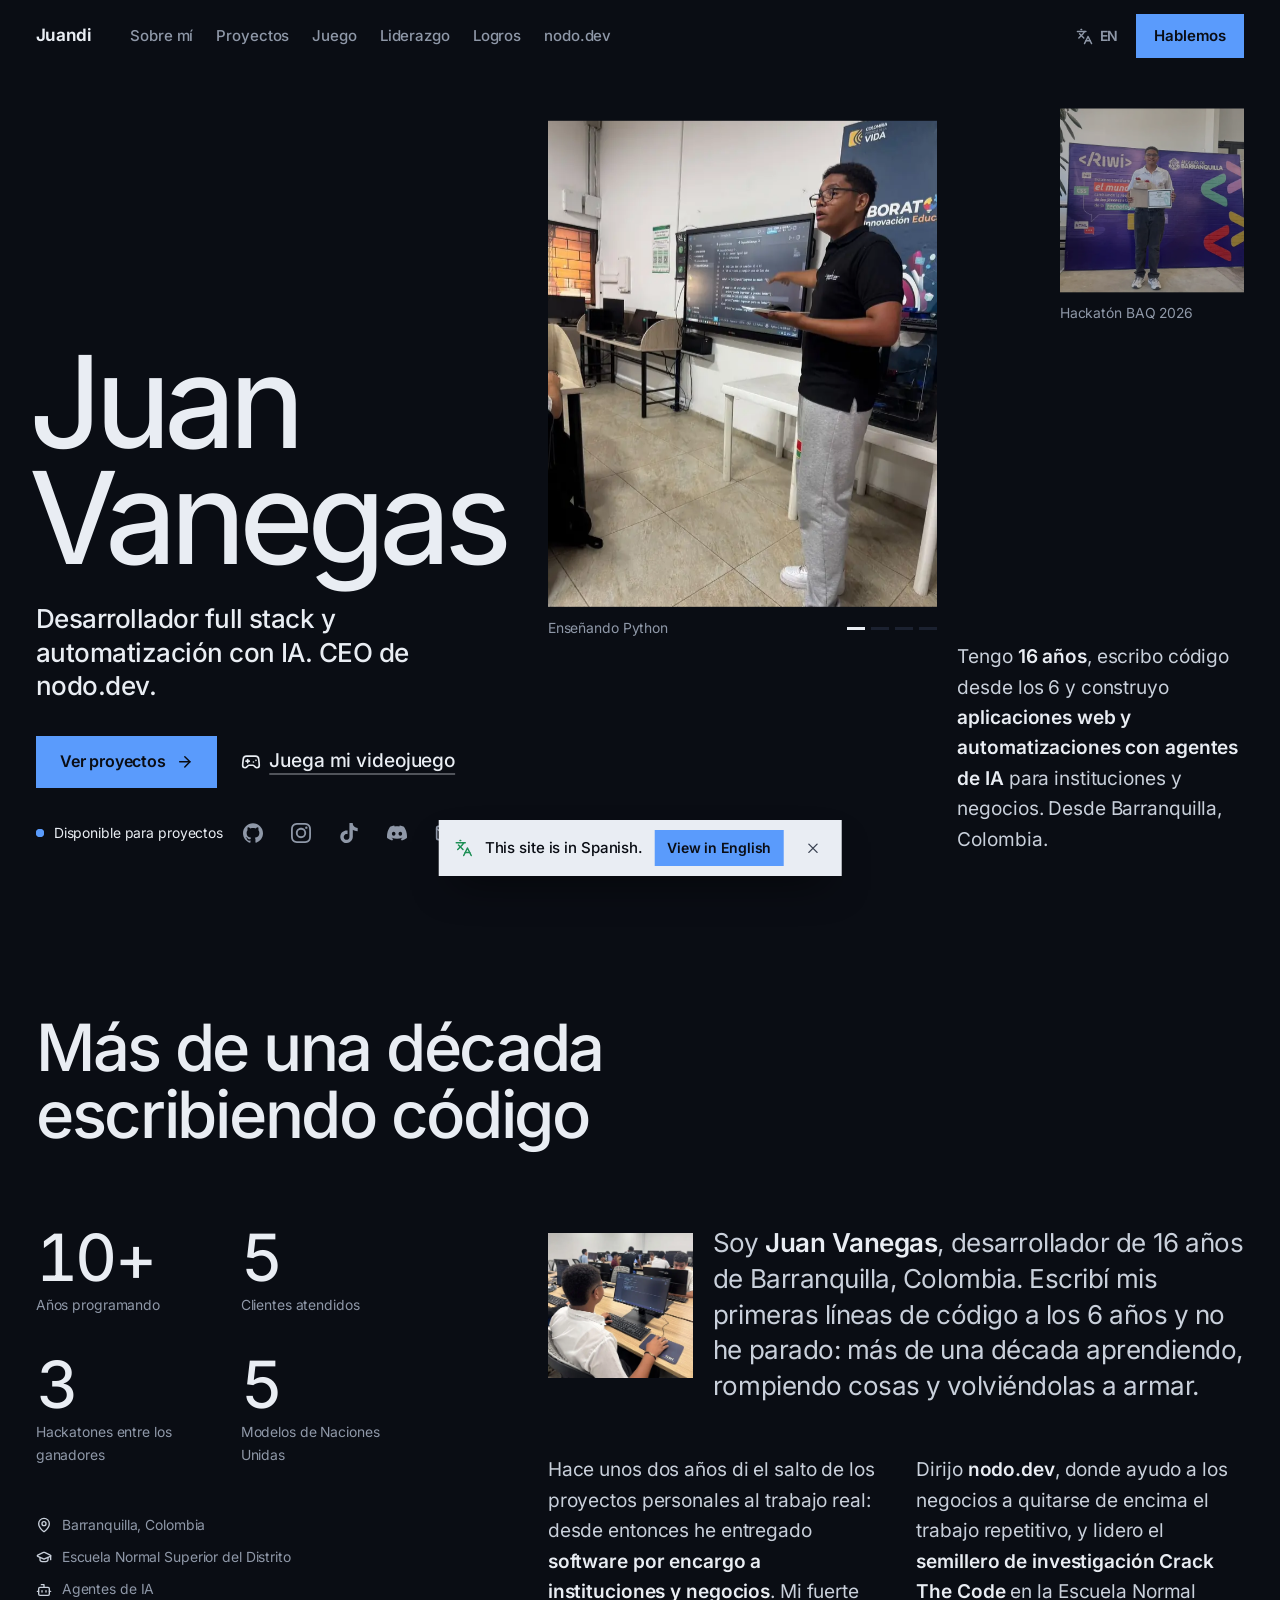
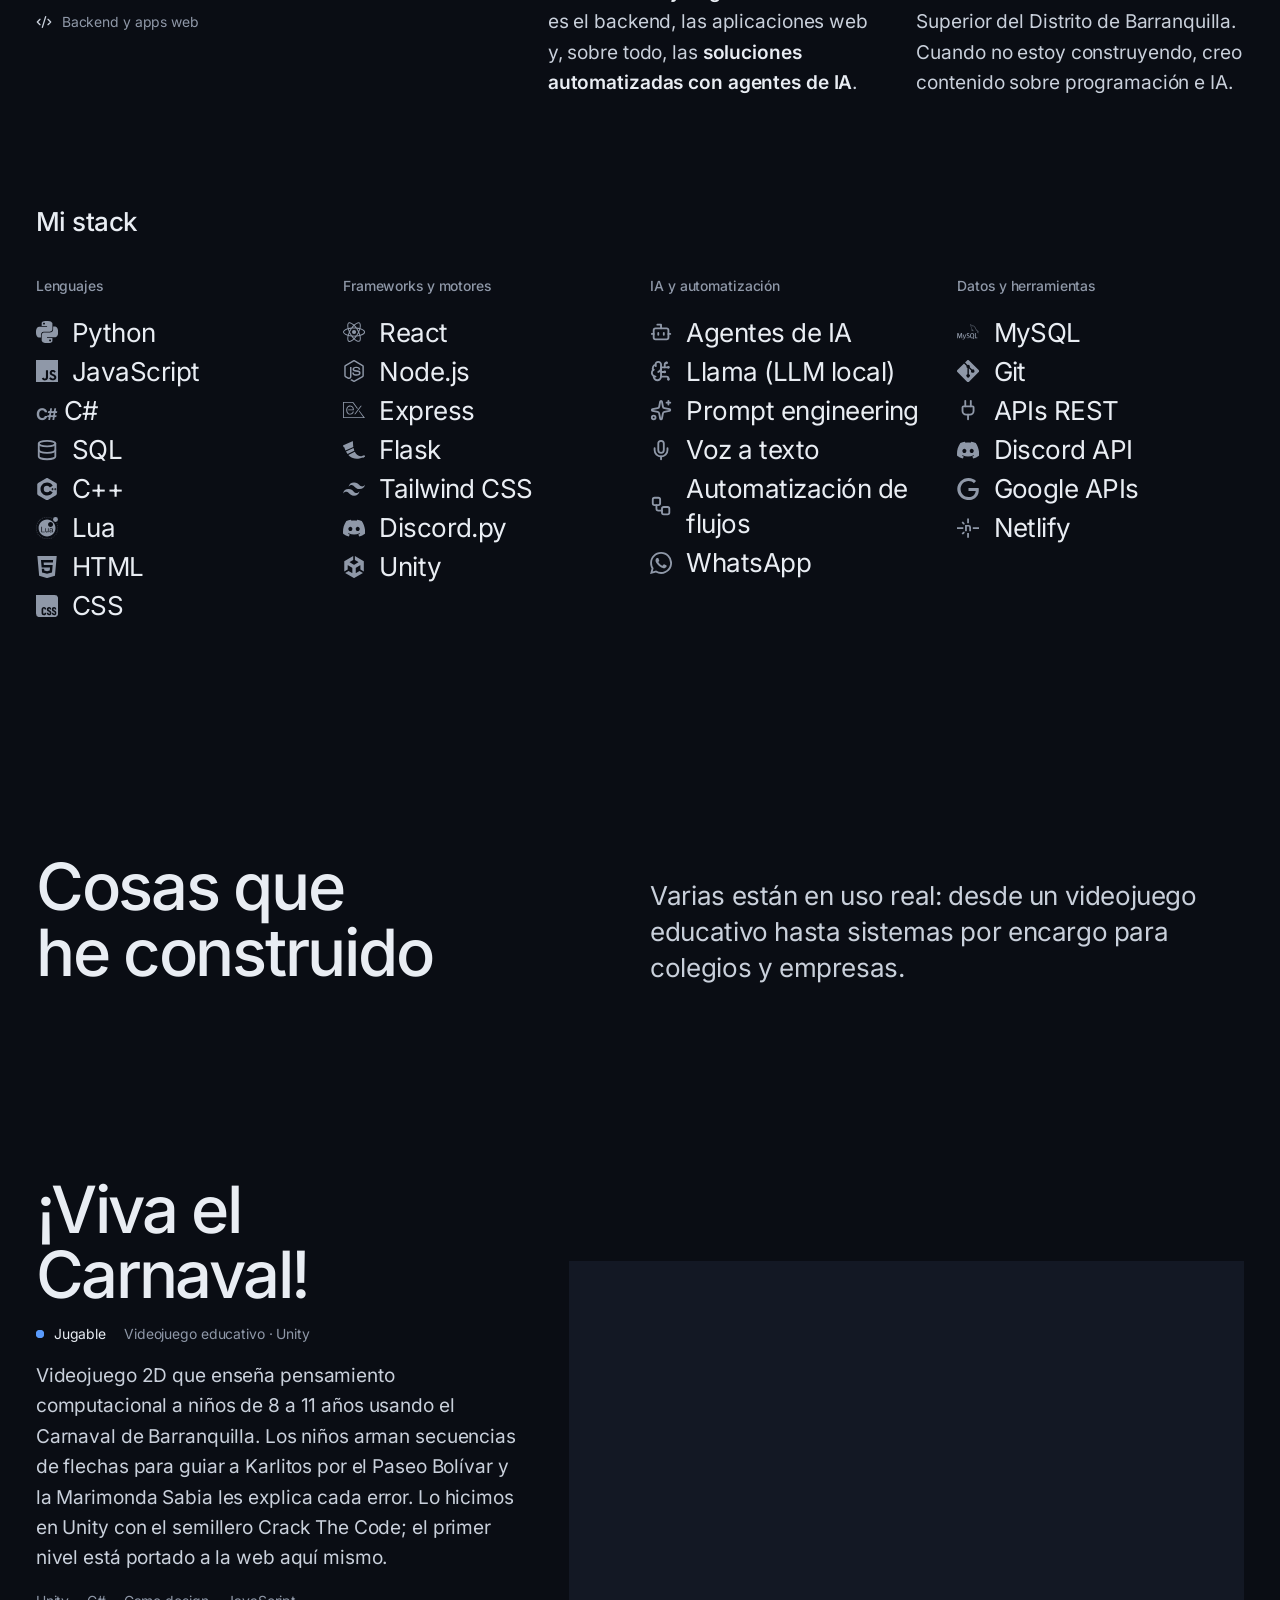
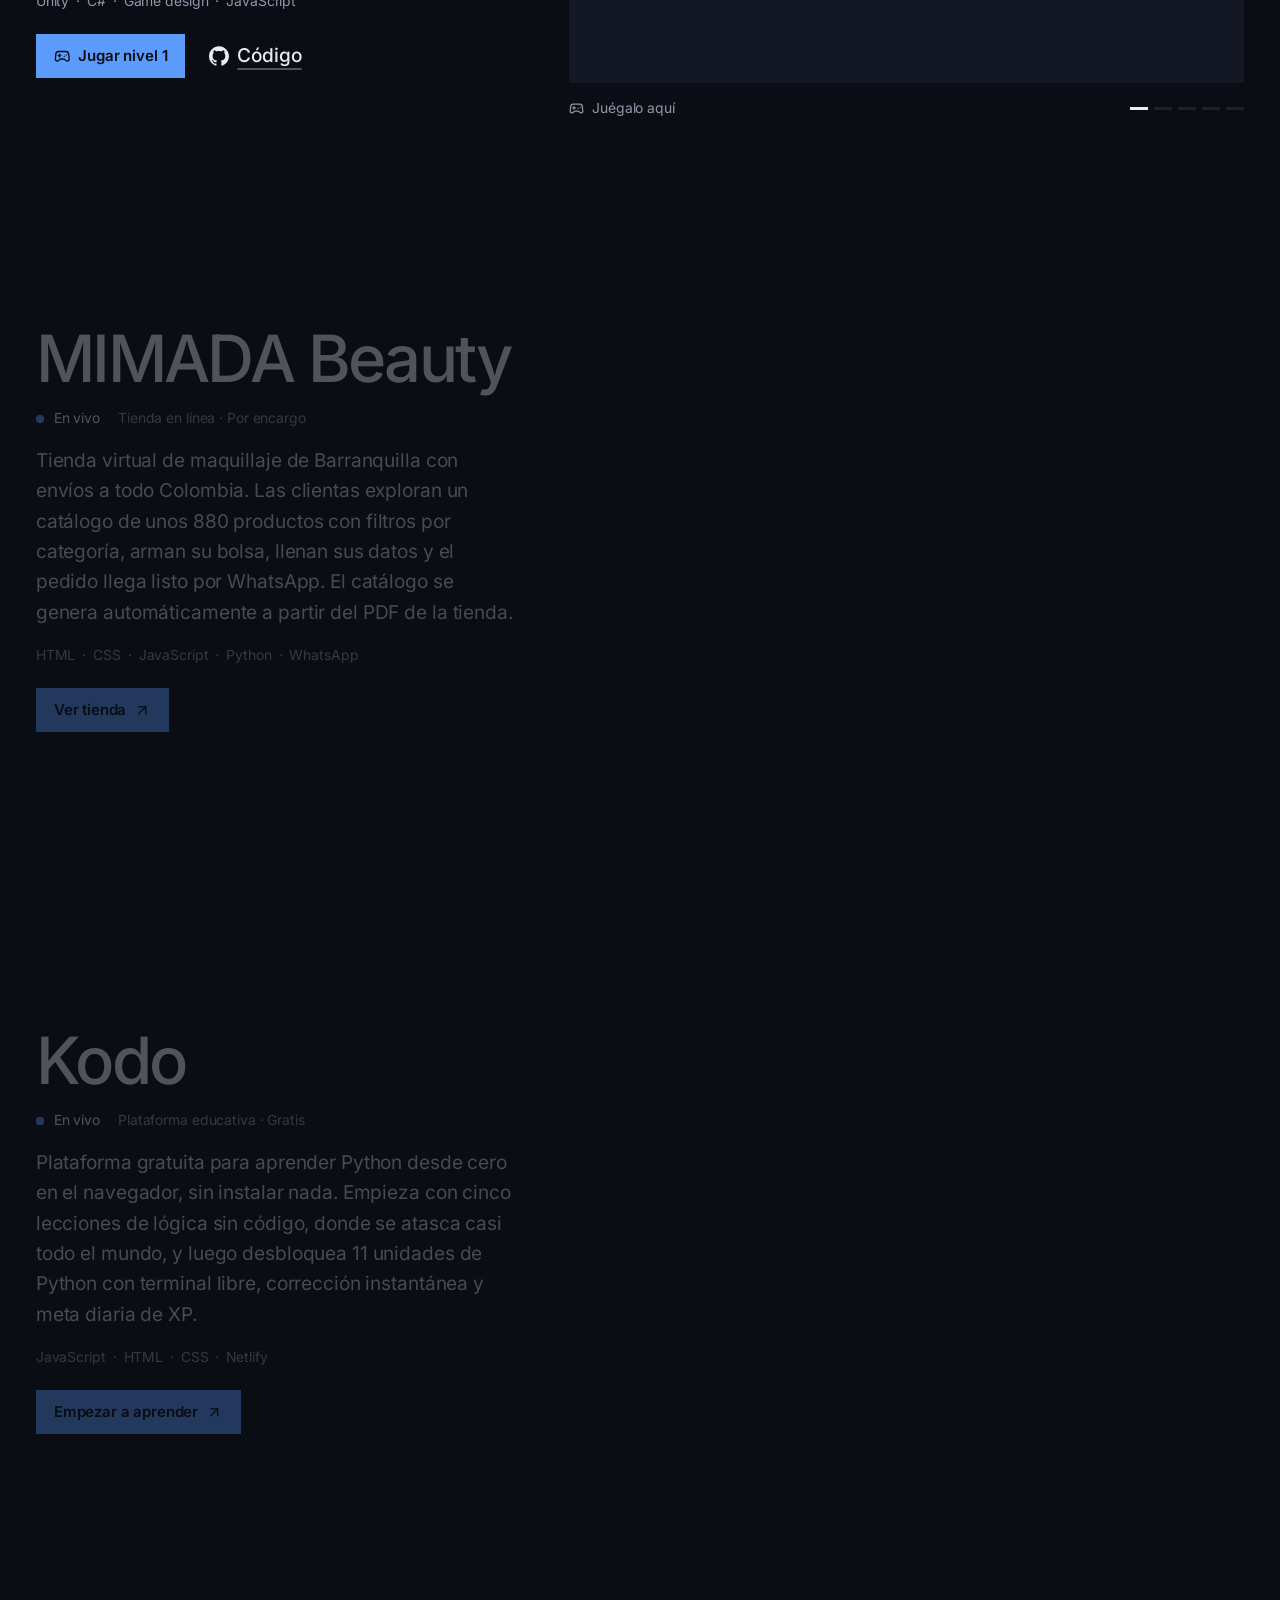
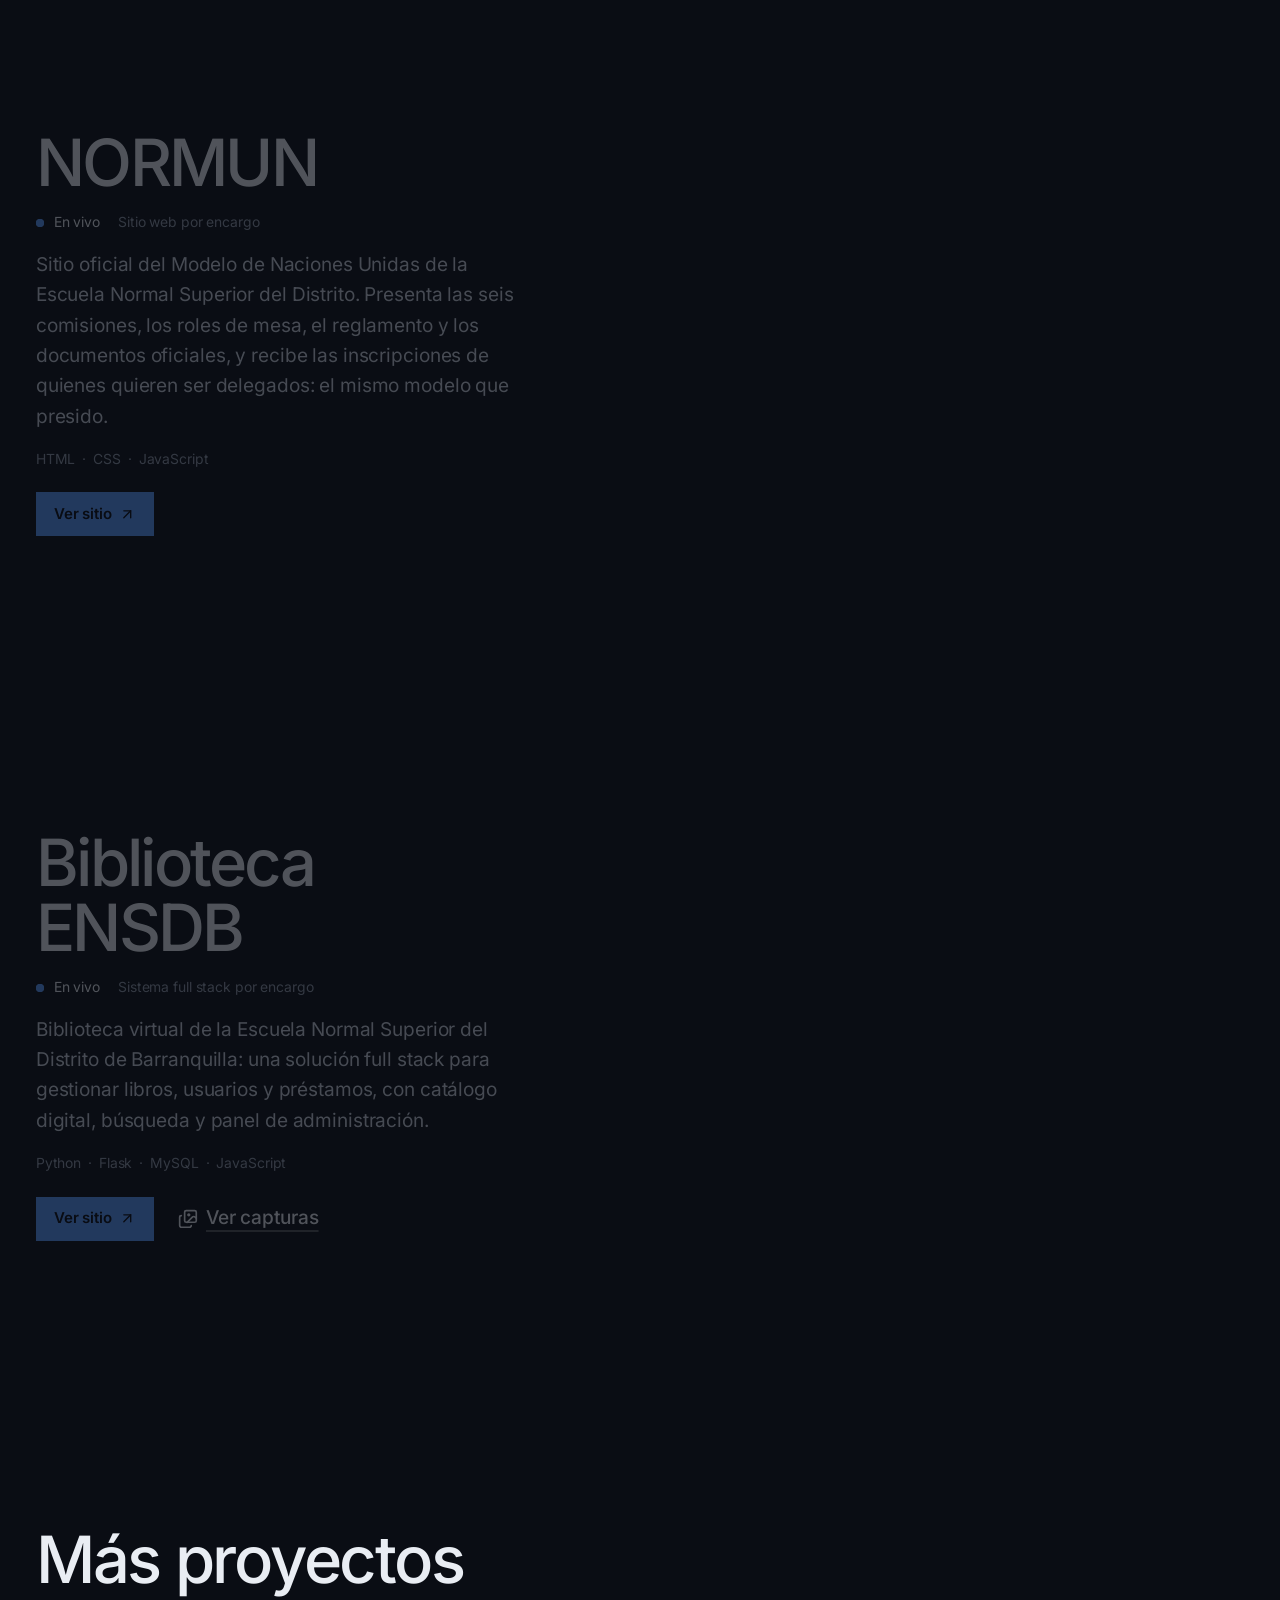
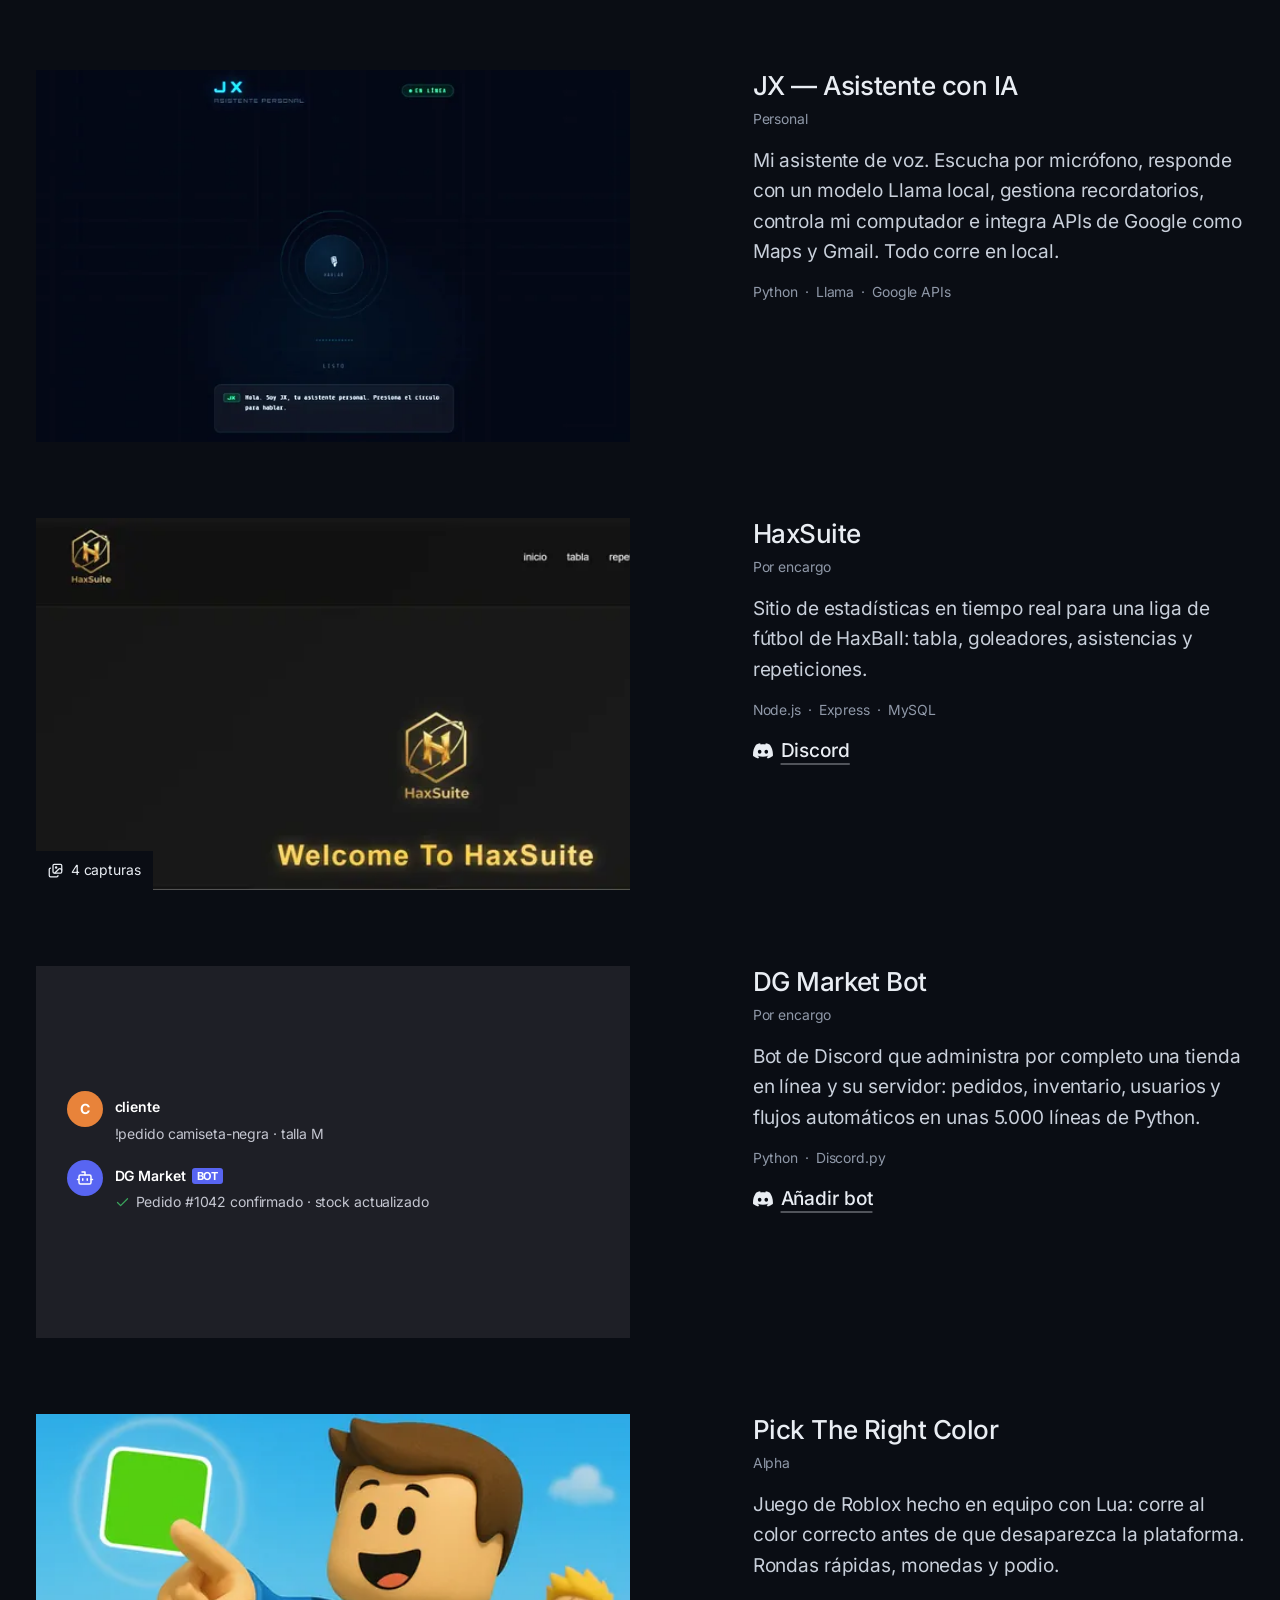
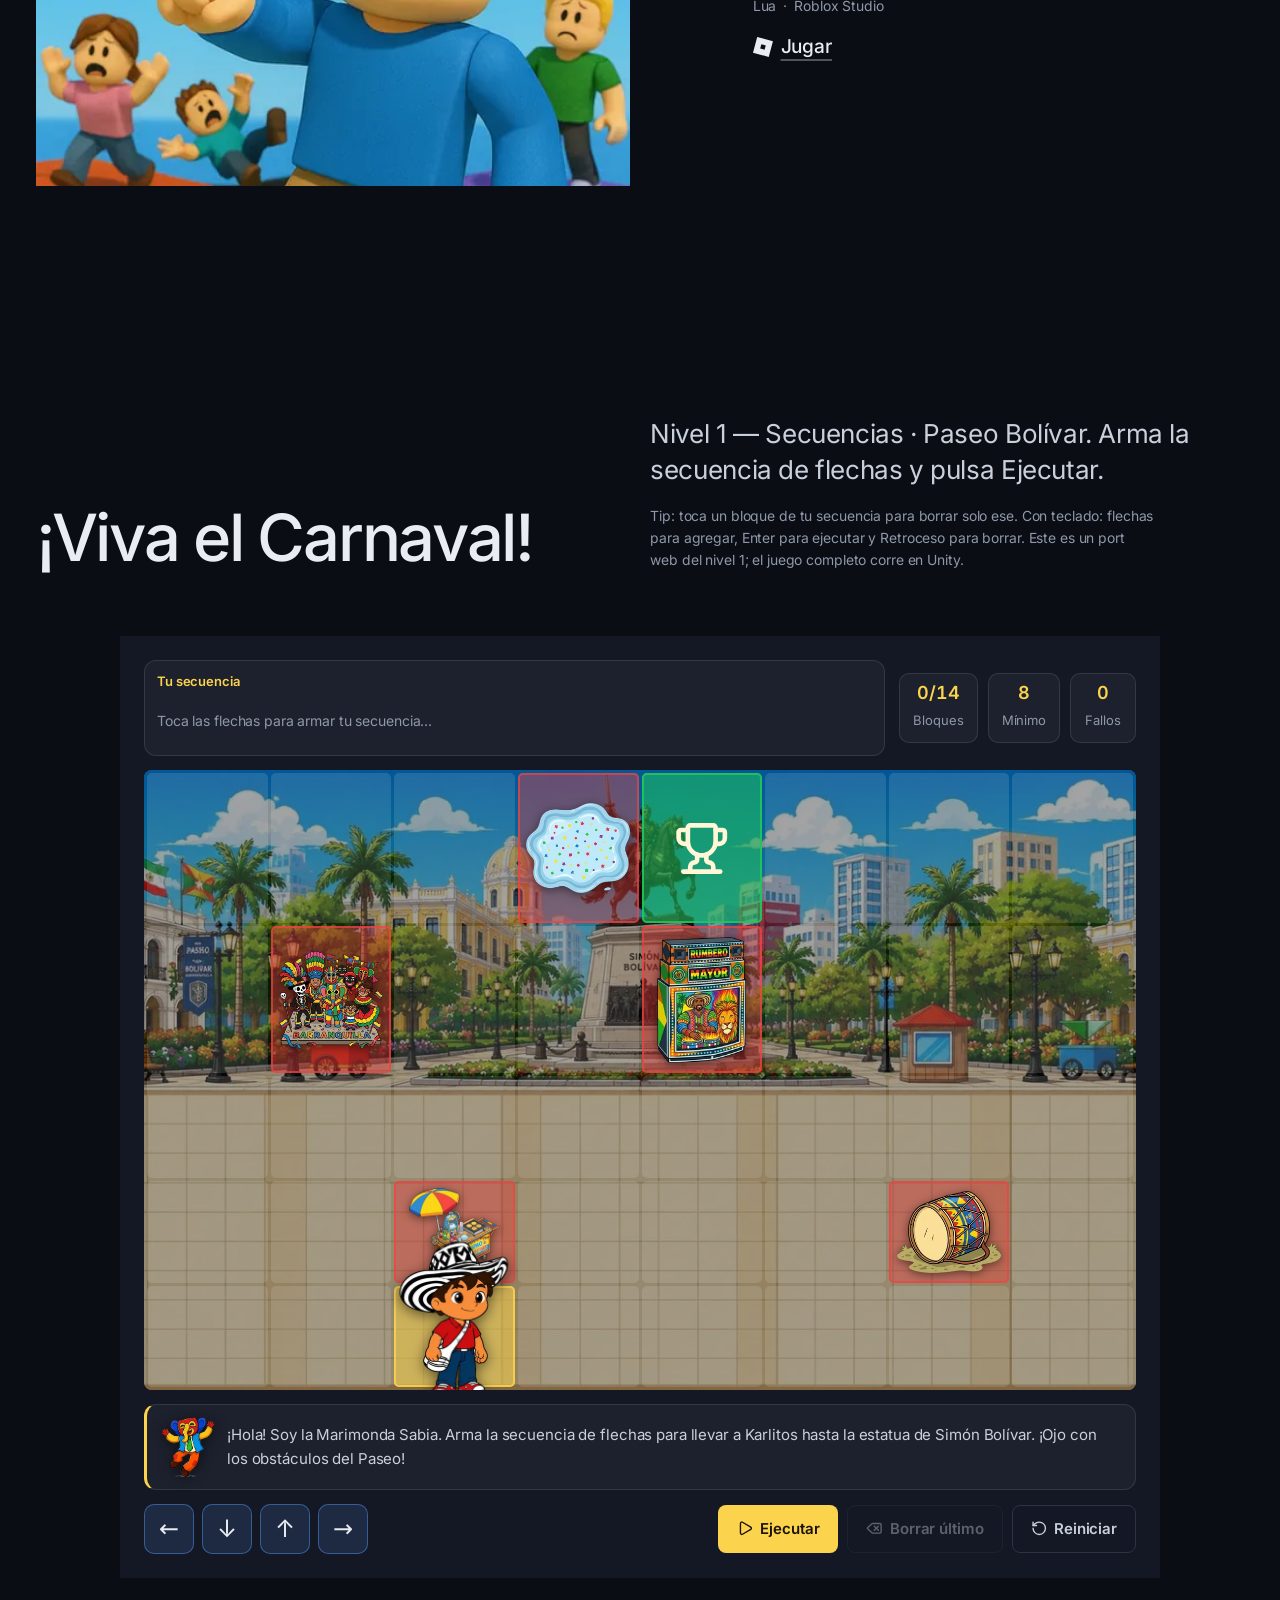
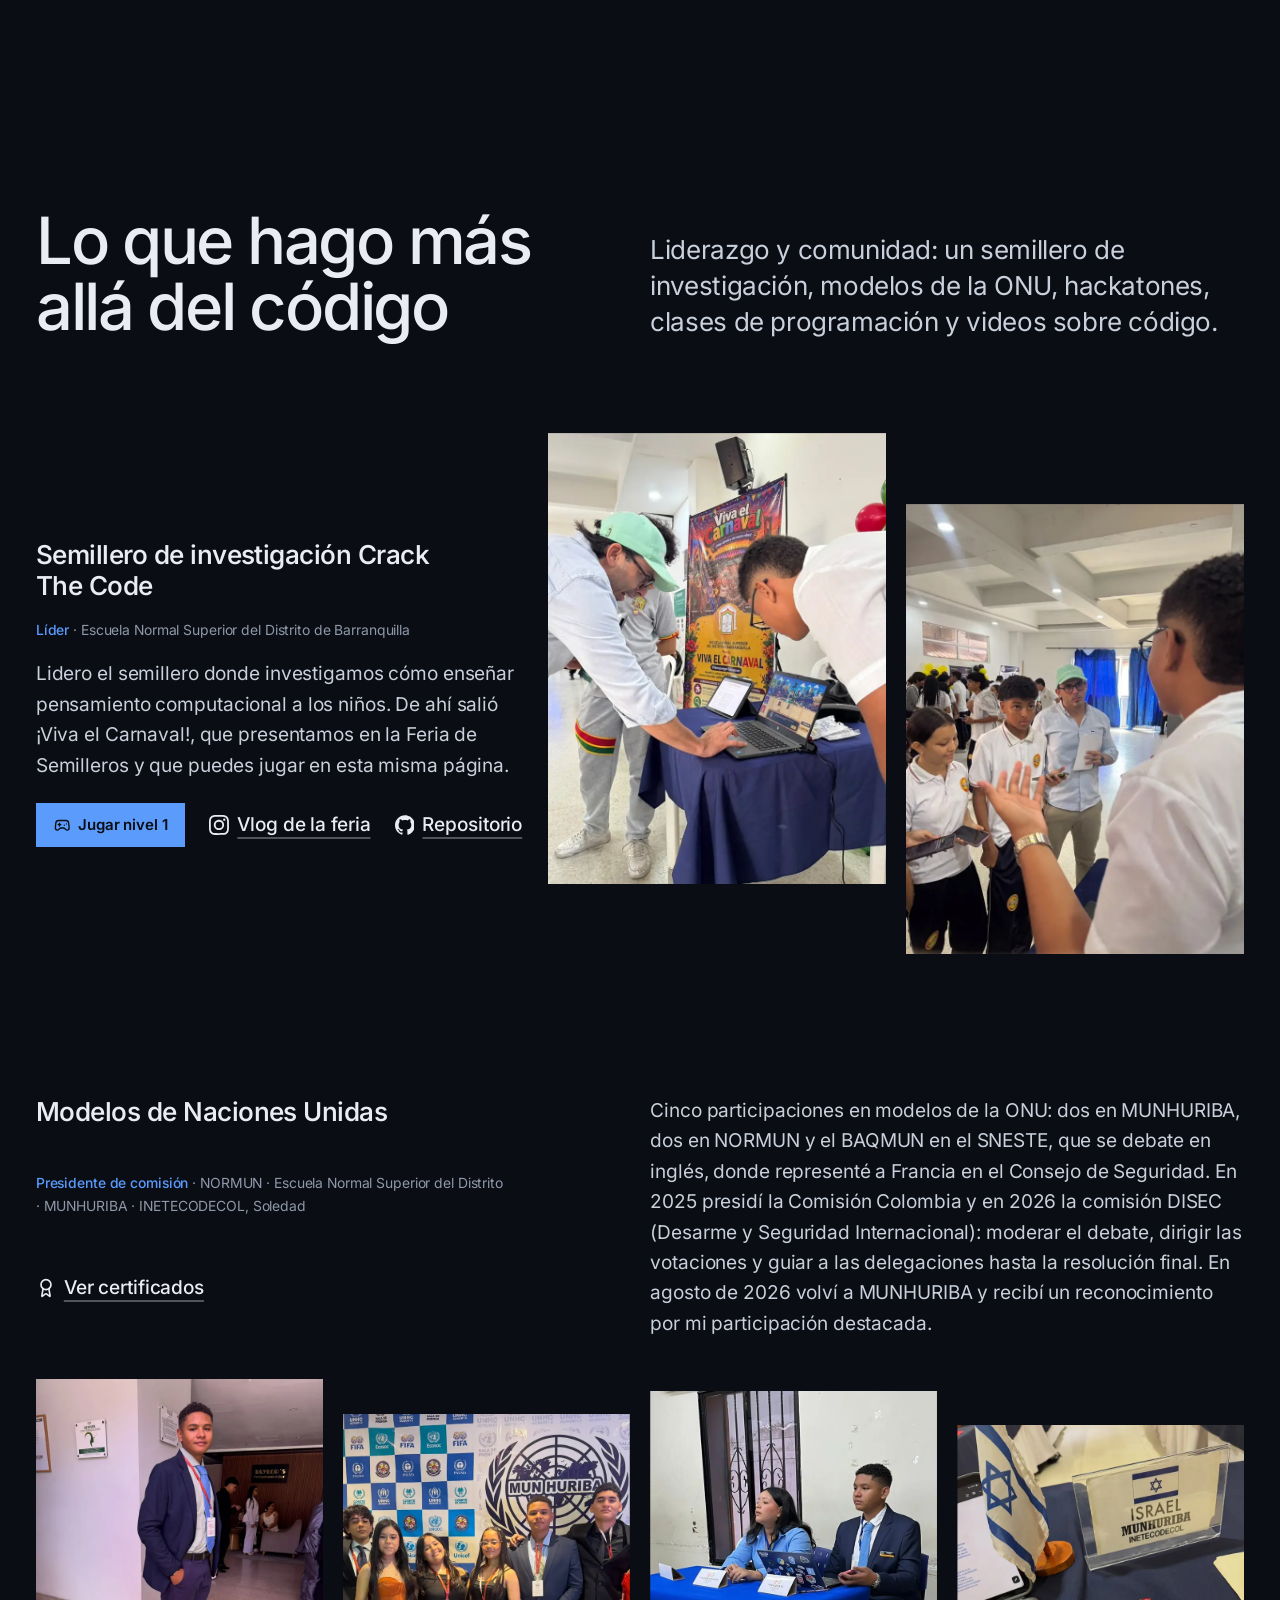
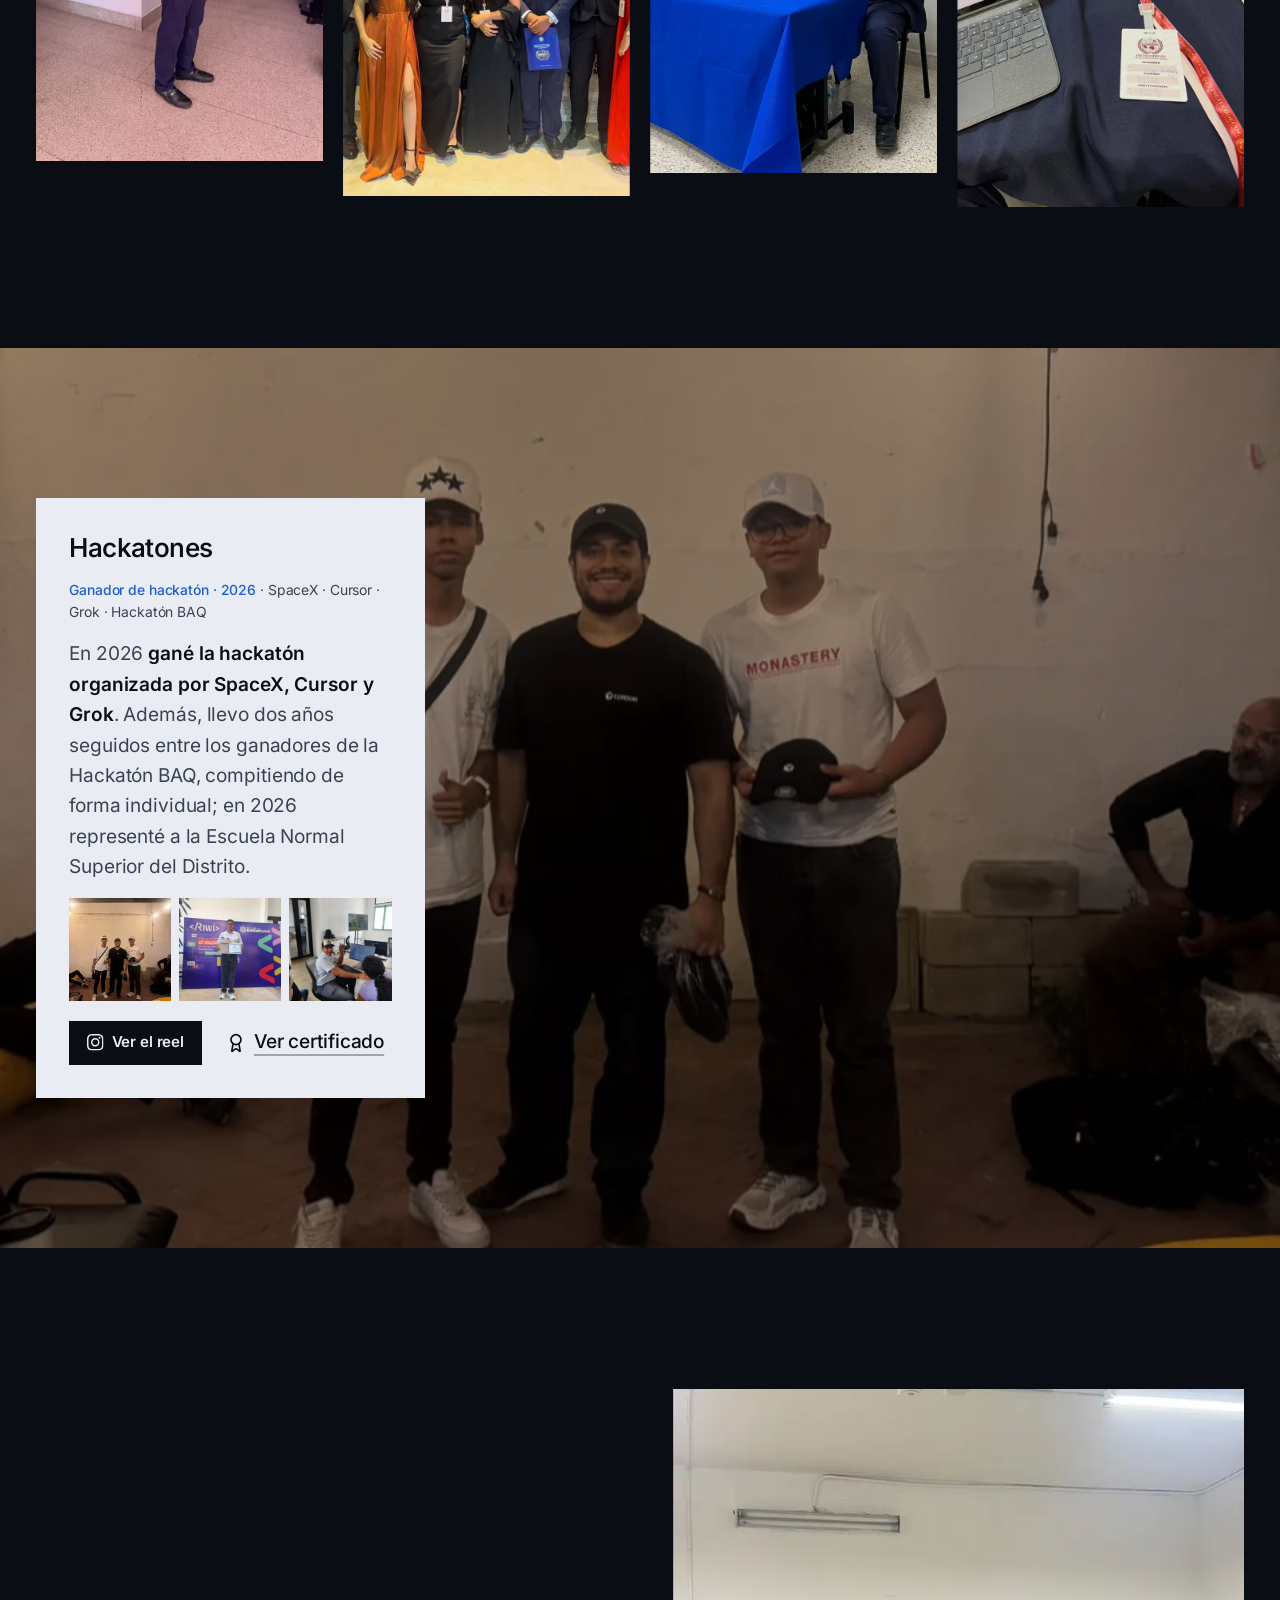
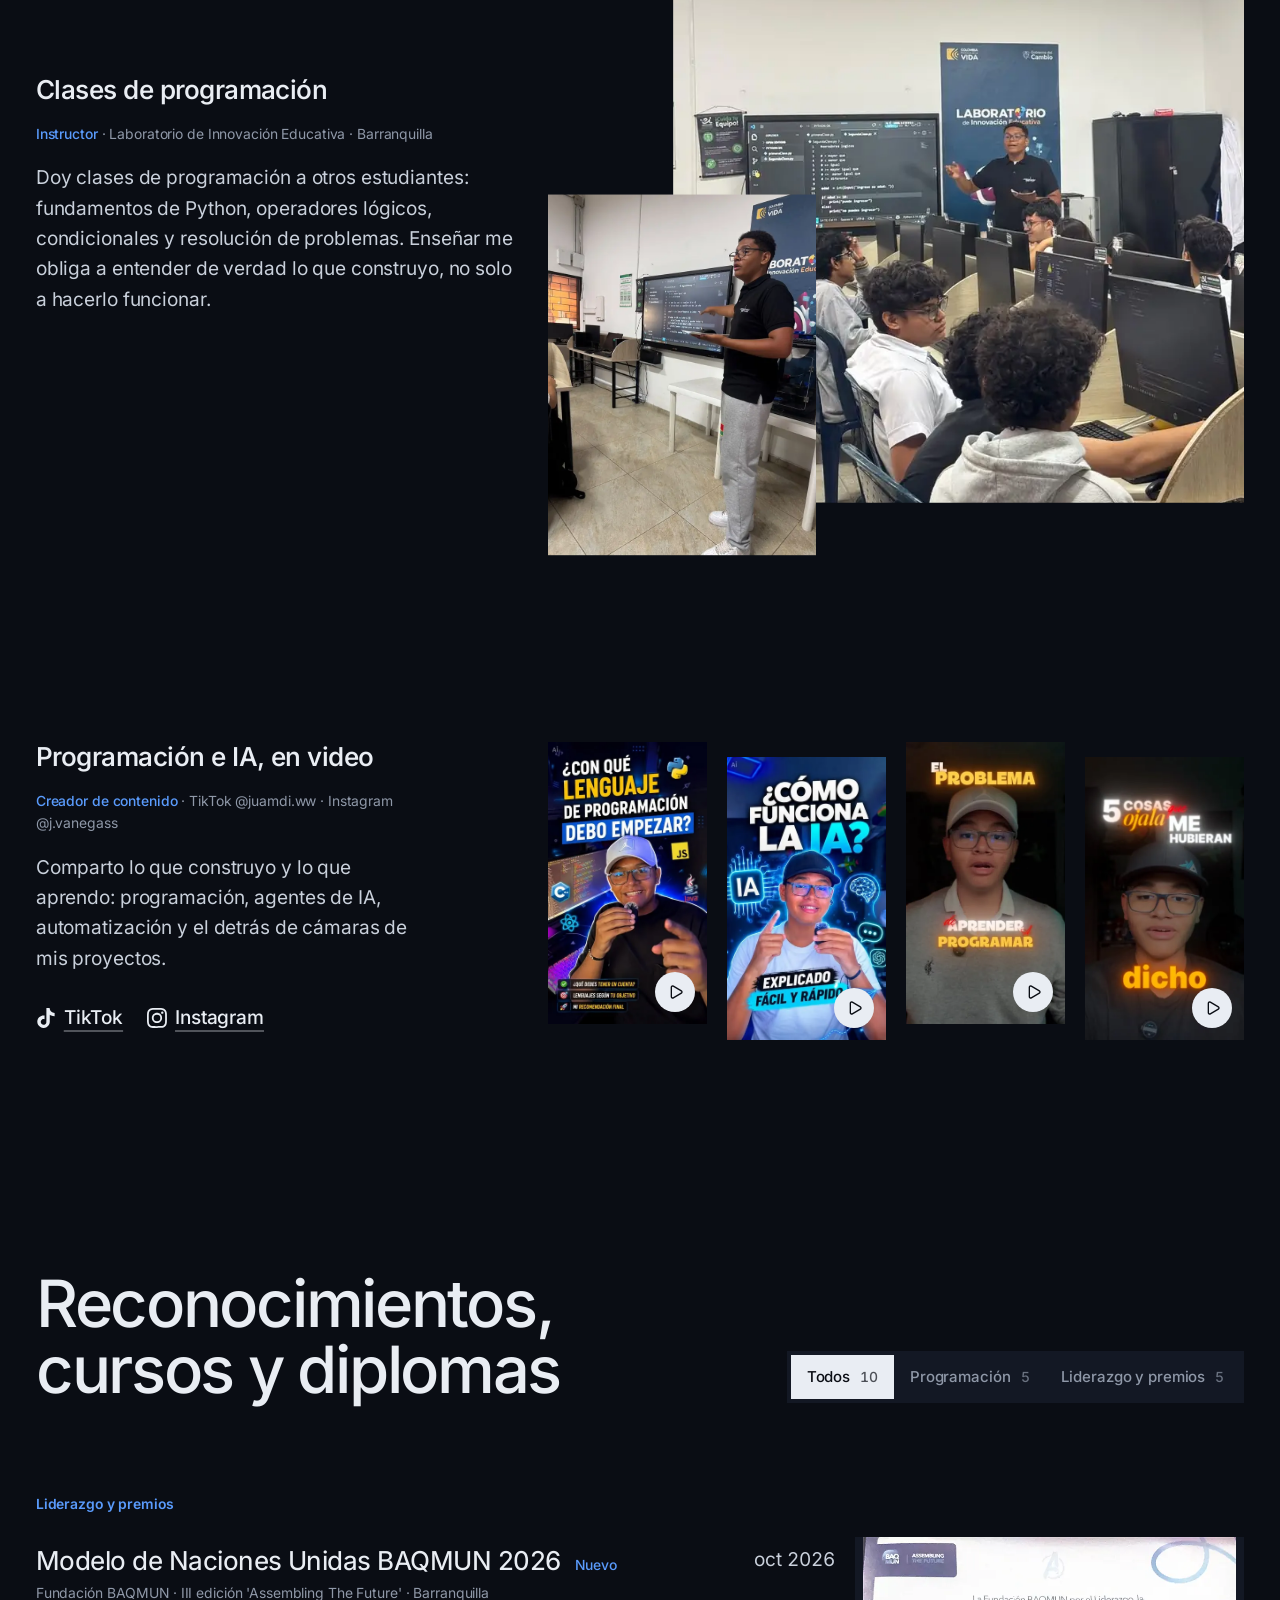
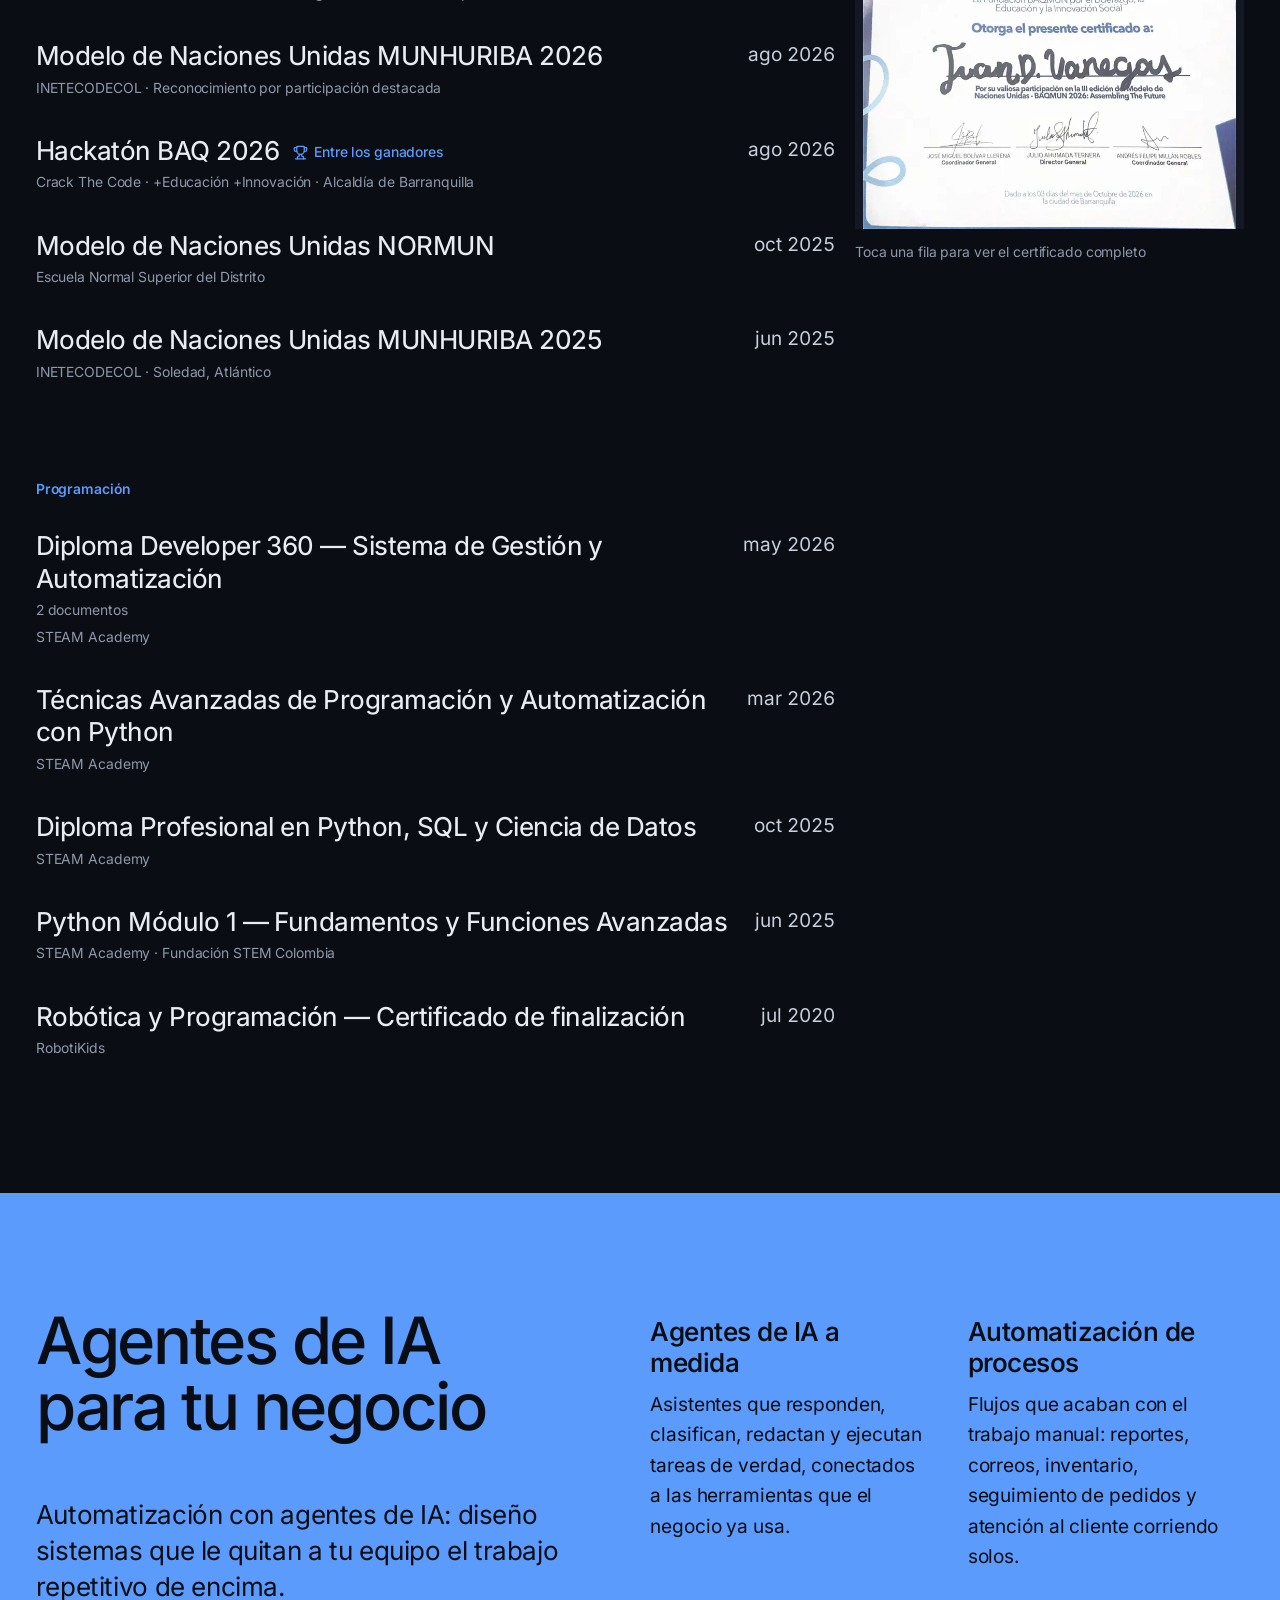
<file: index.html>
<!DOCTYPE html>
<html lang="es" data-lang="es">
<head>
    <meta charset="UTF-8">
    <meta name="viewport" content="width=device-width, initial-scale=1">
    <title data-en="Juan Vanegas — Full Stack Developer &amp; AI Automation">Juan Vanegas — Desarrollador Full Stack y automatización con IA</title>
    <meta name="description" content="Juan Vanegas (Juandi), desarrollador full stack de 16 años y CEO de nodo.dev en Barranquilla, Colombia. Apps web, automatización con agentes de IA, videojuegos educativos y liderazgo estudiantil." data-en-content="Juan Vanegas (Juandi), 16-year-old full stack developer and CEO of nodo.dev from Barranquilla, Colombia. Web apps, AI-agent automation, educational games and student leadership.">
    <meta name="author" content="Juan Vanegas">
    <meta name="theme-color" content="#0a0d14">
    <meta name="color-scheme" content="dark">
    <link rel="canonical" href="https://juanvanegas.dev/">

    <!-- Vista previa al compartir (WhatsApp, LinkedIn, X, Facebook) -->
    <meta property="og:type" content="website">
    <meta property="og:site_name" content="Juan Vanegas">
    <meta property="og:locale" content="es_CO">
    <meta property="og:locale:alternate" content="en_US">
    <meta property="og:url" content="https://juanvanegas.dev/">
    <meta property="og:title" content="Juan Vanegas — Desarrollador Full Stack · CEO de nodo.dev">
    <meta property="og:description" content="Apps web, automatización con agentes de IA y proyectos reales desde Barranquilla, Colombia.">
    <meta property="og:image" content="https://juanvanegas.dev/static/img/og-image.jpg">
    <meta property="og:image:width" content="1200">
    <meta property="og:image:height" content="630">
    <meta property="og:image:alt" content="Juan Vanegas, desarrollador full stack y CEO de nodo.dev">
    <meta name="twitter:card" content="summary_large_image">
    <meta name="twitter:title" content="Juan Vanegas — Desarrollador Full Stack · CEO de nodo.dev">
    <meta name="twitter:description" content="Apps web, automatización con agentes de IA y proyectos reales desde Barranquilla, Colombia.">
    <meta name="twitter:image" content="https://juanvanegas.dev/static/img/og-image.jpg">

    <link rel="icon" href="static/img/icons/favicon-32.png" sizes="32x32" type="image/png">
    <link rel="icon" href="static/img/favicon.svg" type="image/svg+xml">
    <link rel="apple-touch-icon" href="static/img/icons/apple-touch-icon.png">
    <link rel="manifest" href="site.webmanifest">

    <link rel="preload" href="static/fonts/inter-latin.woff2" as="font" type="font/woff2" crossorigin>
    <link rel="stylesheet" href="static/style/styles.css">
    <link rel="stylesheet" href="static/style/game.css">
    <script src="static/js/script.js" defer></script>
    <script src="static/js/motion.js" defer></script>
    <script src="static/js/game.js" defer></script>

    <script type="application/ld+json">
    {
        "@context": "https://schema.org",
        "@graph": [
            {
                "@type": "Person",
                "@id": "https://juanvanegas.dev/#juan",
                "name": "Juan Vanegas",
                "alternateName": ["Juandi", "Juan Diego Vanegas"],
                "url": "https://juanvanegas.dev/",
                "image": "https://juanvanegas.dev/static/img/og-image.jpg",
                "jobTitle": "Desarrollador Full Stack",
                "description": "Desarrollador full stack y fundador de nodo.dev. Construye aplicaciones web y automatizaciones con agentes de IA.",
                "address": { "@type": "PostalAddress", "addressLocality": "Barranquilla", "addressRegion": "Atlántico", "addressCountry": "CO" },
                "worksFor": { "@type": "Organization", "name": "nodo.dev", "sameAs": "https://www.instagram.com/nodo.dev/" },
                "affiliation": { "@type": "EducationalOrganization", "name": "Escuela Normal Superior del Distrito de Barranquilla" },
                "knowsAbout": ["Python", "JavaScript", "React", "Node.js", "Flask", "MySQL", "Agentes de IA", "Automatización de procesos", "Unity"],
                "sameAs": ["https://github.com/Juandi0127", "https://www.instagram.com/j.vanegass/", "https://www.tiktok.com/@juamdi.ww"]
            },
            {
                "@type": "WebSite",
                "@id": "https://juanvanegas.dev/#website",
                "url": "https://juanvanegas.dev/",
                "name": "Juan Vanegas",
                "inLanguage": ["es", "en"],
                "author": { "@id": "https://juanvanegas.dev/#juan" }
            }
        ]
    }
    </script>
</head>
<body>
    <a class="skip-link" href="#main" data-en="Skip to content">Saltar al contenido</a>

    <!-- ===================== NAVEGACIÓN ===================== -->
    <header class="site-header">
        <nav class="nav" aria-label="Principal" data-en-aria-label="Main">
            <a href="#inicio" class="nav-logo" aria-label="Juan Vanegas, ir al inicio" data-en-aria-label="Juan Vanegas, go to top">Juandi</a>

            <ul class="nav-links" id="navLinks">
                <li><a href="#sobre-mi" data-en="About">Sobre mí</a></li>
                <li><a href="#proyectos" data-en="Projects">Proyectos</a></li>
                <li><a href="#juego" data-en="Game">Juego</a></li>
                <li><a href="#liderazgo" data-en="Leadership">Liderazgo</a></li>
                <li><a href="#logros" data-en="Awards">Logros</a></li>
                <li><a href="#nodo">nodo.dev</a></li>
                <li class="nav-contact-mobile"><a href="#contacto" data-en="Contact">Contacto</a></li>
            </ul>

            <div class="nav-actions">
                <button class="lang-toggle" type="button" aria-label="Ver el sitio en inglés">
                    <svg class="icon" aria-hidden="true"><use href="static/img/icons.svg#languages"></use></svg>
                    <span class="lang-toggle-label">EN</span>
                </button>
                <a href="#contacto" class="btn btn-primary btn-sm nav-cta" data-en="Let's talk">Hablemos</a>
                <button class="nav-toggle" type="button" aria-controls="navLinks" aria-expanded="false" aria-label="Abrir menú">
                    <span class="nav-toggle-label">Menú</span>
                    <span class="nav-toggle-icon" aria-hidden="true"><i></i><i></i></span>
                </button>
            </div>
        </nav>
    </header>

    <main id="main">

        <!-- ===================== HERO ===================== -->
        <section class="hero" id="inicio" aria-labelledby="hero-title">
            <div class="wrap hero-grid">
                <div class="hero-copy">
                    <h1 class="hero-title" id="hero-title">
                        <span class="line"><span data-line style="--i:0">Juan</span></span>
                        <span class="line"><span data-line style="--i:1">Vanegas</span></span>
                    </h1>
                    <p class="hero-role" data-load style="--d:380ms" data-en="Full stack developer and AI automation. CEO of nodo.dev.">Desarrollador full stack y automatización con IA. CEO de nodo.dev.</p>
                    <p class="hero-lead" data-load style="--d:460ms" data-en-html="I'm &lt;strong&gt;16&lt;/strong&gt;, I've been writing code since I was 6, and I build &lt;strong&gt;web apps and AI-agent automations&lt;/strong&gt; for schools and businesses. Based in Barranquilla, Colombia.">
                        Tengo <strong>16 años</strong>, escribo código desde los 6 y construyo <strong>aplicaciones web y automatizaciones con agentes de IA</strong> para instituciones y negocios. Desde Barranquilla, Colombia.
                    </p>
                    <div class="hero-actions" data-load style="--d:540ms">
                        <a href="#proyectos" class="btn btn-primary">
                            <span data-en="See my projects">Ver proyectos</span>
                            <svg class="icon" aria-hidden="true"><use href="static/img/icons.svg#arrow-right"></use></svg>
                        </a>
                        <a href="#juego" class="text-link">
                            <svg class="icon" aria-hidden="true"><use href="static/img/icons.svg#gamepad-2"></use></svg>
                            <span data-en="Play my game">Juega mi videojuego</span>
                        </a>
                    </div>
                    <div class="hero-foot" data-load style="--d:620ms">
                        <p class="status"><span class="status-dot" aria-hidden="true"></span><span data-en="Open to projects">Disponible para proyectos</span></p>
                        <ul class="socials" aria-label="Redes sociales" data-en-aria-label="Social links">
                            <li><a href="https://github.com/Juandi0127" target="_blank" rel="noopener" aria-label="GitHub"><svg class="icon" aria-hidden="true"><use href="static/img/icons.svg#github"></use></svg></a></li>
                            <li><a href="https://www.instagram.com/j.vanegass/" target="_blank" rel="noopener" aria-label="Instagram"><svg class="icon" aria-hidden="true"><use href="static/img/icons.svg#instagram"></use></svg></a></li>
                            <li><a href="https://www.tiktok.com/@juamdi.ww" target="_blank" rel="noopener" aria-label="TikTok"><svg class="icon" aria-hidden="true"><use href="static/img/icons.svg#tiktok"></use></svg></a></li>
                            <li><a href="https://discord.com/users/975849415300505643" target="_blank" rel="noopener" aria-label="Discord"><svg class="icon" aria-hidden="true"><use href="static/img/icons.svg#discord"></use></svg></a></li>
                            <li><a href="mailto:vanegasarrietajuandiego@gmail.com" aria-label="Correo" data-en-aria-label="Email"><svg class="icon" aria-hidden="true"><use href="static/img/icons.svg#mail"></use></svg></a></li>
                        </ul>
                    </div>
                </div>

                <figure class="hero-main" data-crossfade>
                    <div class="hero-frame" data-open data-parallax="-6">
                        <img class="is-current" src="static/img/photos/clase-python-sm.webp" srcset="static/img/photos/clase-python-sm.webp 720w, static/img/photos/clase-python.webp 900w" sizes="(min-width: 1024px) 32vw, 78vw" width="720" height="960" alt="Juan explicando código Python frente a un grupo de estudiantes" data-en-alt="Juan explaining Python code to a group of students" data-caption="Enseñando Python" data-en-caption="Teaching Python" fetchpriority="high" decoding="async">
                        <img src="static/img/photos/normun-debate-sm.webp" width="675" height="1200" alt="Juan de traje dirigiendo el debate en el modelo NORMUN" data-en-alt="Juan in a suit leading the debate at NORMUN" data-caption="Presidiendo NORMUN" data-en-caption="Chairing NORMUN" decoding="async" fetchpriority="low" style="object-position: 50% 22%">
                        <img src="static/img/photos/hackaton-cursor-2026-ganadores-sm.webp" srcset="static/img/photos/hackaton-cursor-2026-ganadores-sm.webp 720w, static/img/photos/hackaton-cursor-2026-ganadores.webp 960w" sizes="(min-width: 1024px) 32vw, 78vw" width="720" height="960" alt="Juan con su premio como ganador de la hackatón de SpaceX, Cursor y Grok" data-en-alt="Juan with his prize as a winner of the SpaceX, Cursor and Grok hackathon" data-caption="Ganador de la hackatón de SpaceX, Cursor y Grok" data-en-caption="Winner of the SpaceX, Cursor and Grok hackathon" decoding="async" fetchpriority="low">
                        <img src="static/img/photos/semillero-stand-sm.webp" srcset="static/img/photos/semillero-stand-sm.webp 720w, static/img/photos/semillero-stand.webp 900w" sizes="(min-width: 1024px) 32vw, 78vw" width="720" height="960" alt="Juan mostrando ¡Viva el Carnaval! en un portátil durante la feria" data-en-alt="Juan showing ¡Viva el Carnaval! on a laptop at the fair" data-caption="¡Viva el Carnaval! en la Feria de Semilleros" data-en-caption="¡Viva el Carnaval! at the seedbed fair" decoding="async" fetchpriority="low" style="object-position: 60% 40%">
                    </div>
                    <figcaption class="hero-caption" data-load style="--d:900ms">
                        <span class="hero-caption-text">Enseñando Python</span>
                        <span class="hero-dots" aria-hidden="true"><i class="is-current"></i><i></i><i></i><i></i></span>
                    </figcaption>
                </figure>

                <figure class="hero-small" data-open data-parallax="10">
                    <img src="static/img/photos/hackaton-2026-premiacion-sm.webp" width="720" height="540" alt="Juan con su certificado en la Hackatón BAQ 2026" data-en-alt="Juan holding his certificate at Hackatón BAQ 2026" decoding="async">
                    <figcaption>Hackatón BAQ 2026</figcaption>
                </figure>
            </div>
        </section>

        <!-- ===================== SOBRE MÍ ===================== -->
        <section class="section about" id="sobre-mi" aria-labelledby="about-title">
            <div class="wrap">
                <h2 class="section-title" id="about-title" data-split data-en="Over a decade of writing code">Más de una década escribiendo código</h2>

                <div class="about-grid">
                    <aside class="about-aside" data-reveal-group>
                        <dl class="about-stats">
                            <div class="stat" data-reveal>
                                <dt data-en="Years coding">Años programando</dt>
                                <dd><span data-count="10">10</span>+</dd>
                            </div>
                            <div class="stat" data-reveal>
                                <dt data-en="Clients served">Clientes atendidos</dt>
                                <dd><span data-count="5">5</span></dd>
                            </div>
                            <div class="stat" data-reveal>
                                <dt data-en="Hackathons among the winners">Hackatones entre los ganadores</dt>
                                <dd><span data-count="3">3</span></dd>
                            </div>
                            <div class="stat" data-reveal>
                                <dt data-en="Model UN conferences">Modelos de Naciones Unidas</dt>
                                <dd><span data-count="5">5</span></dd>
                            </div>
                        </dl>
                        <ul class="about-facts" data-reveal>
                            <li><svg class="icon" aria-hidden="true"><use href="static/img/icons.svg#map-pin"></use></svg>Barranquilla, Colombia</li>
                            <li><svg class="icon" aria-hidden="true"><use href="static/img/icons.svg#graduation-cap"></use></svg>Escuela Normal Superior del Distrito</li>
                            <li><svg class="icon" aria-hidden="true"><use href="static/img/icons.svg#bot"></use></svg><span data-en="AI agents">Agentes de IA</span></li>
                            <li><svg class="icon" aria-hidden="true"><use href="static/img/icons.svg#code-xml"></use></svg><span data-en="Backend &amp; web apps">Backend y apps web</span></li>
                        </ul>
                    </aside>

                    <div class="about-body" data-reveal-group>
                        <div class="about-statement" data-reveal>
                            <img class="about-portrait" src="static/img/photos/hackaton-2026-programando-sm.webp" width="720" height="960" alt="Juan programando en un computador durante la Hackatón BAQ 2026" data-en-alt="Juan coding on a computer at Hackatón BAQ 2026" loading="lazy" decoding="async">
                            <p data-en-html="I'm &lt;strong&gt;Juan Vanegas&lt;/strong&gt;, a 16-year-old developer from Barranquilla, Colombia. I wrote my first lines of code at 6 and never stopped — over a decade of learning, breaking things and building them back up.">
                                Soy <strong>Juan Vanegas</strong>, desarrollador de 16 años de Barranquilla, Colombia. Escribí mis primeras líneas de código a los 6 años y no he parado: más de una década aprendiendo, rompiendo cosas y volviéndolas a armar.
                            </p>
                        </div>
                        <div class="about-cols">
                            <p data-reveal data-en-html="About two years ago I jumped from personal projects to real work: since then I've delivered &lt;strong&gt;commissioned software to schools and businesses&lt;/strong&gt;. My strong suit is backend, web apps and, above all, &lt;strong&gt;automated solutions built around AI agents&lt;/strong&gt;.">
                                Hace unos dos años di el salto de los proyectos personales al trabajo real: desde entonces he entregado <strong>software por encargo a instituciones y negocios</strong>. Mi fuerte es el backend, las aplicaciones web y, sobre todo, las <strong>soluciones automatizadas con agentes de IA</strong>.
                            </p>
                            <p data-reveal data-en-html="I run &lt;strong&gt;nodo.dev&lt;/strong&gt;, where I help businesses get rid of repetitive work, and I lead the &lt;strong&gt;Crack The Code research seedbed&lt;/strong&gt; at Escuela Normal Superior del Distrito de Barranquilla. When I'm not building, I make content about programming and AI.">
                                Dirijo <strong>nodo.dev</strong>, donde ayudo a los negocios a quitarse de encima el trabajo repetitivo, y lidero el <strong>semillero de investigación Crack The Code</strong> en la Escuela Normal Superior del Distrito de Barranquilla. Cuando no estoy construyendo, creo contenido sobre programación e IA.
                            </p>
                        </div>
                    </div>
                </div>

                <section class="stack" aria-labelledby="stack-title">
                    <h3 class="stack-title" id="stack-title" data-split data-en="My stack">Mi stack</h3>
                    <div class="stack-groups" data-reveal-group>
                        <div class="stack-group" data-reveal>
                            <h4 data-en="Languages">Lenguajes</h4>
                            <ul class="tech-list">
                                <li><svg class="icon" aria-hidden="true"><use href="static/img/icons.svg#python"></use></svg>Python</li>
                                <li><svg class="icon" aria-hidden="true"><use href="static/img/icons.svg#javascript"></use></svg>JavaScript</li>
                                <li><span class="icon icon-text" aria-hidden="true">C#</span>C#</li>
                                <li><svg class="icon" aria-hidden="true"><use href="static/img/icons.svg#database"></use></svg>SQL</li>
                                <li><svg class="icon" aria-hidden="true"><use href="static/img/icons.svg#cplusplus"></use></svg>C++</li>
                                <li><svg class="icon" aria-hidden="true"><use href="static/img/icons.svg#lua"></use></svg>Lua</li>
                                <li><svg class="icon" aria-hidden="true"><use href="static/img/icons.svg#html5"></use></svg>HTML</li>
                                <li><svg class="icon" aria-hidden="true"><use href="static/img/icons.svg#css"></use></svg>CSS</li>
                            </ul>
                        </div>
                        <div class="stack-group" data-reveal>
                            <h4 data-en="Frameworks &amp; engines">Frameworks y motores</h4>
                            <ul class="tech-list">
                                <li><svg class="icon" aria-hidden="true"><use href="static/img/icons.svg#react"></use></svg>React</li>
                                <li><svg class="icon" aria-hidden="true"><use href="static/img/icons.svg#nodedotjs"></use></svg>Node.js</li>
                                <li><svg class="icon" aria-hidden="true"><use href="static/img/icons.svg#express"></use></svg>Express</li>
                                <li><svg class="icon" aria-hidden="true"><use href="static/img/icons.svg#flask"></use></svg>Flask</li>
                                <li><svg class="icon" aria-hidden="true"><use href="static/img/icons.svg#tailwindcss"></use></svg>Tailwind CSS</li>
                                <li><svg class="icon" aria-hidden="true"><use href="static/img/icons.svg#discord"></use></svg>Discord.py</li>
                                <li><svg class="icon" aria-hidden="true"><use href="static/img/icons.svg#unity"></use></svg>Unity</li>
                            </ul>
                        </div>
                        <div class="stack-group" data-reveal>
                            <h4 data-en="AI &amp; automation">IA y automatización</h4>
                            <ul class="tech-list">
                                <li><svg class="icon" aria-hidden="true"><use href="static/img/icons.svg#bot"></use></svg><span data-en="AI agents">Agentes de IA</span></li>
                                <li><svg class="icon" aria-hidden="true"><use href="static/img/icons.svg#brain-circuit"></use></svg><span data-en="Llama (local LLM)">Llama (LLM local)</span></li>
                                <li><svg class="icon" aria-hidden="true"><use href="static/img/icons.svg#sparkles"></use></svg>Prompt engineering</li>
                                <li><svg class="icon" aria-hidden="true"><use href="static/img/icons.svg#mic"></use></svg><span data-en="Speech-to-text">Voz a texto</span></li>
                                <li><svg class="icon" aria-hidden="true"><use href="static/img/icons.svg#workflow"></use></svg><span data-en="Workflow automation">Automatización de flujos</span></li>
                                <li><svg class="icon" aria-hidden="true"><use href="static/img/icons.svg#whatsapp"></use></svg>WhatsApp</li>
                            </ul>
                        </div>
                        <div class="stack-group" data-reveal>
                            <h4 data-en="Data &amp; tools">Datos y herramientas</h4>
                            <ul class="tech-list">
                                <li><svg class="icon" aria-hidden="true"><use href="static/img/icons.svg#mysql"></use></svg>MySQL</li>
                                <li><svg class="icon" aria-hidden="true"><use href="static/img/icons.svg#git"></use></svg>Git</li>
                                <li><svg class="icon" aria-hidden="true"><use href="static/img/icons.svg#plug"></use></svg><span data-en="REST APIs">APIs REST</span></li>
                                <li><svg class="icon" aria-hidden="true"><use href="static/img/icons.svg#discord"></use></svg>Discord API</li>
                                <li><svg class="icon" aria-hidden="true"><use href="static/img/icons.svg#google"></use></svg>Google APIs</li>
                                <li><svg class="icon" aria-hidden="true"><use href="static/img/icons.svg#netlify"></use></svg>Netlify</li>
                            </ul>
                        </div>
                    </div>
                </section>
            </div>
        </section>

        <!-- ===================== PROYECTOS ===================== -->
        <section class="section work" id="proyectos" aria-labelledby="projects-title">
            <div class="wrap">
                <header class="section-head">
                    <h2 class="section-title" id="projects-title" data-split data-en="Things I've built">Cosas que he construido</h2>
                    <p class="section-lead" data-reveal data-en="Several are in real use: from an educational game to commissioned systems for schools and companies.">Varias están en uso real: desde un videojuego educativo hasta sistemas por encargo para colegios y empresas.</p>
                </header>

                <div class="work-stage" data-stage>
                    <div class="work-list">

                        <!-- ¡Viva el Carnaval! -->
                        <article class="work-item" data-stage-item>
                            <a class="work-media" href="#juego" tabindex="-1" aria-hidden="true">
                                <span class="work-pic"><img src="static/img/projects/viva-carnaval-sm.webp" srcset="static/img/projects/viva-carnaval-sm.webp 720w, static/img/projects/viva-carnaval.webp 1280w" sizes="(min-width: 1024px) 56vw, 100vw" width="720" height="405" alt="" loading="lazy" decoding="async"></span>
                                <span class="work-cap"><svg class="icon" aria-hidden="true"><use href="static/img/icons.svg#gamepad-2"></use></svg><span data-en="Play it here">Juégalo aquí</span></span>
                            </a>
                            <div class="work-body">
                                <h3 class="work-title">¡Viva el Carnaval!</h3>
                                <p class="work-meta"><span class="status"><span class="status-dot" aria-hidden="true"></span><span data-en="Playable">Jugable</span></span><span data-en="Educational game · Unity">Videojuego educativo · Unity</span></p>
                                <p class="work-desc" data-en="2D game that teaches computational thinking to 8–11 year-olds through the Barranquilla Carnival. Kids build arrow sequences to guide Karlitos across the Paseo Bolívar, and the Wise Marimonda explains every mistake. We built it in Unity with the Crack The Code seedbed; level 1 is ported to the web right here.">Videojuego 2D que enseña pensamiento computacional a niños de 8 a 11 años usando el Carnaval de Barranquilla. Los niños arman secuencias de flechas para guiar a Karlitos por el Paseo Bolívar y la Marimonda Sabia les explica cada error. Lo hicimos en Unity con el semillero Crack The Code; el primer nivel está portado a la web aquí mismo.</p>
                                <ul class="tags"><li>Unity</li><li>C#</li><li>Game design</li><li>JavaScript</li></ul>
                                <div class="work-links">
                                    <a class="btn btn-primary btn-sm" href="#juego">
                                        <svg class="icon" aria-hidden="true"><use href="static/img/icons.svg#gamepad-2"></use></svg>
                                        <span data-en="Play level 1">Jugar nivel 1</span>
                                    </a>
                                    <a class="text-link" href="https://github.com/Juandi0127/VivaCarnval" target="_blank" rel="noopener">
                                        <svg class="icon" aria-hidden="true"><use href="static/img/icons.svg#github"></use></svg>
                                        <span data-en="Source code">Código</span>
                                    </a>
                                </div>
                            </div>
                        </article>

                        <!-- MIMADA Beauty -->
                        <article class="work-item" data-stage-item>
                            <a class="work-media" href="https://mimadabeauty.netlify.app/" target="_blank" rel="noopener" tabindex="-1" aria-hidden="true">
                                <span class="work-pic"><img src="static/img/projects/mimada-beauty-sm.webp" srcset="static/img/projects/mimada-beauty-sm.webp 720w, static/img/projects/mimada-beauty.webp 1440w" sizes="(min-width: 1024px) 56vw, 100vw" width="720" height="450" alt="" loading="lazy" decoding="async"></span>
                                <span class="work-cap"><svg class="icon" aria-hidden="true"><use href="static/img/icons.svg#globe"></use></svg>mimadabeauty.netlify.app</span>
                            </a>
                            <div class="work-body">
                                <h3 class="work-title">MIMADA Beauty</h3>
                                <p class="work-meta"><span class="status"><span class="status-dot" aria-hidden="true"></span><span data-en="Live">En vivo</span></span><span data-en="Online store · Client project">Tienda en línea · Por encargo</span></p>
                                <p class="work-desc" data-en="Online makeup store from Barranquilla with shipping across Colombia. Shoppers browse a catalog of about 880 products filtered by category, build their bag, fill in their details and the order arrives ready on WhatsApp. The catalog is generated automatically from the store's PDF.">Tienda virtual de maquillaje de Barranquilla con envíos a todo Colombia. Las clientas exploran un catálogo de unos 880 productos con filtros por categoría, arman su bolsa, llenan sus datos y el pedido llega listo por WhatsApp. El catálogo se genera automáticamente a partir del PDF de la tienda.</p>
                                <ul class="tags"><li>HTML</li><li>CSS</li><li>JavaScript</li><li>Python</li><li>WhatsApp</li></ul>
                                <div class="work-links">
                                    <a class="btn btn-primary btn-sm" href="https://mimadabeauty.netlify.app/" target="_blank" rel="noopener">
                                        <span data-en="Visit store">Ver tienda</span>
                                        <svg class="icon" aria-hidden="true"><use href="static/img/icons.svg#arrow-up-right"></use></svg>
                                    </a>
                                </div>
                            </div>
                        </article>

                        <!-- Kodo -->
                        <article class="work-item" data-stage-item>
                            <a class="work-media" href="https://kodo-app.netlify.app/" target="_blank" rel="noopener" tabindex="-1" aria-hidden="true">
                                <span class="work-pic"><img src="static/img/projects/kodo-sm.webp" srcset="static/img/projects/kodo-sm.webp 720w, static/img/projects/kodo.webp 1440w" sizes="(min-width: 1024px) 56vw, 100vw" width="720" height="450" alt="" loading="lazy" decoding="async"></span>
                                <span class="work-cap"><svg class="icon" aria-hidden="true"><use href="static/img/icons.svg#globe"></use></svg>kodo-app.netlify.app</span>
                            </a>
                            <div class="work-body">
                                <h3 class="work-title">Kodo</h3>
                                <p class="work-meta"><span class="status"><span class="status-dot" aria-hidden="true"></span><span data-en="Live">En vivo</span></span><span data-en="Learning platform · Free">Plataforma educativa · Gratis</span></p>
                                <p class="work-desc" data-en="Free platform to learn Python from scratch in the browser, with nothing to install. It opens with five code-free logic lessons (where almost everyone gets stuck) and then unlocks 11 Python units with a free terminal, instant feedback and a daily XP goal.">Plataforma gratuita para aprender Python desde cero en el navegador, sin instalar nada. Empieza con cinco lecciones de lógica sin código, donde se atasca casi todo el mundo, y luego desbloquea 11 unidades de Python con terminal libre, corrección instantánea y meta diaria de XP.</p>
                                <ul class="tags"><li>JavaScript</li><li>HTML</li><li>CSS</li><li>Netlify</li></ul>
                                <div class="work-links">
                                    <a class="btn btn-primary btn-sm" href="https://kodo-app.netlify.app/" target="_blank" rel="noopener">
                                        <span data-en="Start learning">Empezar a aprender</span>
                                        <svg class="icon" aria-hidden="true"><use href="static/img/icons.svg#arrow-up-right"></use></svg>
                                    </a>
                                </div>
                            </div>
                        </article>

                        <!-- NORMUN -->
                        <article class="work-item" data-stage-item>
                            <a class="work-media" href="https://normun.site/" target="_blank" rel="noopener" tabindex="-1" aria-hidden="true">
                                <span class="work-pic"><img src="static/img/projects/normun-sm.webp" srcset="static/img/projects/normun-sm.webp 720w, static/img/projects/normun.webp 1440w" sizes="(min-width: 1024px) 56vw, 100vw" width="720" height="450" alt="" loading="lazy" decoding="async"></span>
                                <span class="work-cap"><svg class="icon" aria-hidden="true"><use href="static/img/icons.svg#globe"></use></svg>normun.site</span>
                            </a>
                            <div class="work-body">
                                <h3 class="work-title">NORMUN</h3>
                                <p class="work-meta"><span class="status"><span class="status-dot" aria-hidden="true"></span><span data-en="Live">En vivo</span></span><span data-en="Commissioned website">Sitio web por encargo</span></p>
                                <p class="work-desc" data-en="Official site of the Model United Nations at Escuela Normal Superior del Distrito. It presents the six committees, the chair roles, the rules of procedure and the official documents, and takes sign-ups from students who want to be delegates — the same model I chair.">Sitio oficial del Modelo de Naciones Unidas de la Escuela Normal Superior del Distrito. Presenta las seis comisiones, los roles de mesa, el reglamento y los documentos oficiales, y recibe las inscripciones de quienes quieren ser delegados: el mismo modelo que presido.</p>
                                <ul class="tags"><li>HTML</li><li>CSS</li><li>JavaScript</li></ul>
                                <div class="work-links">
                                    <a class="btn btn-primary btn-sm" href="https://normun.site/" target="_blank" rel="noopener">
                                        <span data-en="Visit site">Ver sitio</span>
                                        <svg class="icon" aria-hidden="true"><use href="static/img/icons.svg#arrow-up-right"></use></svg>
                                    </a>
                                </div>
                            </div>
                        </article>

                        <!-- Biblioteca ENSDB -->
                        <article class="work-item" data-stage-item>
                            <a class="work-media" href="static/img/projects/ensdb-login.webp" data-gallery="ensdb" data-caption="Biblioteca ENSDB: inicio de sesión con correo institucional" data-en-caption="ENSDB Library: sign-in with school email">
                                <span class="work-pic"><img src="static/img/projects/ensdb-login-sm.webp" srcset="static/img/projects/ensdb-login-sm.webp 720w, static/img/projects/ensdb-login.webp 1440w" sizes="(min-width: 1024px) 56vw, 100vw" width="720" height="450" alt="Pantalla de inicio de sesión de la Biblioteca ENSDB" data-en-alt="ENSDB Library sign-in screen" loading="lazy" decoding="async"></span>
                                <span class="work-cap"><svg class="icon" aria-hidden="true"><use href="static/img/icons.svg#images"></use></svg>ensdblibrary.online · <span data-en="4 screenshots">4 capturas</span></span>
                            </a>
                            <a href="static/img/projects/ensdb-catalogo.webp" data-gallery="ensdb" data-caption="Catálogo: libros más populares y mejor calificados" data-en-caption="Catalog: most popular and top-rated books" hidden></a>
                            <a href="static/img/projects/ensdb-busqueda.webp" data-gallery="ensdb" data-caption="Búsqueda en la biblioteca virtual" data-en-caption="Searching the virtual library" hidden></a>
                            <a href="static/img/projects/ensdb-admin.webp" data-gallery="ensdb" data-caption="Panel de administración" data-en-caption="Admin panel" hidden></a>
                            <div class="work-body">
                                <h3 class="work-title" data-en="ENSDB Library">Biblioteca ENSDB</h3>
                                <p class="work-meta"><span class="status"><span class="status-dot" aria-hidden="true"></span><span data-en="Live">En vivo</span></span><span data-en="Commissioned full-stack system">Sistema full stack por encargo</span></p>
                                <p class="work-desc" data-en="Virtual library for Escuela Normal Superior del Distrito de Barranquilla: a full-stack solution to manage books, users and loans, with a digital catalog, search and an admin panel.">Biblioteca virtual de la Escuela Normal Superior del Distrito de Barranquilla: una solución full stack para gestionar libros, usuarios y préstamos, con catálogo digital, búsqueda y panel de administración.</p>
                                <ul class="tags"><li>Python</li><li>Flask</li><li>MySQL</li><li>JavaScript</li></ul>
                                <div class="work-links">
                                    <a class="btn btn-primary btn-sm" href="https://www.ensdblibrary.online" target="_blank" rel="noopener">
                                        <span data-en="Visit site">Ver sitio</span>
                                        <svg class="icon" aria-hidden="true"><use href="static/img/icons.svg#arrow-up-right"></use></svg>
                                    </a>
                                    <button class="text-link" type="button" data-gallery-open="ensdb">
                                        <svg class="icon" aria-hidden="true"><use href="static/img/icons.svg#images"></use></svg>
                                        <span data-en="Screenshots">Ver capturas</span>
                                    </button>
                                </div>
                            </div>
                        </article>
                    </div>
                    <div class="work-frame" aria-hidden="true"></div>
                </div>

                <!-- Más proyectos -->
                <section class="more" aria-labelledby="more-title">
                    <h3 class="more-title" id="more-title" data-split data-en="More projects">Más proyectos</h3>

                    <ul class="more-list">
                        <!-- JX -->
                        <li class="more-item" data-reveal-group>
                            <a class="more-media" href="static/img/projects/jx-asistente.webp" data-gallery="jx" data-caption="JX: interfaz del asistente de voz" data-en-caption="JX: voice assistant interface" data-reveal="pic">
                                <img src="static/img/projects/jx-asistente-sm.webp" width="720" height="450" alt="Interfaz de JX, el asistente de voz con IA" data-en-alt="JX, the AI voice assistant interface" loading="lazy" decoding="async">
                            </a>
                            <div class="more-head" data-reveal>
                                <h4 class="more-name" data-en="JX — AI assistant">JX — Asistente con IA</h4>
                                <p class="more-kind" data-en="Personal">Personal</p>
                            </div>
                            <div class="more-body" data-reveal>
                                <p class="more-desc" data-en="My voice assistant. It listens through the mic, answers with a local Llama model, manages reminders, controls my computer and integrates Google APIs like Maps and Gmail — all running locally.">Mi asistente de voz. Escucha por micrófono, responde con un modelo Llama local, gestiona recordatorios, controla mi computador e integra APIs de Google como Maps y Gmail. Todo corre en local.</p>
                                <ul class="tags"><li>Python</li><li>Llama</li><li>Google APIs</li></ul>
                            </div>
                        </li>

                        <!-- HaxSuite -->
                        <li class="more-item" data-reveal-group>
                            <a class="more-media" href="static/img/projects/haxsuite-inicio.webp" data-gallery="haxsuite" data-caption="HaxSuite: inicio" data-en-caption="HaxSuite: home" data-reveal="pic">
                                <img src="static/img/projects/haxsuite-inicio-sm.webp" width="720" height="333" alt="Página de inicio de HaxSuite" data-en-alt="HaxSuite home page" loading="lazy" decoding="async">
                                <span class="more-count"><svg class="icon" aria-hidden="true"><use href="static/img/icons.svg#images"></use></svg><span data-en="4 screenshots">4 capturas</span></span>
                            </a>
                            <a href="static/img/projects/haxsuite-goleadores.webp" data-gallery="haxsuite" data-caption="HaxSuite: top 10 de goleadores" data-en-caption="HaxSuite: top 10 scorers" hidden></a>
                            <a href="static/img/projects/haxsuite-repeticiones.webp" data-gallery="haxsuite" data-caption="HaxSuite: repeticiones (próximamente)" data-en-caption="HaxSuite: replays (coming soon)" hidden></a>
                            <a href="static/img/projects/haxsuite-comunidad.webp" data-gallery="haxsuite" data-caption="HaxSuite: ligas, jugadores y comunidad" data-en-caption="HaxSuite: leagues, players and community" hidden></a>
                            <div class="more-head" data-reveal>
                                <h4 class="more-name">HaxSuite</h4>
                                <p class="more-kind" data-en="Commissioned">Por encargo</p>
                            </div>
                            <div class="more-body" data-reveal>
                                <p class="more-desc" data-en="Real-time stats site for a HaxBall football league: standings, top scorers, assists and replays.">Sitio de estadísticas en tiempo real para una liga de fútbol de HaxBall: tabla, goleadores, asistencias y repeticiones.</p>
                                <ul class="tags"><li>Node.js</li><li>Express</li><li>MySQL</li></ul>
                                <a class="text-link" href="https://discord.gg/DNxSYNpHf9" target="_blank" rel="noopener">
                                    <svg class="icon" aria-hidden="true"><use href="static/img/icons.svg#discord"></use></svg>
                                    Discord
                                </a>
                            </div>
                        </li>

                        <!-- DG Market Bot -->
                        <li class="more-item" data-reveal-group>
                            <div class="more-media mock-discord" data-ui aria-hidden="true" data-reveal="rise">
                                <div class="mock-msg">
                                    <span class="mock-avatar mock-avatar-user">C</span>
                                    <div>
                                        <span class="mock-name" data-en="customer">cliente</span>
                                        <p data-en="!order black-tshirt · size M">!pedido camiseta-negra · talla M</p>
                                    </div>
                                </div>
                                <div class="mock-msg">
                                    <span class="mock-avatar"><svg class="icon" aria-hidden="true"><use href="static/img/icons.svg#bot"></use></svg></span>
                                    <div>
                                        <span class="mock-name">DG Market</span><span class="mock-bot">BOT</span>
                                        <p class="mock-ok"><svg class="icon" aria-hidden="true"><use href="static/img/icons.svg#check"></use></svg><span data-en="Order #1042 confirmed · stock updated">Pedido #1042 confirmado · stock actualizado</span></p>
                                    </div>
                                </div>
                            </div>
                            <div class="more-head" data-reveal>
                                <h4 class="more-name">DG Market Bot</h4>
                                <p class="more-kind" data-en="Commissioned">Por encargo</p>
                            </div>
                            <div class="more-body" data-reveal>
                                <p class="more-desc" data-en="Discord bot that fully runs an online store and its server: orders, inventory, users and automated workflows in about 5,000 lines of Python.">Bot de Discord que administra por completo una tienda en línea y su servidor: pedidos, inventario, usuarios y flujos automáticos en unas 5.000 líneas de Python.</p>
                                <ul class="tags"><li>Python</li><li>Discord.py</li></ul>
                                <a class="text-link" href="https://discord.com/oauth2/authorize?client_id=1393798481319165982" target="_blank" rel="noopener">
                                    <svg class="icon" aria-hidden="true"><use href="static/img/icons.svg#discord"></use></svg>
                                    <span data-en="Add bot">Añadir bot</span>
                                </a>
                            </div>
                        </li>

                        <!-- Pick The Right Color -->
                        <li class="more-item" data-reveal-group>
                            <a class="more-media" href="https://www.roblox.com/es/games/110120511588833/Pick-The-Right-Color" target="_blank" rel="noopener" tabindex="-1" aria-hidden="true" data-reveal="pic">
                                <img src="static/img/projects/pick-the-right-color-sm.webp" width="512" height="432" alt="" loading="lazy" decoding="async">
                            </a>
                            <div class="more-head" data-reveal>
                                <h4 class="more-name">Pick The Right Color</h4>
                                <p class="more-kind">Alpha</p>
                            </div>
                            <div class="more-body" data-reveal>
                                <p class="more-desc" data-en="Roblox game built as a team in Lua: run to the right color before the platform disappears. Fast rounds, coins and a podium.">Juego de Roblox hecho en equipo con Lua: corre al color correcto antes de que desaparezca la plataforma. Rondas rápidas, monedas y podio.</p>
                                <ul class="tags"><li>Lua</li><li>Roblox Studio</li></ul>
                                <a class="text-link" href="https://www.roblox.com/es/games/110120511588833/Pick-The-Right-Color" target="_blank" rel="noopener">
                                    <svg class="icon" aria-hidden="true"><use href="static/img/icons.svg#roblox"></use></svg>
                                    <span data-en="Play">Jugar</span>
                                </a>
                            </div>
                        </li>
                    </ul>
                </section>
            </div>
        </section>

        <!-- ===================== JUEGO ===================== -->
        <section class="section game" id="juego" aria-labelledby="game-title">
            <div class="wrap">
                <header class="game-head">
                    <h2 class="section-title" id="game-title" data-split>¡Viva el Carnaval!</h2>
                    <div class="game-intro" data-reveal-group>
                        <p class="section-lead" data-reveal data-en="Level 1 — Sequences · Paseo Bolívar. Build the arrow sequence and press Run.">Nivel 1 — Secuencias · Paseo Bolívar. Arma la secuencia de flechas y pulsa Ejecutar.</p>
                        <p class="game-note" data-reveal data-en="Tip: tap a block in your sequence to delete just that one. Keyboard: arrow keys to add, Enter to run, Backspace to delete. This is a web port of level 1 — the full game runs in Unity.">Tip: toca un bloque de tu secuencia para borrar solo ese. Con teclado: flechas para agregar, Enter para ejecutar y Retroceso para borrar. Este es un port web del nivel 1; el juego completo corre en Unity.</p>
                    </div>
                </header>

                <div class="vc" id="carnavalGame" data-ui data-reveal="rise" tabindex="0" role="group" aria-label="Juego ¡Viva el Carnaval!, nivel 1" data-en-aria-label="¡Viva el Carnaval! game, level 1">

                    <div class="vc-topbar">
                        <div class="vc-seq">
                            <span class="vc-seq-label" data-en="Your sequence">Tu secuencia</span>
                            <div class="vc-seq-track"></div>
                        </div>
                        <div class="vc-stats">
                            <div class="vc-stat">
                                <b class="vc-counter">0/14</b>
                                <span data-en="Blocks">Bloques</span>
                            </div>
                            <div class="vc-stat">
                                <b class="vc-min-value">8</b>
                                <span data-en="Minimum">Mínimo</span>
                            </div>
                            <div class="vc-stat">
                                <b class="vc-attempts-value">0</b>
                                <span data-en="Misses">Fallos</span>
                            </div>
                        </div>
                    </div>

                    <div class="vc-board-wrap">
                        <div class="vc-board"></div>
                        <div class="vc-win">
                            <h4 data-en="You recovered the cumbia sheet music!">¡Recuperaste la partitura de la cumbia!</h4>
                            <div class="vc-masks">
                                <img class="vc-mask" src="static/img/game/mask-marimonda.webp" width="160" height="112" alt="" loading="lazy">
                                <img class="vc-mask" src="static/img/game/mask-congo.webp" width="80" height="160" alt="" loading="lazy">
                                <img class="vc-mask" src="static/img/game/mask-garabato.webp" width="160" height="106" alt="" loading="lazy">
                            </div>
                            <p class="vc-win-score">
                                <span data-en="Steps">Pasos</span>: <b data-win="steps">0</b> ·
                                <span data-en="Best">Mejor</span>: <b data-win="min">8</b> ·
                                <span data-en="Misses">Fallos</span>: <b data-win="tries">0</b>
                            </p>
                            <p class="vc-win-lesson"></p>
                            <button type="button" class="vc-btn vc-btn-run" data-act="close-win" data-en="Play again">Jugar otra vez</button>
                        </div>
                    </div>

                    <div class="vc-msg">
                        <img class="vc-guide-img" src="static/img/game/marimonda-idle.webp" width="155" height="170" alt="La Marimonda Sabia" data-en-alt="The Wise Marimonda">
                        <p class="vc-msg-text" aria-live="polite"></p>
                    </div>

                    <div class="vc-controls">
                        <div class="vc-pad">
                            <button type="button" class="vc-arrow" data-dir="L" aria-label="Izquierda" data-en-aria-label="Left">←</button>
                            <button type="button" class="vc-arrow" data-dir="D" aria-label="Abajo" data-en-aria-label="Down">↓</button>
                            <button type="button" class="vc-arrow" data-dir="U" aria-label="Arriba" data-en-aria-label="Up">↑</button>
                            <button type="button" class="vc-arrow" data-dir="R" aria-label="Derecha" data-en-aria-label="Right">→</button>
                        </div>
                        <div class="vc-actions">
                            <button type="button" class="vc-btn vc-btn-run" data-act="run">
                                <svg class="icon" aria-hidden="true"><use href="static/img/icons.svg#play"></use></svg>
                                <span data-en="Run">Ejecutar</span>
                            </button>
                            <button type="button" class="vc-btn" data-act="undo">
                                <svg class="icon" aria-hidden="true"><use href="static/img/icons.svg#delete"></use></svg>
                                <span data-en="Delete last">Borrar último</span>
                            </button>
                            <button type="button" class="vc-btn" data-act="reset">
                                <svg class="icon" aria-hidden="true"><use href="static/img/icons.svg#rotate-ccw"></use></svg>
                                <span data-en="Restart">Reiniciar</span>
                            </button>
                        </div>
                    </div>
                </div>
            </div>
        </section>

        <!-- ===================== LIDERAZGO ===================== -->
        <section class="section lead" id="liderazgo" aria-labelledby="lead-title">
            <div class="wrap">
                <header class="section-head">
                    <h2 class="section-title" id="lead-title" data-split data-en="What I do beyond code">Lo que hago más allá del código</h2>
                    <p class="section-lead" data-reveal data-en="Leadership and community: a research seedbed, Model UN, hackathons, programming classes and videos about code.">Liderazgo y comunidad: un semillero de investigación, modelos de la ONU, hackatones, clases de programación y videos sobre código.</p>
                </header>

                <!-- Semillero -->
                <article class="chapter chapter-a" aria-labelledby="ch-semillero">
                    <div class="chapter-text" data-reveal-group>
                        <h3 class="chapter-title" id="ch-semillero" data-reveal data-en="Crack The Code research seedbed">Semillero de investigación Crack The Code</h3>
                        <p class="chapter-role" data-reveal><span data-en="Leader">Líder</span> · Escuela Normal Superior del Distrito de Barranquilla</p>
                        <p class="chapter-desc" data-reveal data-en="I lead the seedbed where we research how to teach computational thinking to kids. It gave birth to ¡Viva el Carnaval!, which we presented at the research seedbed fair and you can play right on this page.">Lidero el semillero donde investigamos cómo enseñar pensamiento computacional a los niños. De ahí salió ¡Viva el Carnaval!, que presentamos en la Feria de Semilleros y que puedes jugar en esta misma página.</p>
                        <div class="chapter-links" data-reveal>
                            <a class="btn btn-primary btn-sm" href="#juego">
                                <svg class="icon" aria-hidden="true"><use href="static/img/icons.svg#gamepad-2"></use></svg>
                                <span data-en="Play level 1">Jugar nivel 1</span>
                            </a>
                            <a class="text-link" href="https://www.instagram.com/reel/DcC54vggtBf/" target="_blank" rel="noopener">
                                <svg class="icon" aria-hidden="true"><use href="static/img/icons.svg#instagram"></use></svg>
                                <span data-en="Fair vlog">Vlog de la feria</span>
                            </a>
                            <a class="text-link" href="https://github.com/Juandi0127/VivaCarnval" target="_blank" rel="noopener">
                                <svg class="icon" aria-hidden="true"><use href="static/img/icons.svg#github"></use></svg>
                                <span data-en="Repository">Repositorio</span>
                            </a>
                        </div>
                    </div>
                    <div class="chapter-shots shots-pair">
                        <a class="shot" href="static/img/photos/semillero-stand.webp" data-gallery="semillero" data-caption="Stand de ¡Viva el Carnaval! en la Feria de Semilleros" data-en-caption="¡Viva el Carnaval! booth at the seedbed fair" data-reveal="pic" data-parallax="-5">
                            <img src="static/img/photos/semillero-stand-sm.webp" width="720" height="960" alt="Juan mostrando ¡Viva el Carnaval! en un portátil durante la feria" data-en-alt="Juan showing ¡Viva el Carnaval! on a laptop at the fair" loading="lazy" decoding="async">
                        </a>
                        <a class="shot" href="static/img/photos/semillero-presentacion.webp" data-gallery="semillero" data-caption="Presentando el proyecto a los estudiantes" data-en-caption="Presenting the project to students" data-reveal="pic" data-parallax="7">
                            <img src="static/img/photos/semillero-presentacion-sm.webp" width="720" height="960" alt="Juan presentando el proyecto del semillero a un grupo de estudiantes" data-en-alt="Juan presenting the seedbed project to a group of students" loading="lazy" decoding="async">
                        </a>
                    </div>
                </article>

                <!-- Modelos de Naciones Unidas -->
                <article class="chapter chapter-b" aria-labelledby="ch-mun">
                    <div class="chapter-shots shots-quad">
                        <a class="shot" href="static/img/photos/munhuriba-2026-4.webp" data-gallery="mun" data-caption="MUNHURIBA 2026" data-en-caption="MUNHURIBA 2026" data-reveal="pic">
                            <img src="static/img/photos/munhuriba-2026-4-sm.webp" width="720" height="960" alt="Juan de traje en MUNHURIBA 2026" data-en-alt="Juan in a suit at MUNHURIBA 2026" loading="lazy" decoding="async">
                        </a>
                        <a class="shot" href="static/img/photos/munhuriba-2026-3.webp" data-gallery="mun" data-caption="En el photocall de MUNHURIBA 2026" data-en-caption="At the MUNHURIBA 2026 photo wall" data-reveal="pic">
                            <img src="static/img/photos/munhuriba-2026-3-sm.webp" width="720" height="956" alt="Juan con otros participantes frente al fondo de MUNHURIBA 2026" data-en-alt="Juan with other participants in front of the MUNHURIBA 2026 backdrop" loading="lazy" decoding="async">
                        </a>
                        <a class="shot" href="static/img/photos/normun-mesa.webp" data-gallery="mun" data-caption="Presidiendo la mesa en NORMUN" data-en-caption="Chairing the dais at NORMUN" data-reveal="pic">
                            <img src="static/img/photos/normun-mesa-sm.webp" width="720" height="960" alt="Juan presidiendo la mesa del modelo NORMUN" data-en-alt="Juan chairing the dais at NORMUN" loading="lazy" decoding="async">
                        </a>
                        <a class="shot" href="static/img/photos/munhuriba-2026-1.webp" data-gallery="mun" data-caption="Puesto de Israel en MUNHURIBA 2026" data-en-caption="Israel's seat at MUNHURIBA 2026" data-reveal="pic">
                            <img src="static/img/photos/munhuriba-2026-1-sm.webp" width="720" height="960" alt="Placa de Israel, bandera y credencial en MUNHURIBA 2026" data-en-alt="Israel placard, flag and badge at MUNHURIBA 2026" loading="lazy" decoding="async">
                        </a>
                        <a href="static/img/photos/munhuriba-intervencion.webp" data-gallery="mun" data-caption="Interviniendo en MUNHURIBA" data-en-caption="Speaking at MUNHURIBA" hidden></a>
                    </div>
                    <div class="chapter-text" data-reveal-group>
                        <h3 class="chapter-title" id="ch-mun" data-reveal data-en="Model United Nations">Modelos de Naciones Unidas</h3>
                        <p class="chapter-role" data-reveal><span data-en="Committee chair">Presidente de comisión</span> · NORMUN · Escuela Normal Superior del Distrito · MUNHURIBA · INETECODECOL, Soledad</p>
                        <p class="chapter-desc" data-reveal data-en="Five Model UN conferences: two at MUNHURIBA, two at NORMUN and BAQMUN at SNESTE, held in English, where I represented France on the Security Council. In 2025 I chaired the Colombia committee and in 2026 the DISEC committee (Disarmament and International Security) — moderating debate, running the votes and guiding the delegations to a final resolution. In August 2026 I went back to MUNHURIBA and was recognized for my outstanding participation.">Cinco participaciones en modelos de la ONU: dos en MUNHURIBA, dos en NORMUN y el BAQMUN en el SNESTE, que se debate en inglés, donde representé a Francia en el Consejo de Seguridad. En 2025 presidí la Comisión Colombia y en 2026 la comisión DISEC (Desarme y Seguridad Internacional): moderar el debate, dirigir las votaciones y guiar a las delegaciones hasta la resolución final. En agosto de 2026 volví a MUNHURIBA y recibí un reconocimiento por mi participación destacada.</p>
                        <div class="chapter-links" data-reveal>
                            <a class="text-link" href="#logros">
                                <svg class="icon" aria-hidden="true"><use href="static/img/icons.svg#award"></use></svg>
                                <span data-en="See certificates">Ver certificados</span>
                            </a>
                        </div>
                    </div>
                </article>
            </div>

            <!-- Hackatones: foto a sangre con tarjeta -->
            <article class="chapter chapter-c" aria-labelledby="ch-hack">
                <div class="chapter-bleed" data-reveal="open">
                    <img src="static/img/photos/hackaton-cursor-2026-ganadores.webp" width="960" height="1280" alt="Juan con su premio como ganador de la hackatón de SpaceX, Cursor y Grok" data-en-alt="Juan with his prize as a winner of the SpaceX, Cursor and Grok hackathon" loading="lazy" decoding="async" data-parallax="-4">
                </div>
                <div class="wrap chapter-c-inner">
                    <div class="chapter-card" data-reveal-group>
                        <h3 class="chapter-title" id="ch-hack" data-reveal data-en="Hackathons">Hackatones</h3>
                        <p class="chapter-role" data-reveal><span data-en="Hackathon winner · 2026">Ganador de hackatón · 2026</span> · SpaceX · Cursor · Grok · Hackatón BAQ</p>
                        <p class="chapter-desc" data-reveal data-en-html="In 2026 I &lt;strong&gt;won the hackathon organized by SpaceX, Cursor and Grok&lt;/strong&gt;. I've also been among the winners of Hackatón BAQ two years in a row, competing solo; in 2026 I represented Escuela Normal Superior del Distrito.">En 2026 <strong>gané la hackatón organizada por SpaceX, Cursor y Grok</strong>. Además, llevo dos años seguidos entre los ganadores de la Hackatón BAQ, compitiendo de forma individual; en 2026 representé a la Escuela Normal Superior del Distrito.</p>
                        <div class="card-shots" data-reveal>
                            <a class="shot" href="static/img/photos/hackaton-cursor-2026-ganadores.webp" data-gallery="hackaton" data-caption="Ganadores de la hackatón de SpaceX, Cursor y Grok 2026" data-en-caption="Winners of the SpaceX, Cursor and Grok 2026 hackathon">
                                <img src="static/img/photos/hackaton-cursor-2026-ganadores-sm.webp" width="720" height="960" alt="Juan con su premio como ganador de la hackatón de SpaceX, Cursor y Grok" data-en-alt="Juan with his prize as a winner of the SpaceX, Cursor and Grok hackathon" loading="lazy" decoding="async">
                            </a>
                            <a class="shot" href="static/img/photos/hackaton-2026-premiacion.webp" data-gallery="hackaton" data-caption="Premiación de la Hackatón BAQ 2026" data-en-caption="Hackatón BAQ 2026 awards">
                                <img src="static/img/photos/hackaton-2026-premiacion-sm.webp" width="720" height="540" alt="Juan con su certificado y premio en la Hackatón BAQ 2026" data-en-alt="Juan with his certificate and prize at Hackatón BAQ 2026" loading="lazy" decoding="async">
                            </a>
                            <a href="static/img/photos/hackaton-2026-programando.webp" data-gallery="hackaton" data-caption="Programando en la Hackatón BAQ 2026" data-en-caption="Coding at Hackatón BAQ 2026" hidden></a>
                            <a class="shot" href="static/img/photos/hackaton-2025.webp" data-gallery="hackaton" data-caption="Explicando mi solución en la Hackatón BAQ 2025" data-en-caption="Explaining my solution at Hackatón BAQ 2025">
                                <img src="static/img/photos/hackaton-2025-sm.webp" width="720" height="508" alt="Juan explicando su solución en la Hackatón BAQ 2025" data-en-alt="Juan explaining his solution at Hackatón BAQ 2025" loading="lazy" decoding="async">
                            </a>
                        </div>
                        <div class="chapter-links" data-reveal>
                            <a class="btn btn-dark btn-sm" href="https://www.instagram.com/reel/DdIhNjAgiFr/" target="_blank" rel="noopener">
                                <svg class="icon" aria-hidden="true"><use href="static/img/icons.svg#instagram"></use></svg>
                                <span data-en="Watch the reel">Ver el reel</span>
                            </a>
                            <a class="text-link" href="#logros">
                                <svg class="icon" aria-hidden="true"><use href="static/img/icons.svg#award"></use></svg>
                                <span data-en="See certificate">Ver certificado</span>
                            </a>
                        </div>
                    </div>
                </div>
            </article>

            <div class="wrap">
                <!-- Clases -->
                <article class="chapter chapter-d" aria-labelledby="ch-clases">
                    <div class="chapter-text" data-reveal-group>
                        <h3 class="chapter-title" id="ch-clases" data-reveal data-en="Programming classes">Clases de programación</h3>
                        <p class="chapter-role" data-reveal><span data-en="Instructor">Instructor</span> · Laboratorio de Innovación Educativa · Barranquilla</p>
                        <p class="chapter-desc" data-reveal data-en="I teach programming to other students: Python fundamentals, logical operators, conditionals and problem solving. Teaching forces me to truly understand what I build, not just make it work.">Doy clases de programación a otros estudiantes: fundamentos de Python, operadores lógicos, condicionales y resolución de problemas. Enseñar me obliga a entender de verdad lo que construyo, no solo a hacerlo funcionar.</p>
                    </div>
                    <div class="chapter-shots shots-overlap">
                        <a class="shot shot-big" href="static/img/photos/clase-laboratorio.webp" data-gallery="clases" data-caption="Clase de programación en el laboratorio" data-en-caption="Programming class at the lab" data-reveal="pic">
                            <img src="static/img/photos/clase-laboratorio-sm.webp" width="720" height="960" alt="Estudiantes atentos a la clase de programación de Juan" data-en-alt="Students following Juan's programming class" loading="lazy" decoding="async">
                        </a>
                        <a class="shot shot-small" href="static/img/photos/clase-python.webp" data-gallery="clases" data-caption="Explicando condicionales en Python" data-en-caption="Explaining conditionals in Python" data-reveal="pic" data-parallax="12">
                            <img src="static/img/photos/clase-python-sm.webp" width="720" height="960" alt="Juan explicando condicionales de Python en la pantalla" data-en-alt="Juan explaining Python conditionals on the screen" loading="lazy" decoding="async">
                        </a>
                    </div>
                </article>

                <!-- Contenido -->
                <article class="chapter chapter-e" aria-labelledby="ch-contenido">
                    <div class="chapter-text" data-reveal-group>
                        <h3 class="chapter-title" id="ch-contenido" data-reveal data-en="Programming &amp; AI, on video">Programación e IA, en video</h3>
                        <p class="chapter-role" data-reveal><span data-en="Content creator">Creador de contenido</span> · TikTok @juamdi.ww · Instagram @j.vanegass</p>
                        <p class="chapter-desc" data-reveal data-en="I share what I build and what I learn: programming, AI agents, automation and the behind-the-scenes of my projects.">Comparto lo que construyo y lo que aprendo: programación, agentes de IA, automatización y el detrás de cámaras de mis proyectos.</p>
                        <div class="chapter-links" data-reveal>
                            <a class="text-link" href="https://www.tiktok.com/@juamdi.ww" target="_blank" rel="noopener">
                                <svg class="icon" aria-hidden="true"><use href="static/img/icons.svg#tiktok"></use></svg>
                                TikTok
                            </a>
                            <a class="text-link" href="https://www.instagram.com/j.vanegass/" target="_blank" rel="noopener">
                                <svg class="icon" aria-hidden="true"><use href="static/img/icons.svg#instagram"></use></svg>
                                Instagram
                            </a>
                        </div>
                    </div>
                    <ul class="reels" data-reveal-group>
                        <li data-reveal>
                            <a class="reel" href="https://www.instagram.com/reel/DbL51VopsYY/" target="_blank" rel="noopener">
                                <img src="static/img/content/reel-lenguaje.webp" width="360" height="640" alt="Reel: ¿Con qué lenguaje de programación debo empezar?" data-en-alt="Reel: Which programming language should I start with?" loading="lazy" decoding="async">
                                <span class="reel-play" aria-hidden="true"><svg class="icon"><use href="static/img/icons.svg#play"></use></svg></span>
                            </a>
                        </li>
                        <li data-reveal>
                            <a class="reel" href="https://www.instagram.com/reel/DbwdUjhAFoc/" target="_blank" rel="noopener">
                                <img src="static/img/content/reel-ia.webp" width="360" height="640" alt="Reel: ¿Cómo funciona la IA? Explicado fácil y rápido" data-en-alt="Reel: How does AI work? Explained quick and easy" loading="lazy" decoding="async">
                                <span class="reel-play" aria-hidden="true"><svg class="icon"><use href="static/img/icons.svg#play"></use></svg></span>
                            </a>
                        </li>
                        <li data-reveal>
                            <a class="reel" href="https://www.instagram.com/reel/DcVSmyFOvQ6/" target="_blank" rel="noopener">
                                <img src="static/img/content/reel-aprender.webp" width="360" height="640" alt="Reel: el problema al aprender a programar" data-en-alt="Reel: the problem with learning to code" loading="lazy" decoding="async">
                                <span class="reel-play" aria-hidden="true"><svg class="icon"><use href="static/img/icons.svg#play"></use></svg></span>
                            </a>
                        </li>
                        <li data-reveal>
                            <a class="reel" href="https://www.instagram.com/reel/DcdaoXfuhkx/" target="_blank" rel="noopener">
                                <img src="static/img/content/reel-consejos.webp" width="360" height="640" alt="Reel: 5 cosas que ojalá me hubieran dicho" data-en-alt="Reel: 5 things I wish someone had told me" loading="lazy" decoding="async">
                                <span class="reel-play" aria-hidden="true"><svg class="icon"><use href="static/img/icons.svg#play"></use></svg></span>
                            </a>
                        </li>
                    </ul>
                </article>
            </div>
        </section>

        <!-- ===================== LOGROS Y CERTIFICADOS ===================== -->
        <section class="section certs" id="logros" aria-labelledby="certs-title">
            <div class="wrap">
                <header class="section-head certs-head">
                    <h2 class="section-title" id="certs-title" data-split data-en="Recognitions, courses and diplomas">Reconocimientos, cursos y diplomas</h2>
                    <div class="filters" data-reveal role="group" aria-label="Filtrar certificados" data-en-aria-label="Filter certificates">
                        <span class="filter-thumb" aria-hidden="true"></span>
                        <button class="filter is-active" type="button" data-filter="all" aria-pressed="true">
                            <span data-en="All">Todos</span><span class="filter-count">10</span>
                        </button>
                        <button class="filter" type="button" data-filter="tech" aria-pressed="false">
                            <span data-en="Programming">Programación</span><span class="filter-count">5</span>
                        </button>
                        <button class="filter" type="button" data-filter="lead" aria-pressed="false">
                            <span data-en="Leadership &amp; awards">Liderazgo y premios</span><span class="filter-count">5</span>
                        </button>
                    </div>
                </header>

                <div class="certs-layout">
                    <div class="certs-list">
                        <div class="cert-group" data-group="lead">
                            <h3 class="cert-group-title" data-en="Leadership &amp; awards">Liderazgo y premios</h3>
                            <ul>
                                <li class="cert" data-cat="lead" data-reveal="row">
                                    <a class="cert-row" href="static/img/certs/baqmun-2026.webp" data-gallery="certs" data-caption="Certificado del Modelo de Naciones Unidas BAQMUN 2026" data-en-caption="BAQMUN 2026 Model United Nations certificate">
                                        <img class="cert-thumb" src="static/img/certs/baqmun-2026-sm.webp" width="720" height="564" alt="Certificado del Modelo de Naciones Unidas BAQMUN 2026" data-en-alt="BAQMUN 2026 Model United Nations certificate" loading="lazy" decoding="async">
                                        <span class="cert-main">
                                            <span class="cert-title" data-en="BAQMUN 2026 Model United Nations">Modelo de Naciones Unidas BAQMUN 2026</span>
                                            <span class="cert-flag" data-en="New">Nuevo</span>
                                        </span>
                                        <span class="cert-issuer" data-en="BAQMUN Foundation · III edition &#39;Assembling The Future&#39; · Barranquilla">Fundación BAQMUN · III edición &#39;Assembling The Future&#39; · Barranquilla</span>
                                        <time class="cert-date" datetime="2026-10-03" data-en="Oct 2026">oct 2026</time>
                                    </a>
                                </li>
                                <li class="cert" data-cat="lead" data-reveal="row">
                                    <a class="cert-row" href="static/img/certs/munhuriba-2026.webp" data-gallery="certs" data-caption="Certificado MUNHURIBA 2026 · INETECODECOL" data-en-caption="MUNHURIBA 2026 certificate · INETECODECOL">
                                        <img class="cert-thumb" src="static/img/certs/munhuriba-2026-sm.webp" width="720" height="554" alt="Certificado del Modelo de Naciones Unidas MUNHURIBA 2026" data-en-alt="MUNHURIBA 2026 Model United Nations certificate" loading="lazy" decoding="async">
                                        <span class="cert-main">
                                            <span class="cert-title" data-en="MUNHURIBA Model United Nations 2026">Modelo de Naciones Unidas MUNHURIBA 2026</span>
                                        </span>
                                        <span class="cert-issuer" data-en="INETECODECOL · Recognition for outstanding participation">INETECODECOL · Reconocimiento por participación destacada</span>
                                        <time class="cert-date" datetime="2026-08-29" data-en="Aug 2026">ago 2026</time>
                                    </a>
                                </li>
                                <li class="cert" data-cat="lead" data-reveal="row">
                                    <a class="cert-row" href="static/img/certs/hackaton-baq-2026.webp" data-gallery="certs" data-caption="Certificado Hackatón BAQ 2026" data-en-caption="Hackatón BAQ 2026 certificate">
                                        <img class="cert-thumb" src="static/img/certs/hackaton-baq-2026-sm.webp" width="720" height="485" alt="Certificado de la Hackatón BAQ 2026" data-en-alt="Hackatón BAQ 2026 certificate" loading="lazy" decoding="async">
                                        <span class="cert-main">
                                            <span class="cert-title">Hackatón BAQ 2026</span>
                                            <span class="cert-flag cert-flag-win"><svg class="icon" aria-hidden="true"><use href="static/img/icons.svg#trophy"></use></svg><span data-en="Among the winners">Entre los ganadores</span></span>
                                        </span>
                                        <span class="cert-issuer">Crack The Code · +Educación +Innovación · Alcaldía de Barranquilla</span>
                                        <time class="cert-date" datetime="2026-08-01" data-en="Aug 2026">ago 2026</time>
                                    </a>
                                </li>
                                <li class="cert" data-cat="lead" data-reveal="row">
                                    <a class="cert-row" href="static/img/certs/normun-2025.webp" data-gallery="certs" data-caption="Certificado Modelo de Naciones Unidas NORMUN 2025" data-en-caption="NORMUN 2025 Model United Nations certificate">
                                        <img class="cert-thumb" src="static/img/certs/normun-2025-sm.webp" width="720" height="463" alt="Certificado del Modelo de Naciones Unidas NORMUN" data-en-alt="NORMUN Model United Nations certificate" loading="lazy" decoding="async">
                                        <span class="cert-main">
                                            <span class="cert-title" data-en="NORMUN Model United Nations">Modelo de Naciones Unidas NORMUN</span>
                                        </span>
                                        <span class="cert-issuer">Escuela Normal Superior del Distrito</span>
                                        <time class="cert-date" datetime="2025-10" data-en="Oct 2025">oct 2025</time>
                                    </a>
                                </li>
                                <li class="cert" data-cat="lead" data-reveal="row">
                                    <a class="cert-row" href="static/img/certs/munhuriba-2025.webp" data-gallery="certs" data-caption="Certificado Modelo de Naciones Unidas MUNHURIBA 2025" data-en-caption="MUNHURIBA 2025 Model United Nations certificate">
                                        <img class="cert-thumb" src="static/img/certs/munhuriba-2025-sm.webp" width="720" height="579" alt="Certificado del Modelo de Naciones Unidas MUNHURIBA 2025" data-en-alt="MUNHURIBA 2025 Model United Nations certificate" loading="lazy" decoding="async">
                                        <span class="cert-main">
                                            <span class="cert-title" data-en="MUNHURIBA Model United Nations 2025">Modelo de Naciones Unidas MUNHURIBA 2025</span>
                                        </span>
                                        <span class="cert-issuer">INETECODECOL · Soledad, Atlántico</span>
                                        <time class="cert-date" datetime="2025-06-14" data-en="Jun 2025">jun 2025</time>
                                    </a>
                                </li>
                            </ul>
                        </div>

                        <div class="cert-group" data-group="tech">
                            <h3 class="cert-group-title" data-en="Programming">Programación</h3>
                            <ul>
                                <li class="cert" data-cat="tech" data-reveal="row">
                                    <a class="cert-row" href="static/img/certs/developer-360.webp" data-gallery="certs" data-caption="Diploma Developer 360: Sistema de Gestión y Automatización" data-en-caption="Developer 360 Diploma: Management &amp; Automation Systems">
                                        <img class="cert-thumb" src="static/img/certs/developer-360-sm.webp" width="720" height="570" alt="Diploma de Developer 360 de STEAM Academy" data-en-alt="STEAM Academy Developer 360 diploma" loading="lazy" decoding="async">
                                        <span class="cert-main">
                                            <span class="cert-title" data-en="Developer 360 Diploma — Management &amp; Automation Systems">Diploma Developer 360 — Sistema de Gestión y Automatización</span>
                                            <span class="cert-flag cert-flag-muted"><span data-en="2 documents">2 documentos</span></span>
                                        </span>
                                        <span class="cert-issuer">STEAM Academy</span>
                                        <time class="cert-date" datetime="2026-05-13" data-en="May 2026">may 2026</time>
                                    </a>
                                    <a href="static/img/certs/developer-360-detalle.webp" data-gallery="certs" data-caption="Developer 360: detalle académico del primer trimestre" data-en-caption="Developer 360: first-term academic detail" hidden></a>
                                </li>
                                <li class="cert" data-cat="tech" data-reveal="row">
                                    <a class="cert-row" href="static/img/certs/python-tecnicas-avanzadas-2026.webp" data-gallery="certs" data-caption="Diploma en Técnicas Avanzadas de Programación y Automatización con Python" data-en-caption="Diploma in Advanced Python Programming &amp; Automation Techniques">
                                        <img class="cert-thumb" src="static/img/certs/python-tecnicas-avanzadas-2026-sm.webp" width="720" height="525" alt="Diploma en Técnicas Avanzadas de Programación y Automatización con Python" data-en-alt="Diploma in Advanced Python Programming and Automation Techniques" loading="lazy" decoding="async">
                                        <span class="cert-main">
                                            <span class="cert-title" data-en="Advanced Python Programming &amp; Automation Techniques">Técnicas Avanzadas de Programación y Automatización con Python</span>
                                        </span>
                                        <span class="cert-issuer">STEAM Academy</span>
                                        <time class="cert-date" datetime="2026-03-12" data-en="Mar 2026">mar 2026</time>
                                    </a>
                                </li>
                                <li class="cert" data-cat="tech" data-reveal="row">
                                    <a class="cert-row" href="static/img/certs/python-sql-ciencia-datos-2025.webp" data-gallery="certs" data-caption="Diploma Profesional en Python, SQL y Ciencia de Datos" data-en-caption="Professional Diploma in Python, SQL &amp; Data Science">
                                        <img class="cert-thumb" src="static/img/certs/python-sql-ciencia-datos-2025-sm.webp" width="720" height="535" alt="Diploma Profesional en Python, SQL y Ciencia de Datos" data-en-alt="Professional Diploma in Python, SQL and Data Science" loading="lazy" decoding="async">
                                        <span class="cert-main">
                                            <span class="cert-title" data-en="Professional Diploma in Python, SQL &amp; Data Science">Diploma Profesional en Python, SQL y Ciencia de Datos</span>
                                        </span>
                                        <span class="cert-issuer">STEAM Academy</span>
                                        <time class="cert-date" datetime="2025-10-21" data-en="Oct 2025">oct 2025</time>
                                    </a>
                                </li>
                                <li class="cert" data-cat="tech" data-reveal="row">
                                    <a class="cert-row" href="static/img/certs/python-modulo-1-2025.webp" data-gallery="certs" data-caption="Python Módulo 1: Fundamentos y Funciones Avanzadas" data-en-caption="Python Module 1: Fundamentals &amp; Advanced Functions">
                                        <img class="cert-thumb" src="static/img/certs/python-modulo-1-2025-sm.webp" width="720" height="567" alt="Certificado Python Módulo 1" data-en-alt="Python Module 1 certificate" loading="lazy" decoding="async">
                                        <span class="cert-main">
                                            <span class="cert-title" data-en="Python Module 1 — Fundamentals &amp; Advanced Functions">Python Módulo 1 — Fundamentos y Funciones Avanzadas</span>
                                        </span>
                                        <span class="cert-issuer">STEAM Academy · Fundación STEM Colombia</span>
                                        <time class="cert-date" datetime="2025-06-05" data-en="Jun 2025">jun 2025</time>
                                    </a>
                                </li>
                                <li class="cert" data-cat="tech" data-reveal="row">
                                    <a class="cert-row" href="static/img/certs/robotikids-2020.webp" data-gallery="certs" data-caption="Certificado de finalización: Robótica y Programación" data-en-caption="Completion certificate: Robotics &amp; Programming">
                                        <img class="cert-thumb" src="static/img/certs/robotikids-2020-sm.webp" width="720" height="514" alt="Certificado de finalización de Robótica y Programación de RobotiKids" data-en-alt="RobotiKids Robotics and Programming completion certificate" loading="lazy" decoding="async">
                                        <span class="cert-main">
                                            <span class="cert-title" data-en="Robotics &amp; Programming — Completion certificate">Robótica y Programación — Certificado de finalización</span>
                                        </span>
                                        <span class="cert-issuer">RobotiKids</span>
                                        <time class="cert-date" datetime="2020-07-15" data-en="Jul 2020">jul 2020</time>
                                    </a>
                                </li>
                            </ul>
                        </div>
                    </div>

                    <div class="certs-preview" aria-hidden="true">
                        <div class="certs-preview-frame">
                            <img src="static/img/certs/baqmun-2026-sm.webp" width="720" height="564" alt="" loading="lazy" decoding="async">
                        </div>
                        <p class="certs-preview-note" data-en="Click a row to see the full certificate">Toca una fila para ver el certificado completo</p>
                    </div>
                </div>
            </div>
        </section>

        <!-- ===================== NODO.DEV ===================== -->
        <section class="nodo" id="nodo" aria-labelledby="nodo-title">
            <div class="wrap nodo-grid">
                <div class="nodo-intro">
                    <h2 class="section-title" id="nodo-title" data-split data-en="AI agents for your business">Agentes de IA para tu negocio</h2>
                    <p class="section-lead" data-reveal data-en="AI-agent automation: I design systems that take repetitive work off your team's hands.">Automatización con agentes de IA: diseño sistemas que le quitan a tu equipo el trabajo repetitivo de encima.</p>
                    <div class="nodo-cta" data-reveal-group>
                        <p class="nodo-cta-line" data-reveal data-en="Got a process eating up your team's time? Let's automate it.">¿Tienes un proceso que le come el tiempo a tu equipo? Automaticémoslo.</p>
                        <div class="nodo-cta-actions" data-reveal>
                            <a class="btn btn-dark" href="#contacto">
                                <span data-en="Tell me about your project">Cuéntame tu proyecto</span>
                                <svg class="icon" aria-hidden="true"><use href="static/img/icons.svg#arrow-right"></use></svg>
                            </a>
                            <a class="text-link" href="https://www.instagram.com/nodo.dev/" target="_blank" rel="noopener">
                                <svg class="icon" aria-hidden="true"><use href="static/img/icons.svg#instagram"></use></svg>
                                @nodo.dev
                            </a>
                        </div>
                        <p class="brand-lockup" data-reveal>
                            <img src="static/img/brand/nodo-logo.webp" width="160" height="160" alt="">
                            <span class="brand-name">nodo.dev</span>
                            <span class="brand-role" data-en="Founder &amp; CEO">Fundador y CEO</span>
                        </p>
                    </div>
                </div>

                <ul class="services" aria-label="Servicios" data-en-aria-label="Services" data-reveal-group>
                    <li class="service" data-reveal>
                        <h3 data-en="Custom AI agents">Agentes de IA a medida</h3>
                        <p data-en="Assistants that answer, classify, draft and actually execute tasks, connected to the tools the business already uses.">Asistentes que responden, clasifican, redactan y ejecutan tareas de verdad, conectados a las herramientas que el negocio ya usa.</p>
                    </li>
                    <li class="service" data-reveal>
                        <h3 data-en="Process automation">Automatización de procesos</h3>
                        <p data-en="Flows that end the manual grind: reports, emails, inventory, order tracking and customer follow-up running on their own.">Flujos que acaban con el trabajo manual: reportes, correos, inventario, seguimiento de pedidos y atención al cliente corriendo solos.</p>
                    </li>
                    <li class="service" data-reveal>
                        <h3 data-en="Web apps &amp; dashboards">Apps web y paneles</h3>
                        <p data-en="Sites, internal dashboards and management systems built around how the business actually works, not the other way around.">Sitios, paneles internos y sistemas de gestión hechos a la medida de cómo funciona el negocio, no al revés.</p>
                    </li>
                    <li class="service" data-reveal>
                        <h3 data-en="Bots &amp; integrations">Bots e integraciones</h3>
                        <p data-en="Discord and WhatsApp bots, Google Workspace, payment gateways and custom REST APIs talking to each other.">Bots de Discord y WhatsApp, Google Workspace, pasarelas de pago y APIs REST propias hablando entre sí.</p>
                    </li>
                </ul>
            </div>
        </section>

        <!-- ===================== CONTACTO ===================== -->
        <section class="contact" id="contacto" aria-labelledby="contact-title">
            <figure class="contact-photo" data-reveal="open">
                <img src="static/img/photos/juandi-atardecer.webp" width="960" height="1280" alt="Juan de espaldas frente al atardecer sobre el río" data-en-alt="Juan silhouetted against the sunset over the river" loading="lazy" decoding="async" data-parallax="-5">
            </figure>

            <div class="contact-card">
                <div class="contact-intro-block" data-reveal-group>
                    <h2 class="section-title" id="contact-title" data-split data-en="Let's build something together">Construyamos algo juntos</h2>
                    <p class="contact-intro" data-reveal data-en="Tell me about your idea, your process or your project and I'll get back to you as soon as I can.">Cuéntame tu idea, tu proceso o tu proyecto y te respondo lo antes posible.</p>
                </div>

                <div class="contact-cols">
                    <ul class="contact-list" data-reveal-group>
                        <li data-reveal>
                            <a class="contact-link" href="mailto:vanegasarrietajuandiego@gmail.com">
                                <svg class="icon" aria-hidden="true"><use href="static/img/icons.svg#mail"></use></svg>
                                <span>vanegasarrietajuandiego@gmail.com</span>
                            </a>
                            <button class="icon-btn" type="button" data-copy="vanegasarrietajuandiego@gmail.com" aria-label="Copiar correo" data-en-aria-label="Copy email">
                                <svg class="icon" aria-hidden="true"><use href="static/img/icons.svg#copy"></use></svg>
                            </button>
                        </li>
                        <li data-reveal>
                            <a class="contact-link" href="https://www.instagram.com/nodo.dev/" target="_blank" rel="noopener">
                                <svg class="icon" aria-hidden="true"><use href="static/img/icons.svg#instagram"></use></svg>
                                <span>@nodo.dev</span><small data-en="business">negocio</small>
                            </a>
                        </li>
                        <li data-reveal>
                            <a class="contact-link" href="https://www.instagram.com/j.vanegass/" target="_blank" rel="noopener">
                                <svg class="icon" aria-hidden="true"><use href="static/img/icons.svg#instagram"></use></svg>
                                <span>@j.vanegass</span><small>personal</small>
                            </a>
                        </li>
                        <li data-reveal>
                            <a class="contact-link" href="https://github.com/Juandi0127" target="_blank" rel="noopener">
                                <svg class="icon" aria-hidden="true"><use href="static/img/icons.svg#github"></use></svg>
                                <span>Juandi0127</span><small>GitHub</small>
                            </a>
                        </li>
                        <li data-reveal>
                            <a class="contact-link" href="https://www.tiktok.com/@juamdi.ww" target="_blank" rel="noopener">
                                <svg class="icon" aria-hidden="true"><use href="static/img/icons.svg#tiktok"></use></svg>
                                <span>@juamdi.ww</span><small>TikTok</small>
                            </a>
                        </li>
                        <li data-reveal>
                            <a class="contact-link" href="https://discord.com/users/975849415300505643" target="_blank" rel="noopener">
                                <svg class="icon" aria-hidden="true"><use href="static/img/icons.svg#discord"></use></svg>
                                <span>jacedjd0127</span><small>Discord</small>
                            </a>
                        </li>
                    </ul>

                    <form class="contact-form" id="contactForm" name="contacto" method="POST" data-netlify="true" netlify-honeypot="bot-field" data-reveal="rise">
                        <input type="hidden" name="form-name" value="contacto">
                        <p class="hp" aria-hidden="true">
                            <label>No llenes este campo <input name="bot-field" tabindex="-1" autocomplete="off"></label>
                        </p>
                        <div class="form-head">
                            <h3 data-en="Send me a message">Escríbeme</h3>
                            <p data-en="Tell me how I can help.">Cuéntame en qué te puedo ayudar.</p>
                        </div>
                        <div class="field-row">
                            <div class="field">
                                <label for="f-nombre" data-en="Name">Nombre</label>
                                <input id="f-nombre" name="nombre" type="text" required autocomplete="name" placeholder="Tu nombre" data-en-placeholder="Your name">
                            </div>
                            <div class="field">
                                <label for="f-correo" data-en="Email">Correo</label>
                                <input id="f-correo" name="correo" type="email" required autocomplete="email" placeholder="tu@correo.com" data-en-placeholder="you@email.com">
                            </div>
                        </div>
                        <div class="field">
                            <label for="f-tipo" data-en="What do you need?">¿Qué necesitas?</label>
                            <select id="f-tipo" name="tipo">
                                <option value="Automatización con IA" data-en="AI automation">Automatización con IA</option>
                                <option value="App o sitio web" data-en="Web app or website">App o sitio web</option>
                                <option value="Bot o integración" data-en="Bot or integration">Bot o integración</option>
                                <option value="Charla, clase o evento" data-en="Talk, class or event">Charla, clase o evento</option>
                                <option value="Otro" data-en="Something else">Otra cosa</option>
                            </select>
                        </div>
                        <div class="field">
                            <label for="f-mensaje" data-en="Message">Mensaje</label>
                            <textarea id="f-mensaje" name="mensaje" rows="5" required placeholder="Cuéntame qué tienes en mente…" data-en-placeholder="Tell me what you have in mind…"></textarea>
                        </div>
                        <button class="btn btn-primary btn-block" type="submit">
                            <svg class="icon" aria-hidden="true"><use href="static/img/icons.svg#send"></use></svg>
                            <span data-en="Send message">Enviar mensaje</span>
                        </button>
                        <p class="form-note" data-en="I'll only use your details to reply to you.">Solo uso tus datos para responderte.</p>
                        <p class="form-status" role="status" aria-live="polite"></p>
                    </form>
                </div>
            </div>
        </section>
    </main>

    <!-- ===================== PIE ===================== -->
    <footer class="site-footer">
        <div class="footer-inner">
            <div class="footer-cols">
                <div class="footer-col">
                    <p class="footer-strong">Juan Vanegas · nodo.dev</p>
                    <p data-en="Full Stack Developer and AI automation from Barranquilla, Colombia.">Desarrollador Full Stack y automatización con IA desde Barranquilla, Colombia.</p>
                </div>
                <nav class="footer-col footer-nav" aria-label="Secciones" data-en-aria-label="Sections">
                    <p class="footer-strong" data-en="Sections">Secciones</p>
                    <a href="#sobre-mi" data-en="About">Sobre mí</a>
                    <a href="#proyectos" data-en="Projects">Proyectos</a>
                    <a href="#juego" data-en="Game">Juego</a>
                    <a href="#liderazgo" data-en="Leadership">Liderazgo</a>
                    <a href="#logros" data-en="Awards">Logros</a>
                    <a href="#nodo">nodo.dev</a>
                    <a href="#contacto" data-en="Contact">Contacto</a>
                </nav>
                <div class="footer-col">
                    <p class="footer-strong" data-en="Social">Redes</p>
                    <ul class="footer-social" aria-label="Redes sociales" data-en-aria-label="Social links">
                        <li><a href="https://github.com/Juandi0127" target="_blank" rel="noopener"><svg class="icon" aria-hidden="true"><use href="static/img/icons.svg#github"></use></svg>GitHub</a></li>
                        <li><a href="https://www.instagram.com/j.vanegass/" target="_blank" rel="noopener"><svg class="icon" aria-hidden="true"><use href="static/img/icons.svg#instagram"></use></svg>Instagram</a></li>
                        <li><a href="https://www.tiktok.com/@juamdi.ww" target="_blank" rel="noopener"><svg class="icon" aria-hidden="true"><use href="static/img/icons.svg#tiktok"></use></svg>TikTok</a></li>
                        <li><a href="https://discord.com/users/975849415300505643" target="_blank" rel="noopener"><svg class="icon" aria-hidden="true"><use href="static/img/icons.svg#discord"></use></svg>Discord</a></li>
                    </ul>
                </div>
                <div class="footer-col">
                    <p class="footer-strong" data-en="Email">Correo</p>
                    <a href="mailto:vanegasarrietajuandiego@gmail.com" class="footer-mail">vanegasarrietajuandiego@gmail.com</a>
                    <p>© <span id="year">2026</span> Juan Vanegas · nodo.dev</p>
                </div>
            </div>

            <p class="footer-wordmark" aria-hidden="true"><span class="wm-line"><span>J</span><span>u</span><span>a</span><span>n</span><span class="wm-space"> </span><span>V</span><span>a</span><span>n</span><span>e</span><span>g</span><span>a</span><span>s</span></span></p>
            <p class="footer-legal" data-en="Handmade with HTML, CSS &amp; JavaScript · Game ported from Unity">Hecho a mano con HTML, CSS y JavaScript · Juego portado desde Unity</p>
        </div>
    </footer>

    <button class="to-top" type="button" aria-label="Volver arriba" data-en-aria-label="Back to top">
        <svg class="icon" aria-hidden="true"><use href="static/img/icons.svg#arrow-up"></use></svg>
    </button>

    <!-- Visor de imágenes -->
    <div class="lightbox" id="lightbox" role="dialog" aria-modal="true" aria-label="Visor de imágenes" data-en-aria-label="Image viewer" hidden>
        <button class="lb-close" type="button" aria-label="Cerrar" data-en-aria-label="Close">
            <svg class="icon" aria-hidden="true"><use href="static/img/icons.svg#x"></use></svg>
        </button>
        <button class="lb-nav lb-prev" type="button" aria-label="Anterior" data-en-aria-label="Previous">
            <svg class="icon" aria-hidden="true"><use href="static/img/icons.svg#chevron-left"></use></svg>
        </button>
        <figure class="lb-figure">
            <img class="lb-img" alt="">
            <figcaption class="lb-caption"><span class="lb-text"></span><span class="lb-count"></span></figcaption>
        </figure>
        <button class="lb-nav lb-next" type="button" aria-label="Siguiente" data-en-aria-label="Next">
            <svg class="icon" aria-hidden="true"><use href="static/img/icons.svg#chevron-right"></use></svg>
        </button>
    </div>

    <div class="toast" id="toast" role="status" aria-live="polite"></div>
</body>
</html>
</file>
<file: static/style/styles.css>
/* ==========================================================================
   Juan Vanegas — Portafolio
   Dirección: "el cuarto oscuro". Un solo fondo azul noche de arriba a abajo;
   las fotos y los proyectos aparecen como piezas iluminadas.
   Tokens · base · componentes · secciones · movimiento · responsive
   ========================================================================== */

/* ---------- Fuente autoalojada (subconjunto latino: español e inglés) ---------- */
@font-face {
    font-family: 'Inter';
    font-style: normal;
    font-weight: 100 900;
    font-display: swap;
    src: url('../fonts/inter-latin.woff2') format('woff2');
    unicode-range: U+0000-00FF, U+0131, U+0152-0153, U+02BB-02BC, U+02C6, U+02DA, U+02DC, U+0304, U+0308, U+0329, U+2000-206F, U+20AC, U+2122, U+2190-2193, U+2212, U+2215, U+FEFF, U+FFFD;
}

/* ---------- Tokens ---------- */
:root {
    color-scheme: dark;

    /* Color: noche y aciano */
    --bg:          #0a0d14;
    --surface:     #131824;
    --surface-2:   #1b2130;
    --ink:         #e9edf3;
    --ink-soft:    #c9d0db;
    --muted:       #8f98a8;
    --accent:      #5a9bfc;
    --accent-strong: #86b6ff;
    --accent-ink:  #0a0d14;
    --paper:       #e9edf3;
    --paper-ink:   #0a0d14;
    --paper-soft:  #3a4252;
    --field:       #2b3344;

    /* Tipografía: una familia, cinco tamaños */
    --sans: 'Inter', system-ui, -apple-system, 'Segoe UI', Roboto, sans-serif;
    --step-small:   clamp(0.8125rem, 0.79rem + 0.1vw, 0.875rem);
    --step-body:    clamp(1.0625rem, 1rem + 0.25vw, 1.1875rem);
    --step-lead:    clamp(1.25rem, 1.1rem + 0.7vw, 1.625rem);
    --step-head:    clamp(2.25rem, 1.35rem + 3.4vw, 4.5rem);
    --step-display: min(10vw, 19svh);

    /* Espacio */
    --margin: clamp(20px, 2.8vw, 40px);
    --gutter: clamp(12px, 1.6vw, 24px);
    --maxw: 1680px;
    --nav-h: 72px;
    --section-pad: clamp(88px, 9vw, 136px);

    /* Movimiento */
    --ease-out:    cubic-bezier(0.22, 1, 0.36, 1);
    --ease-expo:   cubic-bezier(0.16, 1, 0.3, 1);
    --ease-in-out: cubic-bezier(0.76, 0, 0.24, 1);
    --ease-soft:   cubic-bezier(0.33, 1, 0.68, 1);
    --ease-exit:   cubic-bezier(0.55, 0.055, 0.675, 0.19);
    --t-press: 140ms;
    --t-hover: 180ms;
    --t-ui: 260ms;
    --t-reveal: 800ms;
    --t-open: 1200ms;

    /* Alias que usa game.css */
    --text: var(--ink);
    --dim: var(--muted);
    --primary-l: var(--accent);
    --card-border: var(--field);
    --bg-3: var(--surface-2);
    --mono: var(--sans);
    --r: 6px;
    --ease: var(--ease-out);
}

/* ---------- Base ---------- */
*, *::before, *::after { box-sizing: border-box; margin: 0; padding: 0; }

html {
    scroll-behavior: smooth;
    scroll-padding-top: calc(var(--nav-h) + 8px);
    -webkit-text-size-adjust: 100%;
    text-size-adjust: 100%;
    background: var(--bg);
}
body {
    font-family: var(--sans);
    font-size: var(--step-body);
    line-height: 1.6;
    letter-spacing: -0.006em;
    background: var(--bg);
    color: var(--ink-soft);
    overflow-x: clip;
    -webkit-font-smoothing: antialiased;
    -moz-osx-font-smoothing: grayscale;
    font-feature-settings: 'cv11', 'ss01';
}
body.is-locked { overflow: hidden; }

img, svg, video { display: block; max-width: 100%; }
img { height: auto; }
a { color: inherit; text-decoration: none; }
button, input, select, textarea { font: inherit; color: inherit; letter-spacing: inherit; }
button { cursor: pointer; background: none; border: 0; }
ul, ol { list-style: none; }
strong { color: var(--ink); font-weight: 600; }
[hidden] { display: none !important; }

::selection { background: var(--accent); color: var(--accent-ink); }
:focus-visible { outline: 2px solid var(--accent); outline-offset: 3px; }

.wrap {
    width: 100%;
    max-width: var(--maxw);
    margin-inline: auto;
    padding-inline: var(--margin);
}

.icon { width: 1.1em; height: 1.1em; flex: none; }
.icon-text { display: inline-grid; place-items: center; font-size: 0.62em; font-weight: 700; letter-spacing: -0.04em; }

.skip-link {
    position: fixed;
    top: 12px; left: 12px;
    z-index: 2000;
    padding: 10px 16px;
    background: var(--ink);
    color: var(--bg);
    font-weight: 600;
    transform: translateY(-180%);
    transition: transform var(--t-ui) var(--ease-out);
}
.skip-link:focus { transform: none; }

/* ==========================================================================
   COMPONENTES
   ========================================================================== */

/* ---------- Botones ---------- */
.btn {
    --btn-h: 52px;
    position: relative;
    display: inline-flex;
    align-items: center;
    justify-content: center;
    gap: 10px;
    min-height: var(--btn-h);
    padding: 0 24px;
    background: var(--accent);
    color: var(--accent-ink);
    font-size: 1rem;
    font-weight: 600;
    line-height: 1.1;
    letter-spacing: -0.01em;
    white-space: nowrap;
    transition: transform var(--t-press) var(--ease-out), background-color var(--t-hover) ease, color var(--t-hover) ease;
}
.btn:active { transform: scale(0.97); }
.btn .icon { transition: transform var(--t-ui) var(--ease-out); }
.btn-sm { --btn-h: 44px; padding: 0 18px; font-size: 0.9375rem; gap: 8px; }
.btn-block { width: 100%; }
.btn-dark { background: var(--paper-ink); color: var(--paper); }
.btn:disabled { opacity: 0.6; cursor: progress; transform: none; }

/* Enlace de texto con subrayado que aparece */
.text-link {
    display: inline-flex;
    align-items: center;
    gap: 8px;
    min-height: 44px;
    color: var(--ink);
    font-weight: 500;
    text-decoration: underline;
    text-decoration-color: color-mix(in srgb, currentColor 32%, transparent);
    text-decoration-thickness: 1.5px;
    text-underline-offset: 0.3em;
    transition: text-decoration-color var(--t-hover) ease, color var(--t-hover) ease;
}
.text-link .icon { width: 1.05em; height: 1.05em; }

@media (hover: hover) and (pointer: fine) {
    .btn:hover { background: var(--accent-strong); }
    .btn-dark:hover { background: #1f2636; }
    .btn:hover .icon:last-child { transform: translateX(3px); }
    .btn:hover .icon[href*="up-right"], .btn:hover use[href*="arrow-up-right"] { transform: none; }
    .text-link:hover { text-decoration-color: currentColor; }
}

/* ---------- Etiquetas de tecnología: texto plano separado por puntos ---------- */
.tags { display: flex; flex-wrap: wrap; gap: 0 0.5em; font-size: var(--step-small); color: var(--muted); }
.tags li + li::before { content: '·'; margin-right: 0.5em; }

/* ---------- Estado con punto que late ---------- */
.status { display: inline-flex; align-items: center; gap: 10px; color: var(--ink); }
.status-dot { position: relative; width: 8px; height: 8px; flex: none; border-radius: 50%; background: var(--accent); }
.status-dot::after {
    content: '';
    position: absolute;
    inset: 0;
    border-radius: 50%;
    background: var(--accent);
    animation: ping 2.4s var(--ease-out) infinite;
}
@keyframes ping {
    0%   { transform: scale(1); opacity: 0.6; }
    80%, 100% { transform: scale(2.8); opacity: 0; }
}

/* ---------- Redes ---------- */
.socials { display: flex; flex-wrap: wrap; gap: 4px; }
.socials a {
    display: grid;
    place-items: center;
    width: 44px; height: 44px;
    color: var(--muted);
    transition: color var(--t-hover) ease, transform var(--t-press) var(--ease-out);
}
.socials a:active { transform: scale(0.92); }
.socials .icon { width: 20px; height: 20px; }
@media (hover: hover) and (pointer: fine) {
    .socials a:hover { color: var(--ink); }
}

/* ==========================================================================
   NAVEGACIÓN
   ========================================================================== */
.site-header {
    position: fixed;
    inset: 0 0 auto 0;
    z-index: 1000;
    height: var(--nav-h);
    transition: transform 420ms var(--ease-out), background-color var(--t-ui) ease;
}
.site-header.is-scrolled {
    background: rgba(10, 13, 20, 0.82);
    -webkit-backdrop-filter: blur(14px) saturate(140%);
    backdrop-filter: blur(14px) saturate(140%);
}
.site-header.is-hidden:not(.is-open) { transform: translateY(-100%); }
.site-header.is-open { background: var(--bg); }

.nav {
    height: 100%;
    max-width: var(--maxw);
    margin-inline: auto;
    padding-inline: var(--margin);
    display: flex;
    align-items: center;
    gap: clamp(20px, 3vw, 48px);
}
.nav-logo {
    font-size: 1.0625rem;
    font-weight: 650;
    letter-spacing: -0.02em;
    color: var(--ink);
    white-space: nowrap;
}

.nav-links { display: flex; align-items: center; gap: clamp(14px, 1.8vw, 28px); }
.nav-links a {
    display: block;
    padding-block: 8px;
    font-size: 0.9375rem;
    font-weight: 500;
    color: var(--muted);
    text-decoration: underline;
    text-decoration-color: transparent;
    text-decoration-thickness: 1.5px;
    text-underline-offset: 0.45em;
    transition: color var(--t-hover) ease, text-decoration-color var(--t-hover) ease;
}
.nav-links a.is-active { color: var(--ink); text-decoration-color: var(--accent); }
@media (hover: hover) and (pointer: fine) {
    .nav-links a:hover { color: var(--ink); }
}
.nav-contact-mobile { display: none; }

.nav-actions { display: flex; align-items: center; gap: 8px; margin-left: auto; }
.lang-toggle {
    display: inline-flex;
    align-items: center;
    gap: 7px;
    height: 44px;
    padding: 0 10px;
    color: var(--muted);
    font-size: 0.875rem;
    font-weight: 600;
    transition: color var(--t-hover) ease, transform var(--t-press) var(--ease-out);
}
.lang-toggle:active { transform: scale(0.95); }
.lang-toggle .icon { width: 17px; height: 17px; }
@media (hover: hover) and (pointer: fine) {
    .lang-toggle:hover { color: var(--ink); }
}

.nav-toggle {
    display: none;
    align-items: center;
    gap: 10px;
    height: 44px;
    padding: 0 4px 0 10px;
    color: var(--ink);
    font-size: 0.9375rem;
    font-weight: 600;
}
.nav-toggle-icon { position: relative; width: 20px; height: 10px; }
.nav-toggle-icon i {
    position: absolute;
    left: 0; right: 0;
    height: 2px;
    background: currentColor;
    transition: transform 320ms var(--ease-out);
}
.nav-toggle-icon i:first-child { top: 0; }
.nav-toggle-icon i:last-child { bottom: 0; }
.site-header.is-open .nav-toggle-icon i:first-child { transform: translateY(4px) rotate(45deg); }
.site-header.is-open .nav-toggle-icon i:last-child { transform: translateY(-4px) rotate(-45deg); }

/* ==========================================================================
   TÍTULOS DE SECCIÓN
   ========================================================================== */
.section { position: relative; padding-block: var(--section-pad); }

.section-title {
    max-width: 18ch;
    font-size: var(--step-head);
    font-weight: 500;
    line-height: 1.02;
    letter-spacing: -0.035em;
    color: var(--ink);
    text-wrap: balance;
}
.section-head {
    display: grid;
    grid-template-columns: repeat(12, minmax(0, 1fr));
    column-gap: var(--gutter);
    row-gap: 24px;
    align-items: end;
    margin-bottom: clamp(56px, 7vw, 104px);
}
.section-head > .section-title { grid-column: 1 / 7; }
.section-head > .section-lead { grid-column: 7 / 13; }
.section-lead {
    max-width: 40ch;
    font-size: var(--step-lead);
    line-height: 1.4;
    letter-spacing: -0.015em;
    color: var(--ink-soft);
}

/* Palabras partidas para la entrada de títulos */
.w { display: inline-block; overflow: clip; overflow-clip-margin: 0.2em; vertical-align: top; padding-bottom: 0.08em; margin-bottom: -0.08em; }
.w > span { display: inline-block; }

/* ==========================================================================
   HERO
   ========================================================================== */
.hero {
    position: relative;
    padding-top: var(--nav-h);
    min-height: 100svh;
}
.hero-grid {
    display: grid;
    grid-template-columns: repeat(12, minmax(0, 1fr));
    grid-template-rows: 1fr auto auto auto auto;
    column-gap: var(--gutter);
    min-height: calc(100svh - var(--nav-h));
    min-height: max(640px, calc(100svh - var(--nav-h)));
}

/* En escritorio el bloque de texto se reparte en la rejilla: nombre abajo a la
   izquierda, la frase de apoyo abajo a la derecha. */
.hero-copy { display: contents; }
.hero-title { grid-column: 1 / 6; grid-row: 2; position: relative; z-index: 1; }
.hero-role { grid-column: 1 / 6; grid-row: 3; }
.hero-actions { grid-column: 1 / 6; grid-row: 4; }
.hero-foot { grid-column: 1 / 6; grid-row: 5; padding-bottom: clamp(28px, 5svh, 56px); }
.hero-title {
    font-size: var(--step-display);
    font-weight: 450;
    line-height: 0.9;
    letter-spacing: -0.055em;
    color: var(--ink);
    margin-left: -0.05em;
}
.lines .line { display: block; overflow: clip; overflow-clip-margin: 0.15em; padding-bottom: 0.06em; margin-bottom: -0.06em; }
.lines [data-line], .hero-title [data-line] { display: block; }
.hero-title .line { display: block; overflow: clip; overflow-clip-margin: 0.15em; padding-bottom: 0.06em; margin-bottom: -0.06em; }

.hero-role {
    max-width: 28ch;
    margin-top: clamp(20px, 3svh, 32px);
    font-size: var(--step-lead);
    font-weight: 500;
    line-height: 1.3;
    letter-spacing: -0.02em;
    color: var(--ink);
}
.hero-lead {
    grid-column: 10 / 13;
    grid-row: 2 / 6;
    align-self: end;
    max-width: 34ch;
    padding-bottom: clamp(28px, 5svh, 56px);
    color: var(--ink-soft);
}
.hero-actions { display: flex; flex-wrap: wrap; align-items: center; gap: 12px 24px; margin-top: clamp(24px, 3.6svh, 36px); }
.hero-foot { display: flex; flex-wrap: wrap; align-items: center; gap: 8px 20px; margin-top: clamp(16px, 2.6svh, 28px); font-size: var(--step-small); }
.hero-foot .socials { margin-left: -12px; }

/* Foto principal: varias fotos que se funden despacio */
.hero-main {
    grid-column: 6 / 10;
    grid-row: 1 / 4;
    align-self: start;
    margin-top: clamp(20px, 5svh, 56px);
}
.hero-frame {
    position: relative;
    aspect-ratio: 4 / 5;
    max-height: 58svh;
    overflow: clip;
    background: var(--surface);
}
.hero-frame img {
    position: absolute;
    inset: 0;
    width: 100%; height: 100%;
    object-fit: cover;
    object-position: 50% 30%;
    opacity: 0;
    transform: scale(1.06);
    transition: opacity 1600ms var(--ease-soft), transform 0s linear 1600ms;
}
.hero-frame img.is-current {
    opacity: 1;
    transform: scale(1);
    transition: opacity 1600ms var(--ease-soft), transform 7200ms var(--ease-soft);
}
.hero-caption {
    display: flex;
    align-items: center;
    justify-content: space-between;
    gap: 16px;
    margin-top: 14px;
    font-size: var(--step-small);
    color: var(--muted);
}
.hero-caption-text { transition: opacity 300ms ease, filter 300ms ease; }
.hero-caption-text.is-swapping { opacity: 0; filter: blur(4px); }
.hero-dots { display: flex; gap: 6px; }
.hero-dots i {
    display: block;
    width: 18px; height: 3px;
    background: var(--surface-2);
    overflow: hidden;
    position: relative;
}
.hero-dots i::after {
    content: '';
    position: absolute;
    inset: 0;
    background: var(--ink);
    transform: scaleX(0);
    transform-origin: left;
}
.hero-dots i.is-done::after { transform: scaleX(1); }
.hero-dots i.is-current::after { animation: dot-fill var(--hold, 6000ms) linear forwards; }
.hero-dots.is-paused i.is-current::after { animation-play-state: paused; }
@keyframes dot-fill { to { transform: scaleX(1); } }

.hero-small {
    grid-column: 11 / 13;
    grid-row: 1 / 3;
    align-self: start;
    margin-top: clamp(20px, 5svh, 56px);
}
.hero-small img {
    width: 100%;
    aspect-ratio: 1;
    object-fit: cover;
    object-position: 50% 40%;
    filter: brightness(0.72) saturate(0.9);
}
.hero-small figcaption { margin-top: 10px; font-size: var(--step-small); color: var(--muted); }

/* ==========================================================================
   SOBRE MÍ
   ========================================================================== */
.about .section-title { margin-bottom: clamp(48px, 6vw, 96px); }
.about-grid {
    display: grid;
    grid-template-columns: repeat(12, minmax(0, 1fr));
    column-gap: var(--gutter);
    row-gap: 56px;
}
.about-aside { grid-column: 1 / 5; display: grid; align-content: start; gap: 48px; }
.about-stats { display: grid; grid-template-columns: repeat(2, minmax(0, 1fr)); gap: 36px var(--gutter); }
.stat { display: flex; flex-direction: column-reverse; gap: 4px; }
.stat dd {
    font-size: var(--step-head);
    font-weight: 450;
    line-height: 1;
    letter-spacing: -0.04em;
    color: var(--ink);
    font-variant-numeric: tabular-nums;
}
.stat dt { font-size: var(--step-small); color: var(--muted); max-width: 20ch; }
.about-facts { display: grid; gap: 10px; font-size: var(--step-small); color: var(--muted); }
.about-facts li { display: flex; align-items: center; gap: 10px; }
.about-facts .icon { width: 16px; height: 16px; color: var(--ink-soft); }

.about-body { grid-column: 6 / 13; }
.about-statement { display: flow-root; }
.about-statement p {
    font-size: var(--step-lead);
    line-height: 1.38;
    letter-spacing: -0.018em;
    color: var(--ink-soft);
}
.about-statement strong { font-weight: 600; }
.about-portrait {
    float: left;
    width: 5.6em;
    height: 5.6em;
    margin: 0.3em 0.75em 0.2em 0;
    font-size: var(--step-lead);
    object-fit: cover;
    object-position: 22% 78%;
}
.about-cols {
    display: grid;
    grid-template-columns: repeat(2, minmax(0, 1fr));
    column-gap: calc(var(--gutter) * 2);
    margin-top: clamp(32px, 4vw, 56px);
}

/* Stack */
.stack { margin-top: clamp(80px, 8vw, 128px); }
.stack-title {
    font-size: var(--step-lead);
    font-weight: 500;
    letter-spacing: -0.02em;
    color: var(--ink);
    margin-bottom: 32px;
}
.stack-groups { display: grid; grid-template-columns: repeat(4, minmax(0, 1fr)); gap: 40px var(--gutter); }
.stack-group h4 { margin-bottom: 18px; font-size: var(--step-small); font-weight: 500; color: var(--muted); }
.tech-list { display: grid; gap: 4px; }
.tech-list li {
    display: flex;
    align-items: center;
    gap: 14px;
    font-size: var(--step-lead);
    line-height: 1.35;
    letter-spacing: -0.02em;
    color: var(--ink);
    transition: transform var(--t-ui) var(--ease-out);
}
.tech-list .icon { width: 0.85em; height: 0.85em; color: var(--muted); transition: color var(--t-hover) ease; }
@media (hover: hover) and (pointer: fine) {
    .tech-list li:hover { transform: translateX(4px); }
    .tech-list li:hover .icon { color: var(--accent); }
}

/* ==========================================================================
   PROYECTOS
   ========================================================================== */
.work-stage { position: relative; }
.work-list { display: grid; gap: clamp(88px, 10vw, 140px); }
.work-item { display: grid; gap: 28px; }

.work-media { display: block; }
.work-pic {
    position: relative;
    display: block;
    aspect-ratio: 16 / 10;
    overflow: clip;
    background: var(--surface);
}
.work-pic img {
    width: 100%; height: 100%;
    object-fit: cover;
    object-position: top center;
    transition: transform 900ms var(--ease-out);
}
@media (hover: hover) and (pointer: fine) {
    .work-media:hover .work-pic img { transform: scale(1.025); }
}
.work-cap {
    display: flex;
    align-items: center;
    gap: 8px;
    margin-top: 12px;
    font-size: var(--step-small);
    color: var(--muted);
}
.work-cap .icon { width: 15px; height: 15px; }

.work-body { display: grid; gap: 16px; justify-items: start; max-width: 52ch; }
.work-title {
    font-size: var(--step-head);
    font-weight: 500;
    line-height: 1;
    letter-spacing: -0.04em;
    color: var(--ink);
}
.work-meta { display: flex; flex-wrap: wrap; align-items: center; gap: 6px 18px; font-size: var(--step-small); color: var(--muted); }
.work-desc { color: var(--ink-soft); }
.work-links { display: flex; flex-wrap: wrap; align-items: center; gap: 12px 24px; margin-top: 6px; }

/* Escenario fijo (escritorio con JS): la lista pasa, la imagen se queda */
.work-frame { display: none; }
.work-stage.is-staged {
    display: grid;
    grid-template-columns: minmax(0, 5fr) minmax(0, 7fr);
    column-gap: clamp(32px, 4vw, 72px);
}
.work-stage.is-staged .work-list { gap: 0; }
.work-stage.is-staged .work-item {
    min-height: 78svh;
    align-content: center;
    padding-block: 6svh;
    transition: opacity 500ms var(--ease-out);
}
.work-stage.is-staged .work-item:not(.is-active) { opacity: 0.32; }
.work-stage.is-staged .work-media { display: none; }
.work-stage.is-staged .work-frame {
    display: flex;
    flex-direction: column;
    justify-content: center;
    position: sticky;
    top: var(--nav-h);
    height: calc(100svh - var(--nav-h));
    grid-column: 2;
    grid-row: 1;
}
.frame-pics {
    position: relative;
    aspect-ratio: 16 / 10;
    overflow: clip;
    background: var(--surface);
    cursor: pointer;
}
.frame-pic {
    position: absolute;
    inset: 0;
    clip-path: inset(100% 0 0 0);
    z-index: 0;
}
.frame-pic img { width: 100%; height: 100%; object-fit: cover; object-position: top center; transform: scale(1.08); }
.frame-pic.is-current { clip-path: inset(0); z-index: 2; }
.frame-pic.is-current img { transform: none; }
.frame-pic.is-leaving { clip-path: inset(0); z-index: 1; }
.frame-pic.is-entering { transition: clip-path 1000ms var(--ease-in-out); }
.frame-pic.is-entering img { transition: transform 1300ms var(--ease-soft); }
.frame-pic.from-top { clip-path: inset(0 0 100% 0); }
.frame-pic.is-current.from-top { clip-path: inset(0); }
.frame-foot {
    display: flex;
    align-items: center;
    justify-content: space-between;
    gap: 16px;
    margin-top: 14px;
    font-size: var(--step-small);
    color: var(--muted);
}
.frame-cap { display: flex; align-items: center; gap: 8px; transition: opacity 260ms ease, filter 260ms ease; }
.frame-cap.is-swapping { opacity: 0; filter: blur(4px); }
.frame-cap .icon { width: 15px; height: 15px; }
.frame-dots { display: flex; gap: 6px; }
.frame-dots i { display: block; width: 18px; height: 3px; background: var(--surface-2); transition: background-color 400ms ease; }
.frame-dots i.is-current { background: var(--ink); }

/* Más proyectos */
.more { margin-top: clamp(104px, 11vw, 168px); }
.more-title {
    font-size: var(--step-head);
    font-weight: 500;
    line-height: 1.02;
    letter-spacing: -0.035em;
    color: var(--ink);
    margin-bottom: clamp(48px, 6vw, 88px);
}
.more-list { display: grid; gap: clamp(56px, 6vw, 88px); }
.more-item {
    display: grid;
    grid-template-columns: repeat(12, minmax(0, 1fr));
    grid-template-rows: auto 1fr;
    column-gap: var(--gutter);
    row-gap: 16px;
    align-items: start;
}
.more-media {
    grid-column: 1 / 7;
    grid-row: 1 / 3;
    position: relative;
    display: block;
    aspect-ratio: 16 / 10;
    overflow: clip;
    background: var(--surface);
}
.more-media img { width: 100%; height: 100%; object-fit: cover; object-position: left top; transition: transform 900ms var(--ease-out); }
@media (hover: hover) and (pointer: fine) {
    a.more-media:hover img { transform: scale(1.035); }
}
.more-count {
    position: absolute;
    left: 0; bottom: 0;
    display: inline-flex;
    align-items: center;
    gap: 8px;
    padding: 8px 12px;
    background: var(--bg);
    font-size: var(--step-small);
    color: var(--ink);
}
.more-count .icon { width: 15px; height: 15px; }
.more-head { grid-column: 8 / 13; align-self: end; }
.more-name {
    font-size: var(--step-lead);
    font-weight: 500;
    line-height: 1.2;
    letter-spacing: -0.02em;
    color: var(--ink);
}
.more-kind { margin-top: 6px; font-size: var(--step-small); color: var(--muted); }
.more-body { grid-column: 8 / 13; display: grid; gap: 14px; justify-items: start; max-width: 56ch; }
.more-desc { color: var(--ink-soft); }
.more-body .text-link { margin-top: -6px; }

/* Maqueta tipo Discord (fragmento de interfaz real) */
.mock-discord {
    display: flex;
    flex-direction: column;
    justify-content: center;
    gap: 16px;
    padding: clamp(18px, 2.4vw, 32px);
    background: #1e1f26;
    font-family: var(--sans);
}
.mock-msg { display: flex; align-items: flex-start; gap: 12px; }
.mock-avatar {
    flex: none;
    display: grid;
    place-items: center;
    width: 36px; height: 36px;
    border-radius: 50%;
    background: #5865f2;
    color: #fff;
}
.mock-avatar .icon { width: 18px; height: 18px; }
.mock-avatar-user { background: #e8833a; font-size: 0.875rem; font-weight: 700; }
.mock-name { font-size: 0.875rem; font-weight: 600; color: #fff; }
.mock-bot {
    margin-left: 6px;
    padding: 1px 5px;
    border-radius: 3px;
    background: #5865f2;
    font-size: 0.6875rem;
    font-weight: 700;
    color: #fff;
    vertical-align: 1px;
}
.mock-msg p { margin-top: 2px; font-size: 0.875rem; line-height: 1.45; color: #c4c6d0; }
.mock-ok { display: flex; align-items: center; gap: 6px; }
.mock-ok .icon { width: 15px; height: 15px; color: #3ba55d; }

/* ==========================================================================
   JUEGO
   ========================================================================== */
.game-head {
    display: grid;
    grid-template-columns: repeat(12, minmax(0, 1fr));
    column-gap: var(--gutter);
    row-gap: 24px;
    align-items: end;
    margin-bottom: clamp(40px, 5vw, 72px);
}
.game-head .section-title { grid-column: 1 / 7; }
.game-intro { grid-column: 7 / 13; display: grid; gap: 16px; }
.game-intro .section-lead { max-width: 36ch; }
.game-note { max-width: 56ch; font-size: var(--step-small); line-height: 1.6; color: var(--muted); }

/* ==========================================================================
   LIDERAZGO
   ========================================================================== */
.chapter {
    display: grid;
    grid-template-columns: repeat(12, minmax(0, 1fr));
    column-gap: var(--gutter);
    row-gap: 40px;
    align-items: center;
}
.chapter + .chapter { margin-top: clamp(104px, 11vw, 168px); }
.chapter-text { display: grid; gap: 18px; justify-items: start; }
.chapter-title {
    font-size: var(--step-lead);
    font-weight: 550;
    line-height: 1.2;
    letter-spacing: -0.02em;
    color: var(--ink);
    max-width: 26ch;
}
.chapter-role { font-size: var(--step-small); color: var(--muted); max-width: 52ch; }
.chapter-role > span:first-child { color: var(--accent); font-weight: 500; }
.chapter-desc { max-width: 56ch; }
.chapter-links { display: flex; flex-wrap: wrap; align-items: center; gap: 8px 24px; margin-top: 4px; }

.shot { position: relative; display: block; overflow: clip; background: var(--surface); cursor: zoom-in; }
.shot img {
    width: 100%; height: 100%;
    object-fit: cover;
    object-position: 50% 30%;
    transition: transform 900ms var(--ease-out), filter 500ms ease;
}
@media (hover: hover) and (pointer: fine) {
    .shot:hover img { transform: scale(1.04); }
}

/* A: texto a la izquierda, dos fotos verticales desfasadas */
.chapter-a .chapter-text { grid-column: 1 / 6; }
.chapter-a .chapter-shots { grid-column: 6 / 13; }
.shots-pair { display: grid; grid-template-columns: 1fr 1fr; gap: var(--gutter); align-items: start; }
.shots-pair .shot { aspect-ratio: 3 / 4; }
.shots-pair .shot:nth-child(2) { margin-top: 22%; }

/* B: título y texto arriba en dos columnas, banda de cuatro fotos abajo */
.chapter-b .chapter-text { grid-column: 1 / 13; grid-row: 1; display: grid; grid-template-columns: repeat(12, minmax(0, 1fr)); column-gap: var(--gutter); row-gap: 16px; align-items: start; }
.chapter-b .chapter-title { grid-column: 1 / 6; }
.chapter-b .chapter-role { grid-column: 1 / 6; grid-row: 2; }
.chapter-b .chapter-desc { grid-column: 7 / 13; grid-row: 1 / span 3; }
.chapter-b .chapter-links { grid-column: 1 / 6; grid-row: 3; }
.chapter-b .chapter-shots { grid-column: 1 / 13; grid-row: 2; }
.shots-quad { display: grid; grid-template-columns: repeat(4, minmax(0, 1fr)); gap: var(--gutter); align-items: start; }
.shots-quad .shot { aspect-ratio: 3 / 4; }
.shots-quad .shot:nth-child(2) { margin-top: 12%; }
.shots-quad .shot:nth-child(3) { margin-top: 4%; }
.shots-quad .shot:nth-child(4) { margin-top: 16%; }

/* C: foto a sangre con una tarjeta clara */
.chapter-c {
    position: relative;
    display: block;
    margin-block: clamp(104px, 11vw, 168px);
    min-height: 100svh;
    overflow: clip;
}
.chapter-bleed { position: absolute; inset: 0; overflow: clip; }
.chapter-bleed img {
    width: 100%; height: 112%;
    margin-top: -6%;
    object-fit: cover;
    object-position: 50% 62%;
    filter: brightness(0.62) saturate(0.85);
}
.chapter-c-inner {
    position: relative;
    display: grid;
    grid-template-columns: repeat(12, minmax(0, 1fr));
    column-gap: var(--gutter);
    align-items: center;
    min-height: 100svh;
    padding-block: 72px;
}
.chapter-card {
    grid-column: 1 / 5;
    display: grid;
    gap: 16px;
    justify-items: start;
    padding: clamp(24px, 2.6vw, 40px);
    background: var(--paper);
    color: var(--paper-soft);
}
.chapter-card strong, .chapter-card .chapter-title { color: var(--paper-ink); }
.chapter-card .chapter-role { color: var(--paper-soft); }
.chapter-card .chapter-role > span:first-child { color: #1d5fd1; }
.chapter-card .text-link { color: var(--paper-ink); }
.card-shots { display: grid; grid-template-columns: repeat(3, minmax(0, 1fr)); gap: 8px; width: 100%; }
.card-shots .shot { aspect-ratio: 1; background: #d6dbe3; }

/* D: texto a la izquierda, foto grande con otra pequeña encima */
.chapter-d .chapter-text { grid-column: 1 / 6; }
.chapter-d .chapter-shots { grid-column: 6 / 13; }
.shots-overlap { position: relative; padding-left: 18%; padding-bottom: 14%; }
.shots-overlap .shot-big { aspect-ratio: 4 / 5; }
.shots-overlap .shot-small {
    position: absolute;
    left: 0; bottom: 0;
    width: 40%;
    aspect-ratio: 3 / 4;
    z-index: 1;
    padding: 10px 10px 0 0;
    background: var(--bg);
}
.shots-overlap .shot-small img { object-position: 50% 20%; }

/* E: texto y la fila de videos */
.chapter-e .chapter-text { grid-column: 1 / 5; align-self: start; }
.chapter-e .reels { grid-column: 6 / 13; }
.reels { display: grid; grid-template-columns: repeat(4, minmax(0, 1fr)); gap: var(--gutter); }
.reel {
    position: relative;
    display: block;
    aspect-ratio: 9 / 16;
    overflow: clip;
    background: var(--surface);
    transition: transform var(--t-ui) var(--ease-out);
}
.reel:active { transform: scale(0.98); }
.reel img { width: 100%; height: 100%; object-fit: cover; transition: transform 900ms var(--ease-out); }
.reel-play {
    position: absolute;
    right: 12px; bottom: 12px;
    display: grid;
    place-items: center;
    width: 40px; height: 40px;
    border-radius: 50%;
    background: var(--ink);
    color: var(--bg);
    transition: transform var(--t-ui) var(--ease-out);
}
.reel-play .icon { width: 16px; height: 16px; margin-left: 2px; }
.reels li:nth-child(even) { margin-top: 10%; }
@media (hover: hover) and (pointer: fine) {
    .reel:hover img { transform: scale(1.04); }
    .reel:hover .reel-play { transform: scale(1.12); }
}

/* ==========================================================================
   LOGROS
   ========================================================================== */
.certs-head > .section-title { grid-column: 1 / 8; }
.certs-head > .filters { grid-column: 8 / 13; justify-self: end; }

/* Filtros: control segmentado con un fondo que se desliza */
.filters {
    position: relative;
    display: inline-flex;
    flex-wrap: wrap;
    padding: 4px;
    background: var(--surface);
    isolation: isolate;
}
.filter-thumb {
    position: absolute;
    top: 4px; left: 0;
    height: 44px;
    width: var(--w, 0px);
    background: var(--ink);
    transform: translateX(var(--x, 4px));
    transition: transform 380ms var(--ease-out), width 380ms var(--ease-out);
    z-index: -1;
}
.filter {
    display: inline-flex;
    align-items: center;
    gap: 10px;
    height: 44px;
    padding: 0 16px;
    font-size: 0.9375rem;
    font-weight: 500;
    color: var(--muted);
    transition: color var(--t-ui) ease, transform var(--t-press) var(--ease-out);
}
.filter:active { transform: scale(0.97); }
.filter.is-active { color: var(--bg); }
.filter-count { font-size: var(--step-small); font-variant-numeric: tabular-nums; opacity: 0.7; }
.filters:not(.is-ready) .filter.is-active { background: var(--ink); }
@media (hover: hover) and (pointer: fine) {
    .filter:not(.is-active):hover { color: var(--ink); }
}

.certs-layout {
    display: grid;
    grid-template-columns: repeat(12, minmax(0, 1fr));
    column-gap: var(--gutter);
    align-items: start;
}
.certs-list { grid-column: 1 / 9; }
.cert-group + .cert-group { margin-top: clamp(56px, 6vw, 88px); }
.cert-group-title {
    margin-bottom: 12px;
    font-size: var(--step-small);
    font-weight: 600;
    color: var(--accent);
}
.cert-row {
    display: grid;
    grid-template-columns: minmax(0, 1fr) auto;
    column-gap: 24px;
    row-gap: 4px;
    padding-block: 18px;
    transition: opacity var(--t-ui) ease;
}
.cert-thumb { display: none; }
.cert-main { display: flex; flex-wrap: wrap; align-items: baseline; gap: 4px 14px; }
.cert-title {
    font-size: var(--step-lead);
    font-weight: 450;
    line-height: 1.25;
    letter-spacing: -0.02em;
    color: var(--ink);
    transition: transform var(--t-ui) var(--ease-out);
}
.cert-flag { display: inline-flex; align-items: center; gap: 6px; font-size: var(--step-small); font-weight: 500; color: var(--accent); }
.cert-flag .icon { width: 15px; height: 15px; }
.cert-flag-muted { color: var(--muted); font-weight: 400; }
.cert-issuer { grid-column: 1; font-size: var(--step-small); color: var(--muted); }
.cert-date {
    grid-column: 2;
    grid-row: 1;
    align-self: baseline;
    font-size: var(--step-body);
    color: var(--ink-soft);
    font-variant-numeric: tabular-nums;
    white-space: nowrap;
}
@media (hover: hover) and (pointer: fine) {
    .certs-list:has(.cert-row:hover) .cert-row:not(:hover) { opacity: 0.4; }
    .cert-row:hover .cert-title { transform: translateX(6px); }
}
.cert-row:focus-visible .cert-title { transform: translateX(6px); }

.certs-preview {
    grid-column: 9 / 13;
    position: sticky;
    top: calc(var(--nav-h) + 12svh);
    padding-top: 44px;
}
.certs-preview-frame {
    position: relative;
    aspect-ratio: 4 / 3;
    overflow: clip;
    background: var(--surface);
}
.certs-preview-frame img {
    position: absolute;
    inset: 0;
    width: 100%; height: 100%;
    object-fit: contain;
}
.certs-preview-note { margin-top: 12px; font-size: var(--step-small); color: var(--muted); }

/* ==========================================================================
   NODO.DEV — un campo entero en el color de acento
   ========================================================================== */
.nodo {
    padding-block: var(--section-pad);
    background: var(--accent);
    color: var(--accent-ink);
}
.nodo-grid {
    display: grid;
    grid-template-columns: repeat(12, minmax(0, 1fr));
    column-gap: var(--gutter);
    row-gap: 64px;
}
.nodo-intro { grid-column: 1 / 7; display: grid; align-content: space-between; gap: 32px; }
.nodo .section-title { color: var(--accent-ink); max-width: 14ch; }
.nodo .section-lead { margin-top: 24px; color: var(--accent-ink); max-width: 34ch; }
.nodo-cta { display: grid; gap: 24px; justify-items: start; margin-top: 24px; }
.nodo-cta-line { max-width: 30ch; font-size: var(--step-lead); font-weight: 550; line-height: 1.3; letter-spacing: -0.02em; }
.nodo-cta-actions { display: flex; flex-wrap: wrap; align-items: center; gap: 12px 28px; }
.nodo .text-link { color: var(--accent-ink); }
.brand-lockup { display: inline-flex; align-items: center; gap: 12px; margin-top: 16px; font-size: var(--step-small); }
.brand-lockup img { width: 40px; height: 40px; }
.brand-name { font-weight: 650; font-size: var(--step-body); letter-spacing: -0.02em; }
.brand-role { color: rgba(10, 13, 20, 0.78); }

.services {
    grid-column: 7 / 13;
    display: grid;
    grid-template-columns: repeat(2, minmax(0, 1fr));
    gap: clamp(40px, 5vw, 72px) calc(var(--gutter) * 2);
    align-content: start;
    padding-top: 8px;
}
.service h3 {
    margin-bottom: 12px;
    font-size: var(--step-lead);
    font-weight: 550;
    line-height: 1.2;
    letter-spacing: -0.02em;
}
.service p { color: var(--accent-ink); }

/* ==========================================================================
   CONTACTO
   ========================================================================== */
.contact {
    position: relative;
    display: grid;
    grid-template-columns: repeat(12, minmax(0, 1fr));
    column-gap: var(--gutter);
    align-items: center;
    min-height: 100svh;
    padding-block: var(--section-pad);
    max-width: none;
}
.contact-photo {
    position: absolute;
    top: 0; bottom: 0; left: 0;
    width: 40vw;
    overflow: clip;
}
.contact-photo img {
    width: 100%; height: 110%;
    margin-top: -5%;
    object-fit: cover;
    object-position: 50% 50%;
}
.contact-card {
    position: relative;
    grid-column: 4 / 13;
    margin-right: var(--margin);
    padding: clamp(28px, 3.6vw, 64px);
    background: var(--surface);
    display: grid;
    gap: clamp(32px, 4vw, 56px);
}
.contact-intro-block { display: grid; gap: 18px; }
.contact-intro { max-width: 44ch; }
.contact-cols {
    display: grid;
    grid-template-columns: repeat(2, minmax(0, 1fr));
    column-gap: clamp(28px, 3.4vw, 56px);
    row-gap: 40px;
    align-items: start;
}
.contact-list { display: grid; gap: 2px; }
.contact-list li { display: flex; align-items: center; gap: 4px; }
.contact-link {
    display: flex;
    flex: 1;
    align-items: center;
    gap: 14px;
    min-width: 0;
    min-height: 52px;
    padding: 0 12px;
    margin-left: -12px;
    color: var(--ink);
    transition: background-color var(--t-hover) ease;
}
.contact-link .icon { width: 18px; height: 18px; color: var(--muted); transition: color var(--t-hover) ease, transform var(--t-ui) var(--ease-out); }
.contact-link span { min-width: 0; overflow: hidden; white-space: nowrap; text-overflow: ellipsis; font-size: 1rem; }
.contact-link small { margin-left: auto; padding-left: 10px; font-size: var(--step-small); color: var(--muted); white-space: nowrap; }
.icon-btn {
    flex: none;
    display: grid;
    place-items: center;
    width: 48px; height: 48px;
    color: var(--muted);
    transition: color var(--t-hover) ease, background-color var(--t-hover) ease, transform var(--t-press) var(--ease-out);
}
.icon-btn:active { transform: scale(0.92); }
.icon-btn .icon { width: 18px; height: 18px; }
@media (hover: hover) and (pointer: fine) {
    .contact-link:hover { background: var(--surface-2); }
    .contact-link:hover .icon { color: var(--accent); transform: translateX(2px); }
    .icon-btn:hover { color: var(--ink); background: var(--surface-2); }
}

.contact-form { position: relative; display: flex; flex-direction: column; gap: 18px; }
.form-head h3 { font-size: var(--step-lead); font-weight: 550; letter-spacing: -0.02em; color: var(--ink); }
.form-head p { margin-top: 4px; font-size: var(--step-small); color: var(--muted); }
.field-row { display: grid; grid-template-columns: repeat(2, minmax(0, 1fr)); gap: 14px; }
.field { display: flex; flex-direction: column; gap: 8px; }
.field label { font-size: var(--step-small); font-weight: 500; color: var(--ink-soft); }
.field input,
.field select,
.field textarea {
    width: 100%;
    min-height: 52px;
    padding: 13px 14px;
    border: 1px solid var(--field);
    border-radius: 0;
    background: var(--bg);
    color: var(--ink);
    font-size: 1rem;
    transition: border-color var(--t-hover) ease, box-shadow var(--t-hover) ease;
    -webkit-appearance: none;
    appearance: none;
}
.field textarea { min-height: 140px; resize: vertical; line-height: 1.6; }
.field select {
    padding-right: 42px;
    background-image: url("data:image/svg+xml,%3Csvg xmlns='http://www.w3.org/2000/svg' width='16' height='16' viewBox='0 0 24 24' fill='none' stroke='%238f98a8' stroke-width='2' stroke-linecap='round' stroke-linejoin='round'%3E%3Cpath d='m6 9 6 6 6-6'/%3E%3C/svg%3E");
    background-repeat: no-repeat;
    background-position: right 14px center;
}
.field select option { background: var(--surface); color: var(--ink); }
.field input::placeholder,
.field textarea::placeholder { color: #6f7889; }
.field input:hover, .field select:hover, .field textarea:hover { border-color: #3a4458; }
.field input:focus,
.field select:focus,
.field textarea:focus {
    outline: none;
    border-color: var(--accent);
    box-shadow: 0 0 0 3px rgba(90, 155, 252, 0.25); /* taste-skill-ignore: anillo de foco del campo */
}
.hp { position: absolute; left: -9999px; width: 1px; height: 1px; overflow: hidden; } /* taste-skill-ignore: campo trampa oculto */
.form-note { font-size: var(--step-small); color: var(--muted); }
.form-status { min-height: 1.4em; font-size: var(--step-small); }
.form-status:empty { display: none; }
.form-status.is-ok { color: #7ee2a8; }
.form-status.is-error { color: #ffadad; }

/* ==========================================================================
   PIE: se descubre como un telón, tierra e tinta invertidas
   ========================================================================== */
main { position: relative; z-index: 1; background: var(--bg); }
.site-footer {
    position: sticky;
    bottom: 0;
    z-index: 0;
    height: 100svh;
    min-height: 560px;
    background: var(--paper);
    color: var(--paper-soft);
    overflow: clip;
}
.footer-inner {
    display: grid;
    grid-template-columns: minmax(0, 1fr);
    grid-template-rows: auto 1fr auto auto;
    height: 100%;
    max-width: var(--maxw);
    margin-inline: auto;
    padding: calc(var(--nav-h) + 24px) var(--margin) 20px;
    will-change: transform;
}
.footer-cols {
    display: grid;
    grid-template-columns: repeat(12, minmax(0, 1fr));
    column-gap: var(--gutter);
    row-gap: 32px;
    font-size: var(--step-body);
}
.footer-col { display: grid; align-content: start; gap: 6px; grid-column: span 3; }
.footer-col p { max-width: 30ch; }
.footer-strong { color: var(--paper-ink); font-weight: 600; margin-bottom: 4px; }
.footer-col a, .footer-social a {
    justify-self: start;
    display: inline-flex;
    align-items: center;
    gap: 10px;
    min-height: 32px;
    color: var(--paper-soft);
    text-decoration: underline;
    text-decoration-color: transparent;
    text-underline-offset: 0.3em;
    text-decoration-thickness: 1.5px;
    transition: color var(--t-hover) ease, text-decoration-color var(--t-hover) ease;
}
.footer-social { display: grid; gap: 6px; }
.footer-social .icon { width: 17px; height: 17px; }
.footer-mail { word-break: break-all; }
@media (hover: hover) and (pointer: fine) {
    .footer-col a:hover, .footer-social a:hover { color: var(--paper-ink); text-decoration-color: currentColor; }
}
.footer-wordmark {
    grid-row: 3;
    font-size: 16.4vw;
    font-weight: 550;
    line-height: 0.82;
    letter-spacing: -0.06em;
    color: var(--paper-ink);
    white-space: nowrap;
    margin-left: -0.04em;
}
.wm-line { display: block; overflow: clip; overflow-clip-margin: 0.1em; padding-bottom: 0.04em; }
.wm-line > span { display: inline-block; }
.wm-space { width: 0.22em; }
.footer-legal { grid-row: 4; margin-top: 20px; font-size: var(--step-small); color: var(--paper-soft); }

/* ---------- Botón subir y avisos ---------- */
.to-top {
    position: fixed;
    right: var(--margin); bottom: 18px;
    z-index: 900;
    display: grid;
    place-items: center;
    width: 48px; height: 48px;
    background: var(--ink);
    color: var(--bg);
    opacity: 0;
    visibility: hidden;
    transform: translateY(12px);
    transition: opacity var(--t-ui) ease, transform var(--t-ui) var(--ease-out), visibility var(--t-ui);
}
.to-top.is-visible { opacity: 1; visibility: visible; transform: none; }
.to-top:active { transform: scale(0.94); }
.to-top .icon { width: 20px; height: 20px; }

.toast {
    position: fixed;
    left: 50%; bottom: 24px;
    z-index: 1500;
    display: flex;
    align-items: center;
    gap: 12px;
    max-width: calc(100vw - 32px);
    padding: 10px 10px 10px 16px;
    background: var(--ink);
    color: var(--bg);
    box-shadow: 0 18px 40px -16px rgba(0, 0, 0, 0.7); /* taste-skill-ignore: el aviso flota sobre la página */
    font-size: 0.9375rem;
    font-weight: 500;
    opacity: 0;
    visibility: hidden;
    transform: translate(-50%, 16px) scale(0.97);
    transition: opacity 220ms ease, transform 300ms var(--ease-out), visibility 220ms;
}
.toast.is-visible { opacity: 1; visibility: visible; transform: translate(-50%, 0); }
.toast > .icon { width: 18px; height: 18px; color: #1d8f55; }
.toast-action {
    min-height: 36px;
    padding: 0 12px;
    background: var(--accent);
    color: var(--accent-ink);
    font-size: 0.875rem;
    font-weight: 600;
    white-space: nowrap;
    transition: transform var(--t-press) var(--ease-out);
}
.toast-action:active { transform: scale(0.96); }
.toast-close {
    display: grid;
    place-items: center;
    width: 36px; height: 36px;
    color: var(--paper-soft);
}

/* ---------- Visor de imágenes ---------- */
.lightbox {
    position: fixed;
    inset: 0;
    z-index: 1200;
    display: grid;
    grid-template-columns: auto minmax(0, 1fr) auto;
    align-items: center;
    gap: 12px;
    padding: 64px 18px 24px;
    background: rgba(6, 8, 12, 0.96);
    opacity: 0;
    transition: opacity 200ms ease;
}
.lightbox.is-open { opacity: 1; transition-duration: 280ms; }
.lb-figure { display: flex; flex-direction: column; align-items: center; justify-content: center; gap: 14px; min-width: 0; }
.lb-img {
    max-width: 100%;
    max-height: calc(100vh - 170px);
    max-height: calc(100dvh - 170px);
    object-fit: contain;
    transform: scale(0.96);
    transition: transform 360ms var(--ease-out), opacity 200ms ease;
}
.lightbox.is-open .lb-img { transform: none; }
.lb-img.is-loading { opacity: 0.35; }
.lb-caption { display: flex; flex-wrap: wrap; justify-content: center; gap: 4px 14px; max-width: 60em; text-align: center; font-size: var(--step-small); color: var(--ink-soft); }
.lb-count { color: var(--muted); font-variant-numeric: tabular-nums; }
.lb-close,
.lb-nav {
    display: grid;
    place-items: center;
    width: 48px; height: 48px;
    border-radius: 50%;
    background: var(--surface-2);
    color: var(--ink);
    transition: background-color var(--t-hover) ease, transform var(--t-press) var(--ease-out);
}
.lb-close:active, .lb-nav:active { transform: scale(0.92); }
@media (hover: hover) and (pointer: fine) {
    .lb-close:hover, .lb-nav:hover { background: #2a3245; }
}
.lb-close { position: absolute; top: 12px; right: 14px; }
.lb-close .icon,
.lb-nav .icon { width: 22px; height: 22px; }
.lightbox.is-single .lb-nav { visibility: hidden; }

/* ==========================================================================
   MOVIMIENTO
   Los estados ocultos solo existen con preferencia de movimiento normal.
   Las entradas de scroll solo se ocultan desde JS y solo si el bloque aún
   está fuera de pantalla: sin JS, todo se ve.
   ========================================================================== */
@media (prefers-reduced-motion: no-preference) {

    /* Carga del hero en ~1,2 s */
    .hero-title [data-line] {
        transform: translateY(105%);
        animation: line-up 1000ms var(--ease-expo) forwards;
        animation-delay: calc(120ms + var(--i) * 110ms);
    }
    [data-load] {
        opacity: 0;
        transform: translateY(14px);
        animation: load-rise 700ms var(--ease-out) forwards;
        animation-delay: var(--d, 0ms);
    }
    .hero [data-open] {
        clip-path: inset(100% 0 0 0);
        animation: load-open 1200ms var(--ease-in-out) 160ms forwards;
    }
    .hero-small[data-open] { animation-delay: 420ms; }
    .hero-frame img.is-current:first-child { animation: load-settle 1600ms var(--ease-expo) 120ms backwards; }

    /* Títulos: palabras que suben desde su máscara */
    .split-pending .w > span { transform: translateY(108%); }
    .split-pending.is-in .w > span {
        transform: none;
        transition: transform 900ms var(--ease-expo);
        transition-delay: calc(var(--wi) * 45ms);
    }

    /* Bloques: suben y aparecen, escalonados por grupo */
    .rv { opacity: 0; transform: translateY(26px); }
    .rv.is-in {
        opacity: 1;
        transform: none;
        transition: opacity 700ms var(--ease-out) var(--d, 0ms), transform 1000ms var(--ease-expo) var(--d, 0ms);
    }
    .rv-row { opacity: 0; transform: translateY(14px); }
    .rv-row.is-in {
        opacity: 1;
        transform: none;
        transition: opacity 600ms var(--ease-out) var(--d, 0ms), transform 800ms var(--ease-expo) var(--d, 0ms);
    }
    .rv-rise { opacity: 0; transform: translateY(48px) scale(0.985); }
    .rv-rise.is-in {
        opacity: 1;
        transform: none;
        transition: opacity 800ms var(--ease-out), transform 1200ms var(--ease-expo);
    }

    /* Fotos: el marco queda en su sitio (así el observador lo ve entero) y lo
       que hay dentro se abre desde abajo mientras la imagen se asienta */
    .rv-pic { background: transparent !important; }
    .rv-pic > * { clip-path: inset(100% 0 0 0); }
    .rv-pic > img { transform: scale(1.14); }
    .rv-pic.is-in > * {
        clip-path: inset(0);
        transition: clip-path 1000ms var(--ease-expo) var(--d, 0ms);
    }
    .rv-pic.is-in > img {
        transform: none;
        transition: clip-path 1000ms var(--ease-expo) var(--d, 0ms), transform 1300ms var(--ease-expo) var(--d, 0ms);
    }

    /* Ventana que se abre hasta la foto completa */
    .rv-open { clip-path: inset(14% 12% 14% 12%); }
    .rv-open.is-in {
        clip-path: inset(0);
        transition: clip-path 1200ms var(--ease-expo);
    }

    /* Nombre del pie, letra por letra */
    .footer-wordmark.is-armed .wm-line > span { transform: translateY(110%); }
    .footer-wordmark.is-armed.is-in .wm-line > span {
        transform: none;
        transition: transform 1100ms var(--ease-expo);
        transition-delay: calc(var(--ci) * 35ms);
    }
}

@keyframes line-up { to { transform: none; } }
@keyframes load-rise { to { opacity: 1; transform: none; } }
@keyframes load-open { to { clip-path: inset(0); } }
@keyframes load-settle { from { transform: scale(1.16); } to { transform: scale(1); } }

/* ---------- Página 404 ---------- */
.notfound {
    display: grid;
    place-items: center;
    min-height: 100vh;
    min-height: 100dvh;
    padding: 40px var(--margin);
}
.notfound-inner { display: grid; justify-items: start; gap: 20px; max-width: 640px; }
.notfound-sprite { width: 104px; }
.notfound-code {
    font-size: clamp(5rem, 18vw, 10rem);
    font-weight: 450;
    line-height: 0.9;
    letter-spacing: -0.06em;
    color: var(--ink);
}
.notfound h1 { font-size: var(--step-lead); font-weight: 550; letter-spacing: -0.02em; color: var(--ink); }
.notfound .hero-actions { margin-top: 8px; }

/* ==========================================================================
   RESPONSIVE
   ========================================================================== */
@media (max-width: 1180px) {
    .nav-links a { font-size: 0.875rem; }
    .stack-groups { grid-template-columns: repeat(2, minmax(0, 1fr)); }
    .contact-card { grid-column: 3 / 13; }
    .contact-cols { grid-template-columns: 1fr; }
}

@media (max-width: 1099px) {
    /* Menú a pantalla completa */
    .nav-toggle { display: inline-flex; }
    .nav-cta { display: none; }
    .nav-links {
        position: fixed;
        top: var(--nav-h);
        left: 0; right: 0;
        height: calc(100svh - var(--nav-h));
        flex-direction: column;
        align-items: stretch;
        justify-content: flex-start;
        gap: 0;
        padding: 24px var(--margin) 40px;
        overflow-y: auto;
        background: var(--bg);
        clip-path: inset(0 0 100% 0);
        visibility: hidden;
        transition: clip-path 300ms var(--ease-in-out), visibility 0s linear 300ms;
    }
    .site-header.is-open .nav-links {
        clip-path: inset(0);
        visibility: visible;
        transition: clip-path 560ms var(--ease-in-out), visibility 0s;
    }
    .nav-links li { overflow: clip; }
    .nav-links a {
        padding-block: 6px;
        font-size: clamp(2rem, 8vw, 3.25rem);
        font-weight: 500;
        letter-spacing: -0.035em;
        line-height: 1.15;
        color: var(--ink);
        text-underline-offset: 0.18em;
        transform: translateY(100%);
        transition: transform 300ms var(--ease-out), color var(--t-hover) ease, text-decoration-color var(--t-hover) ease;
    }
    .site-header.is-open .nav-links a {
        transform: none;
        transition: transform 700ms var(--ease-expo), color var(--t-hover) ease, text-decoration-color var(--t-hover) ease;
        transition-delay: calc(140ms + var(--li, 0) * 45ms);
    }
    .nav-links a.is-active { color: var(--accent); text-decoration-color: transparent; }
    .nav-contact-mobile { display: block; }
}

@media (max-width: 1023px) {
    /* Hero: la foto grande arriba a la derecha y la pequeña montada en su esquina */
    .hero { min-height: 0; }
    .hero-grid { grid-template-rows: auto auto; min-height: 0; row-gap: 0; }
    .hero-main { grid-column: 4 / 13; grid-row: 1; margin-top: 20px; }
    .hero-frame { max-height: 50svh; margin-left: auto; }
    .hero-small {
        grid-column: 1 / 6;
        grid-row: 1;
        align-self: end;
        margin-top: 0;
        margin-bottom: 70px;
        position: relative;
        z-index: 2;
    }
    .hero-small { padding: 8px 8px 0 0; background: var(--bg); }
    .hero-small figcaption { display: none; }
    .hero-copy { display: block; grid-column: 1 / 13; grid-row: 2; padding-top: 28px; padding-bottom: 40px; }
    .hero-foot { padding-bottom: 0; }
    .hero-title { font-size: min(calc(1rem + 15vw), 9.5rem); }
    .hero-lead { margin-top: 18px; padding: 0; max-width: 46ch; }

    .about-aside { grid-column: 1 / 13; grid-row: 2; grid-template-columns: repeat(2, minmax(0, 1fr)); column-gap: var(--gutter); }
    .about-stats { grid-template-columns: repeat(2, minmax(0, 1fr)); column-gap: var(--gutter); }
    .about-body { grid-column: 1 / 13; grid-row: 1; }

    .more-media { grid-column: 1 / 13; grid-row: auto; }
    .more-head { grid-column: 1 / 13; }
    .more-body { grid-column: 1 / 13; }
    .section-head > .section-title, .section-head > .section-lead { grid-column: 1 / 13; }

    .hero-main { position: relative; }
    .hero-caption {
        position: absolute;
        right: 0; top: 0;
        margin: 0;
        padding: 8px 12px;
        background: var(--bg);
        color: var(--ink-soft);
    }
    .hero-dots { display: none; }
    .work-media { position: relative; }
    .work-cap {
        position: absolute;
        left: 0; top: 0;
        margin: 0;
        padding: 8px 12px;
        background: var(--bg);
        color: var(--ink-soft);
    }

    .game-head .section-title, .game-intro { grid-column: 1 / 13; }

    .chapter-a .chapter-text, .chapter-d .chapter-text, .chapter-e .chapter-text { grid-column: 1 / 13; }
    .chapter-a .chapter-shots, .chapter-d .chapter-shots, .chapter-e .reels { grid-column: 1 / 13; }
    .chapter-b .chapter-title, .chapter-b .chapter-role, .chapter-b .chapter-links { grid-column: 1 / 13; }
    .chapter-b .chapter-title { grid-row: 1; }
    .chapter-b .chapter-role { grid-row: 2; }
    .chapter-b .chapter-desc { grid-column: 1 / 13; grid-row: 3; }
    .chapter-b .chapter-links { grid-row: 4; }
    .chapter-d .chapter-shots { max-width: 640px; }
    .chapter-c { min-height: 0; }
    .chapter-bleed { position: relative; height: 72svh; }
    .chapter-c-inner { min-height: 0; padding-block: 0; margin-top: -96px; }
    .chapter-card { grid-column: 1 / 13; max-width: 560px; }

    .certs-head > .filters { grid-column: 1 / 13; justify-self: start; }
    .certs-list { grid-column: 1 / 13; }
    .certs-preview { display: none; }
    .cert-row { grid-template-columns: 96px minmax(0, 1fr) auto; column-gap: 16px; align-items: start; }
    .cert-thumb { display: block; grid-column: 1; grid-row: 1 / span 2; width: 96px; aspect-ratio: 4 / 3; object-fit: cover; background: var(--surface); }
    .cert-main { grid-column: 2; }
    .cert-issuer { grid-column: 2; }
    .cert-date { grid-column: 3; }

    .nodo-intro, .services { grid-column: 1 / 13; }

    .contact { display: block; min-height: 0; padding-block: 0 var(--section-pad); }
    .contact-photo { position: relative; width: 100%; height: 72svh; }
    .contact-card { margin: -96px var(--margin) 0; }

    .footer-col { grid-column: span 6; }
}

@media (max-width: 640px) {
    :root { --nav-h: 64px; }
    .hero-main { grid-column: 3 / 13; }
    .hero-small { grid-column: 1 / 6; margin-bottom: 56px; }
    .hero-title { font-size: calc(0.5rem + 19vw); }
    .hero-actions .btn { flex: 1 1 100%; }

    .about-statement p { font-size: 1.3125rem; }
    .about-portrait { width: 4.6em; height: 4.6em; }
    .about-cols { grid-template-columns: 1fr; row-gap: 20px; }
    .about-aside { grid-template-columns: 1fr; }

    .stack-groups { grid-template-columns: repeat(2, minmax(0, 1fr)); column-gap: 16px; }
    .tech-list li { font-size: 1.0625rem; gap: 10px; }

    .work-item { gap: 22px; }

    .shots-quad { grid-template-columns: repeat(2, minmax(0, 1fr)); }
    .shots-quad .shot:nth-child(n) { margin-top: 0; }
    .shots-quad .shot:nth-child(even) { margin-top: 18%; }
    .shots-overlap { padding-left: 14%; }

    .reels { grid-template-columns: repeat(2, minmax(0, 1fr)); gap: 12px; }
    .reels li:nth-child(even) { margin-top: 14%; }

    .chapter-bleed { height: 64svh; }
    .chapter-c-inner { margin-top: -80px; }
    .card-shots { gap: 6px; }

    .filters { display: flex; width: 100%; }
    .filter { flex: 1 1 auto; justify-content: center; padding: 0 10px; font-size: 0.875rem; }
    .cert-row { grid-template-columns: 72px minmax(0, 1fr); }
    .cert-thumb { width: 72px; }
    .cert-title { font-size: 1.1875rem; }
    .cert-date { grid-column: 2; grid-row: 3; font-size: var(--step-small); color: var(--muted); }

    .services { grid-template-columns: 1fr; }

    .contact-photo { height: 64svh; }
    .contact-card { margin: -80px 0 0; padding: 28px 16px; }
    .contact-link { margin-left: 0; padding: 0 4px; }
    .field-row { grid-template-columns: 1fr; }

    .site-footer { min-height: 620px; }
    .footer-cols { row-gap: 28px; font-size: 0.9375rem; }
    .footer-wordmark { font-size: 16.8vw; }

    .to-top { right: 12px; bottom: 12px; }

    .lightbox { grid-template-columns: minmax(0, 1fr); padding: 64px 10px 88px; }
    .lb-nav { position: absolute; bottom: 20px; }
    .lb-prev { left: calc(50% - 60px); }
    .lb-next { right: calc(50% - 60px); }
}

/* Celular de lado (pantalla baja): la foto principal se vuelve apaisada para
   no encogerse por el alto, y la pequeña se reduce para no taparla. */
@media (max-width: 1023px) and (max-height: 560px) {
    .hero-main { grid-column: 3 / 13; }
    .hero-frame { aspect-ratio: 16 / 9; max-height: none; }
    .hero-frame img { object-position: 50% 18%; }
    .hero-small { grid-column: 1 / 4; margin-bottom: 40px; }
}

@media (prefers-reduced-motion: reduce) {
    html { scroll-behavior: auto; }
    *, *::before, *::after {
        animation-duration: 0.01ms !important;
        animation-iteration-count: 1 !important;
        transition-duration: 0.01ms !important;
        transition-delay: 0ms !important;
    }
    .hero-frame img { transition: opacity 300ms ease !important; transform: none !important; }
    .site-footer { position: relative; }
}

@media (forced-colors: active) {
    .btn { border: 1px solid ButtonText; } /* taste-skill-ignore: modo de alto contraste */
}
</file>
<file: static/style/game.css>
/* ===================================================
   ¡Viva el Carnaval! — Nivel 1 jugable
   Estilos del port web del videojuego del semillero.
   =================================================== */

.vc {
    --vc-yellow: #fcd34d;
    --vc-red:    #ef4444;
    --vc-green:  #22c55e;
    --vc-blue:   #38bdf8;
    --vc-panel:  rgba(255,255,255,0.045);
    --vc-line:   rgba(255,255,255,0.1);

    max-width: 1040px;
    margin: 0 auto;
    background: var(--surface);
    padding: clamp(12px, 2vw, 24px);
    outline: none;
}
.vc:focus-visible { outline: 2px solid var(--vc-yellow); outline-offset: 4px; }

/* ---------- Barra superior: secuencia + contadores ---------- */
.vc-topbar {
    display: flex;
    align-items: center;
    gap: 14px;
    flex-wrap: wrap;
    margin-bottom: 14px;
}
.vc-seq {
    flex: 1 1 320px;
    min-width: 0;
    background: var(--vc-panel);
    border: 1px solid var(--vc-line); /* taste-skill-ignore: piezas del juego */
    border-radius: 12px;
    padding: 10px 12px;
}
.vc-seq-label {
    display: block;
    font-size: 0.8125rem;
    font-weight: 600;
    color: var(--vc-yellow);
    margin-bottom: 8px;
}
.vc-seq-track {
    display: flex;
    align-items: center;
    gap: 7px;
    min-height: 46px;
    overflow-x: auto;
    padding-bottom: 2px;
    scrollbar-width: thin;
}
.vc-seq-empty { font-size: 0.875rem; color: var(--dim); }

/* Bloque de la secuencia (tocar = borrar) */
.vc-block {
    position: relative;
    flex: 0 0 auto;
    width: 44px; height: 44px;
    display: flex;
    align-items: center;
    justify-content: center;
    background: rgba(90,155,252,0.16);
    border: 1px solid rgba(90,155,252,0.5); /* taste-skill-ignore: piezas del juego */
    border-radius: 8px;
    color: var(--text);
    font-size: 1.35rem;
    line-height: 1;
    cursor: pointer;
    transition: transform 0.18s var(--ease), background-color 0.18s, border-color 0.18s;
    animation: vc-block-in 0.28s var(--ease);
}
@keyframes vc-block-in { from { opacity: 0; transform: translateY(6px) scale(0.92); } }
.vc-block:active { transform: scale(0.94); }
@media (hover: hover) and (pointer: fine) {
    .vc-block:hover { transform: translateY(-3px); background: rgba(239,68,68,0.22); border-color: var(--vc-red); }
}
.vc-block-num {
    position: absolute;
    top: -6px; left: -5px;
    width: 17px; height: 17px;
    display: flex; align-items: center; justify-content: center;
    background: var(--bg-3);
    border: 1px solid var(--vc-line); /* taste-skill-ignore: piezas del juego */
    border-radius: 50%;
    font-size: 0.625rem;
    font-variant-numeric: tabular-nums;
    color: var(--muted);
}
.vc-block.is-running {
    background: rgba(252,211,77,0.28);
    border-color: var(--vc-yellow);
    transform: translateY(-4px) scale(1.06);
}
.vc-block.is-failed {
    background: rgba(239,68,68,0.32);
    border-color: var(--vc-red);
    animation: vc-shake 0.4s;
}
@keyframes vc-shake {
    0%,100% { transform: translateX(0); }
    25%     { transform: translateX(-4px); }
    75%     { transform: translateX(4px); }
}

/* Contadores */
.vc-stats { display: flex; gap: 10px; flex: 0 0 auto; }
.vc-stat {
    background: var(--vc-panel);
    border: 1px solid var(--vc-line); /* taste-skill-ignore: piezas del juego */
    border-radius: 10px;
    padding: 8px 13px;
    text-align: center;
    min-width: 66px;
}
.vc-stat b {
    display: block;
    font-size: 1.125rem;
    font-weight: 600;
    font-variant-numeric: tabular-nums;
    color: var(--vc-yellow);
    line-height: 1.2;
}
.vc-stat span {
    font-size: 0.8125rem;
    color: var(--dim);
}

/* ---------- Tablero ---------- */
.vc-board-wrap {
    position: relative;
    border-radius: 8px;
    overflow: hidden;
}
.vc-board::before {
    content: '';
    position: absolute;
    inset: 0;
    background: rgba(5,5,8,0.42);
    pointer-events: none;
}
.vc-board {
    position: relative;
    display: grid;
    grid-template-columns: repeat(8, 1fr);
    grid-template-rows: repeat(5, 1fr);
    gap: 3px;
    padding: 3px;
    aspect-ratio: 8 / 5;
    background: #3a3f4a url('../img/game/paseo-bolivar.webp') center/cover no-repeat;
}

.vc-cell {
    position: relative;
    border-radius: 5px;
    background: rgba(255,255,255,0.12);
    transition: background 0.25s var(--ease), box-shadow 0.25s; /* taste-skill-ignore: estado del tablero del juego */
    display: flex;
    align-items: center;
    justify-content: center;
}
.vc-cell img {
    width: 86%;
    height: 86%;
    object-fit: contain;
    pointer-events: none;
    filter: drop-shadow(0 2px 5px rgba(0,0,0,0.5)); /* taste-skill-ignore: sprites del juego sobre el tablero */
}
.vc-cell.is-start {
    background: rgba(252,211,77,0.55);
    box-shadow: inset 0 0 0 2px rgba(252,211,77,0.85); /* taste-skill-ignore: borde de casilla del juego */
}
.vc-cell.is-goal {
    background: rgba(34,197,94,0.55);
    box-shadow: inset 0 0 0 2px rgba(34,197,94,0.9); /* taste-skill-ignore: borde de casilla del juego */
}
.vc-cell.is-obstacle {
    background: rgba(239,68,68,0.42);
    box-shadow: inset 0 0 0 2px rgba(239,68,68,0.7); /* taste-skill-ignore: borde de casilla del juego */
}
.vc-cell.is-preview  { background: rgba(56,189,248,0.5); }
.vc-cell.is-current  { background: rgba(255,255,255,0.75); }
.vc-cell.is-crash {
    background: rgba(239,68,68,0.8);
    animation: vc-shake 0.4s;
}
.vc-cell.is-won {
    background: rgba(34,197,94,0.85);
    box-shadow: inset 0 0 0 2px rgba(187,247,208,0.9); /* taste-skill-ignore: borde de casilla del juego */
}
.vc-goal-flag {
    width: 46%;
    height: 46%;
    color: #fff7d6;
}

/* Karlitos encima del tablero */
.vc-hero {
    position: absolute;
    left: 0; top: 0;
    width: calc(100% / 8 * 0.88);
    height: auto;
    transform: translate(-50%, -55%);
    transition: left 0.42s var(--ease), top 0.42s var(--ease);
    pointer-events: none;
    z-index: 3;
    filter: drop-shadow(0 3px 7px rgba(0,0,0,0.55)); /* taste-skill-ignore: sprites del juego sobre el tablero */
}
.vc-hero.is-flipped { transform: translate(-50%, -55%) scaleX(-1); }

/* ---------- Mensaje de la Marimonda ---------- */
.vc-msg {
    display: flex;
    align-items: center;
    gap: 12px;
    margin-top: 14px;
    background: var(--vc-panel);
    border: 1px solid var(--vc-line); /* taste-skill-ignore: piezas del juego */
    border-left: 3px solid var(--vc-yellow);
    border-radius: 12px;
    padding: 12px 14px;
    min-height: 74px;
}
.vc-guide-img {
    width: 54px;
    flex: 0 0 auto;
    filter: drop-shadow(0 2px 6px rgba(0,0,0,0.5)); /* taste-skill-ignore: sprites del juego sobre el tablero */
}
.vc-msg-text {
    font-size: 0.9375rem;
    line-height: 1.6;
    color: var(--ink-soft);
}
.vc-msg:has(.vc-msg-text.is-error) { border-left-color: var(--vc-red); }
.vc-msg-text.is-error { color: #fca5a5; }

/* ---------- Controles ---------- */
.vc-controls {
    display: flex;
    align-items: center;
    justify-content: space-between;
    gap: 16px;
    flex-wrap: wrap;
    margin-top: 14px;
}
.vc-pad { display: flex; gap: 8px; }
.vc-arrow {
    width: 50px; height: 50px;
    display: flex; align-items: center; justify-content: center;
    background: rgba(90,155,252,0.14);
    border: 1px solid rgba(90,155,252,0.45); /* taste-skill-ignore: piezas del juego */
    border-radius: 10px;
    color: var(--text);
    font-size: 1.5rem;
    line-height: 1;
    cursor: pointer;
    transition: transform 0.14s var(--ease), background-color 0.18s ease, border-color 0.18s ease;
}
@media (hover: hover) and (pointer: fine) {
    .vc-arrow:hover { background: rgba(90,155,252,0.28); border-color: var(--primary-l); }
}
.vc-arrow:active { transform: scale(0.92); }

.vc-actions { display: flex; gap: 9px; flex-wrap: wrap; }
.vc-btn {
    display: inline-flex;
    align-items: center;
    gap: 7px;
    padding: 11px 18px;
    min-height: 44px;
    border-radius: 8px;
    border: 1px solid var(--card-border); /* taste-skill-ignore: piezas del juego */
    background: transparent;
    color: var(--ink-soft);
    font-family: var(--sans);
    font-size: 0.9375rem;
    font-weight: 600;
    cursor: pointer;
    transition: transform 0.14s var(--ease), color 0.18s ease, border-color 0.18s ease, background-color 0.18s ease;
}
.vc-btn:active:not(:disabled) { transform: scale(0.97); }
@media (hover: hover) and (pointer: fine) {
    .vc-btn:hover:not(:disabled) { color: var(--text); border-color: var(--primary-l); }
}
.vc-btn:disabled { opacity: 0.4; cursor: not-allowed; }
.vc-btn-run {
    background: var(--vc-yellow);
    border-color: transparent;
    color: #1a1204;
}
@media (hover: hover) and (pointer: fine) {
    .vc-btn-run:hover:not(:disabled) { color: #1a1204; background: #fde68a; border-color: transparent; }
}

/* ---------- Pantalla de victoria ---------- */
.vc-win {
    position: absolute;
    inset: 0;
    z-index: 5;
    display: flex;
    flex-direction: column;
    align-items: center;
    justify-content: center;
    gap: 12px;
    padding: 22px;
    text-align: center;
    background: rgba(10,13,20,0.95);
    opacity: 0;
    visibility: hidden;
    transition: opacity 0.4s var(--ease), visibility 0.4s;
}
.vc-win > * { transform: translateY(12px); opacity: 0; transition: transform 0.6s var(--ease-expo), opacity 0.4s ease; }
.vc-win.is-open { opacity: 1; visibility: visible; }
.vc-win.is-open > * { transform: none; opacity: 1; }
.vc-win.is-open > *:nth-child(2) { transition-delay: 80ms; }
.vc-win.is-open > *:nth-child(3) { transition-delay: 160ms; }
.vc-win.is-open > *:nth-child(4) { transition-delay: 220ms; }
.vc-win.is-open > *:nth-child(5) { transition-delay: 280ms; }
.vc-win h4 {
    font-size: clamp(1.2rem, 4vw, 1.7rem);
    font-weight: 600;
    letter-spacing: -0.02em;
    color: var(--vc-yellow);
}
.vc-masks { display: flex; gap: 14px; }
.vc-mask {
    width: 58px;
    opacity: 0.18;
    filter: grayscale(1);
    transform: scale(0.85);
    transition: opacity 0.45s var(--ease), transform 0.45s var(--ease), filter 0.45s ease;
}
.vc-mask.is-earned {
    opacity: 1;
    filter: none;
    transform: scale(1);
    animation: vc-pop 0.5s var(--ease);
}
@keyframes vc-pop {
    0%   { transform: scale(0.4) rotate(-18deg); }
    60%  { transform: scale(1.18) rotate(6deg); }
    100% { transform: scale(1) rotate(0); }
}
.vc-win-score {
    font-size: 0.875rem;
    font-variant-numeric: tabular-nums;
    color: var(--muted);
}
.vc-win-score b { color: var(--vc-yellow); }
.vc-win-lesson {
    max-width: 460px;
    font-size: 0.9375rem;
    line-height: 1.65;
    color: var(--ink-soft);
    padding-top: 4px;
}

/* ---------- Responsive ---------- */
@media (max-width: 720px) {
    /* Se recorta el margen lateral para que el tablero gane ancho real. */
    #juego .wrap { padding-left: 12px; padding-right: 12px; }
    .game-head { padding-inline: 4px; }
    .vc { padding: 10px; }
    .vc-stats { width: 100%; }
    .vc-stat { flex: 1; }
    .vc-controls { justify-content: center; }
    .vc-pad, .vc-actions { width: 100%; justify-content: center; }
    .vc-arrow { width: 46px; height: 46px; font-size: 1.3rem; }
    .vc-guide-img { width: 42px; }
    .vc-msg-text { font-size: 0.875rem; }
    .vc-mask { width: 44px; }
}

@media (prefers-reduced-motion: reduce) {
    .vc-hero { transition-duration: 0.01s !important; }
    .vc-mask, .vc-block, .vc-cell { animation: none !important; }
}
</file>
